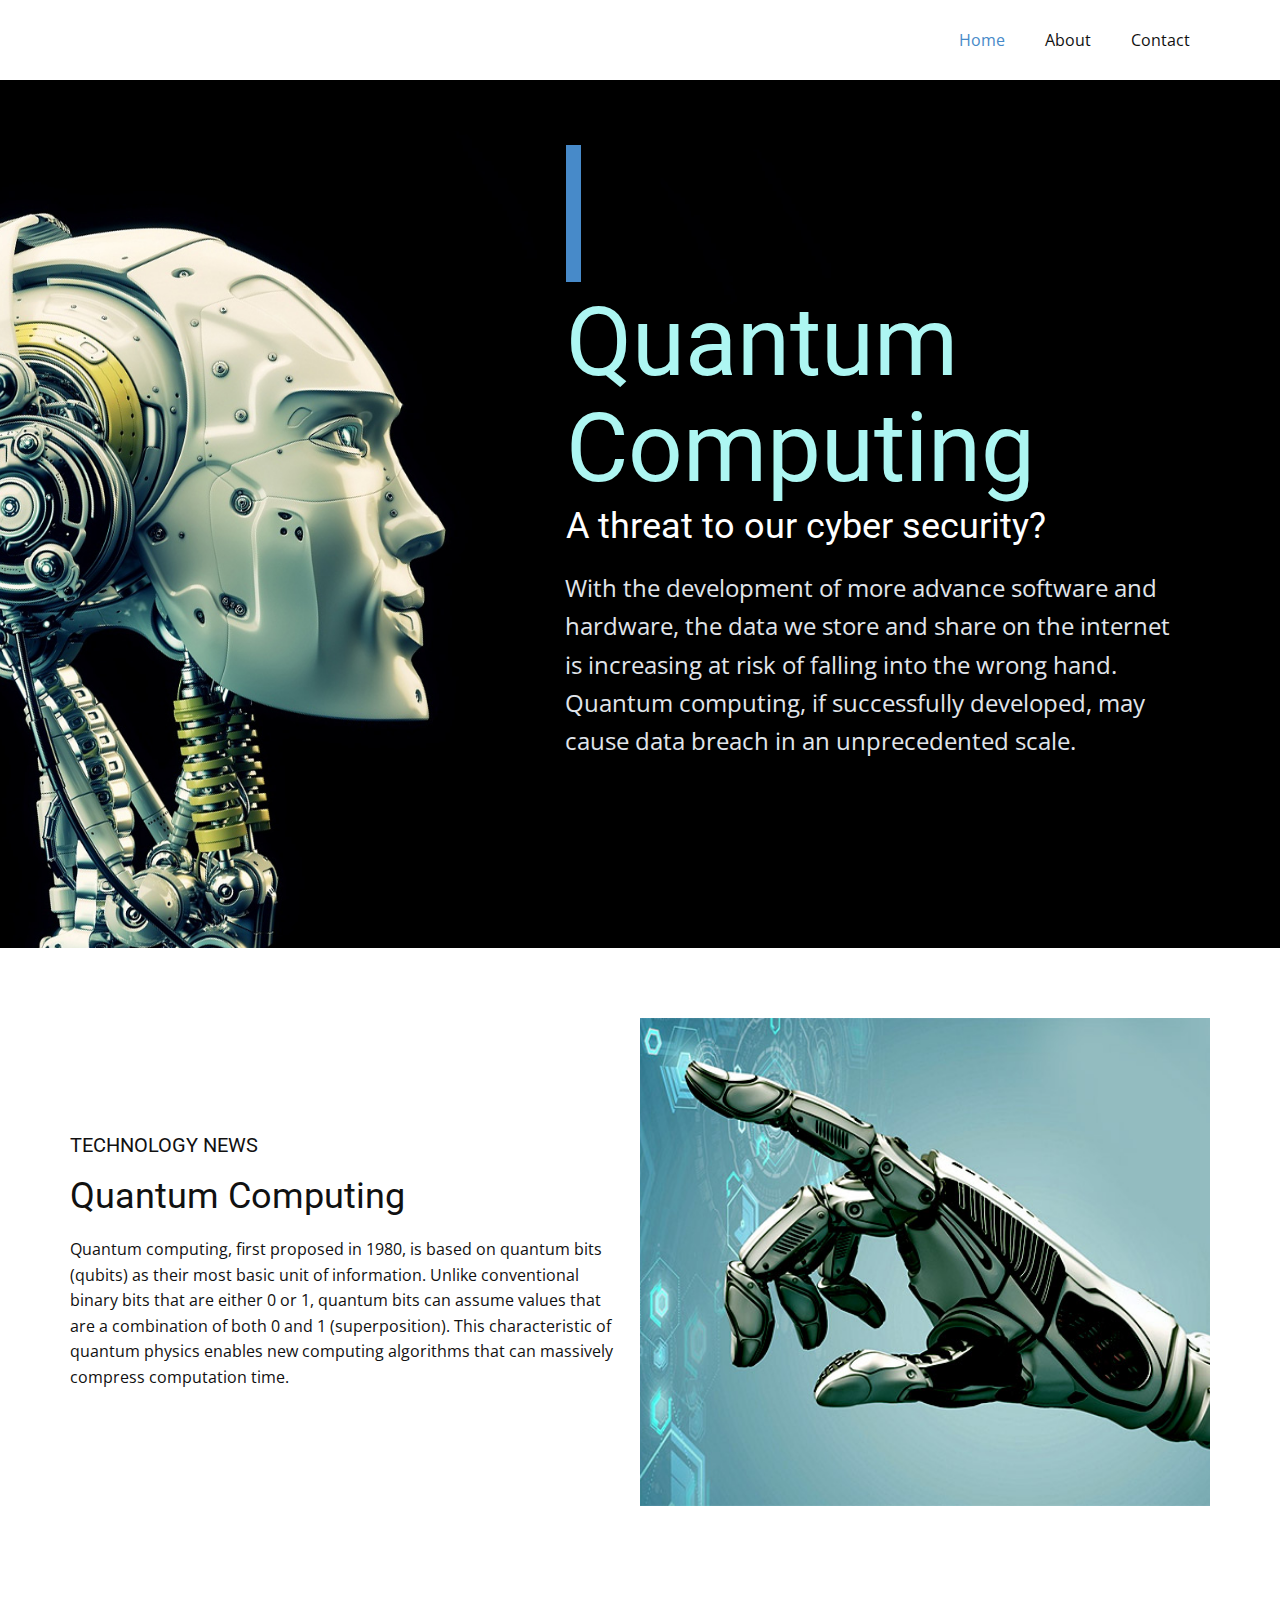
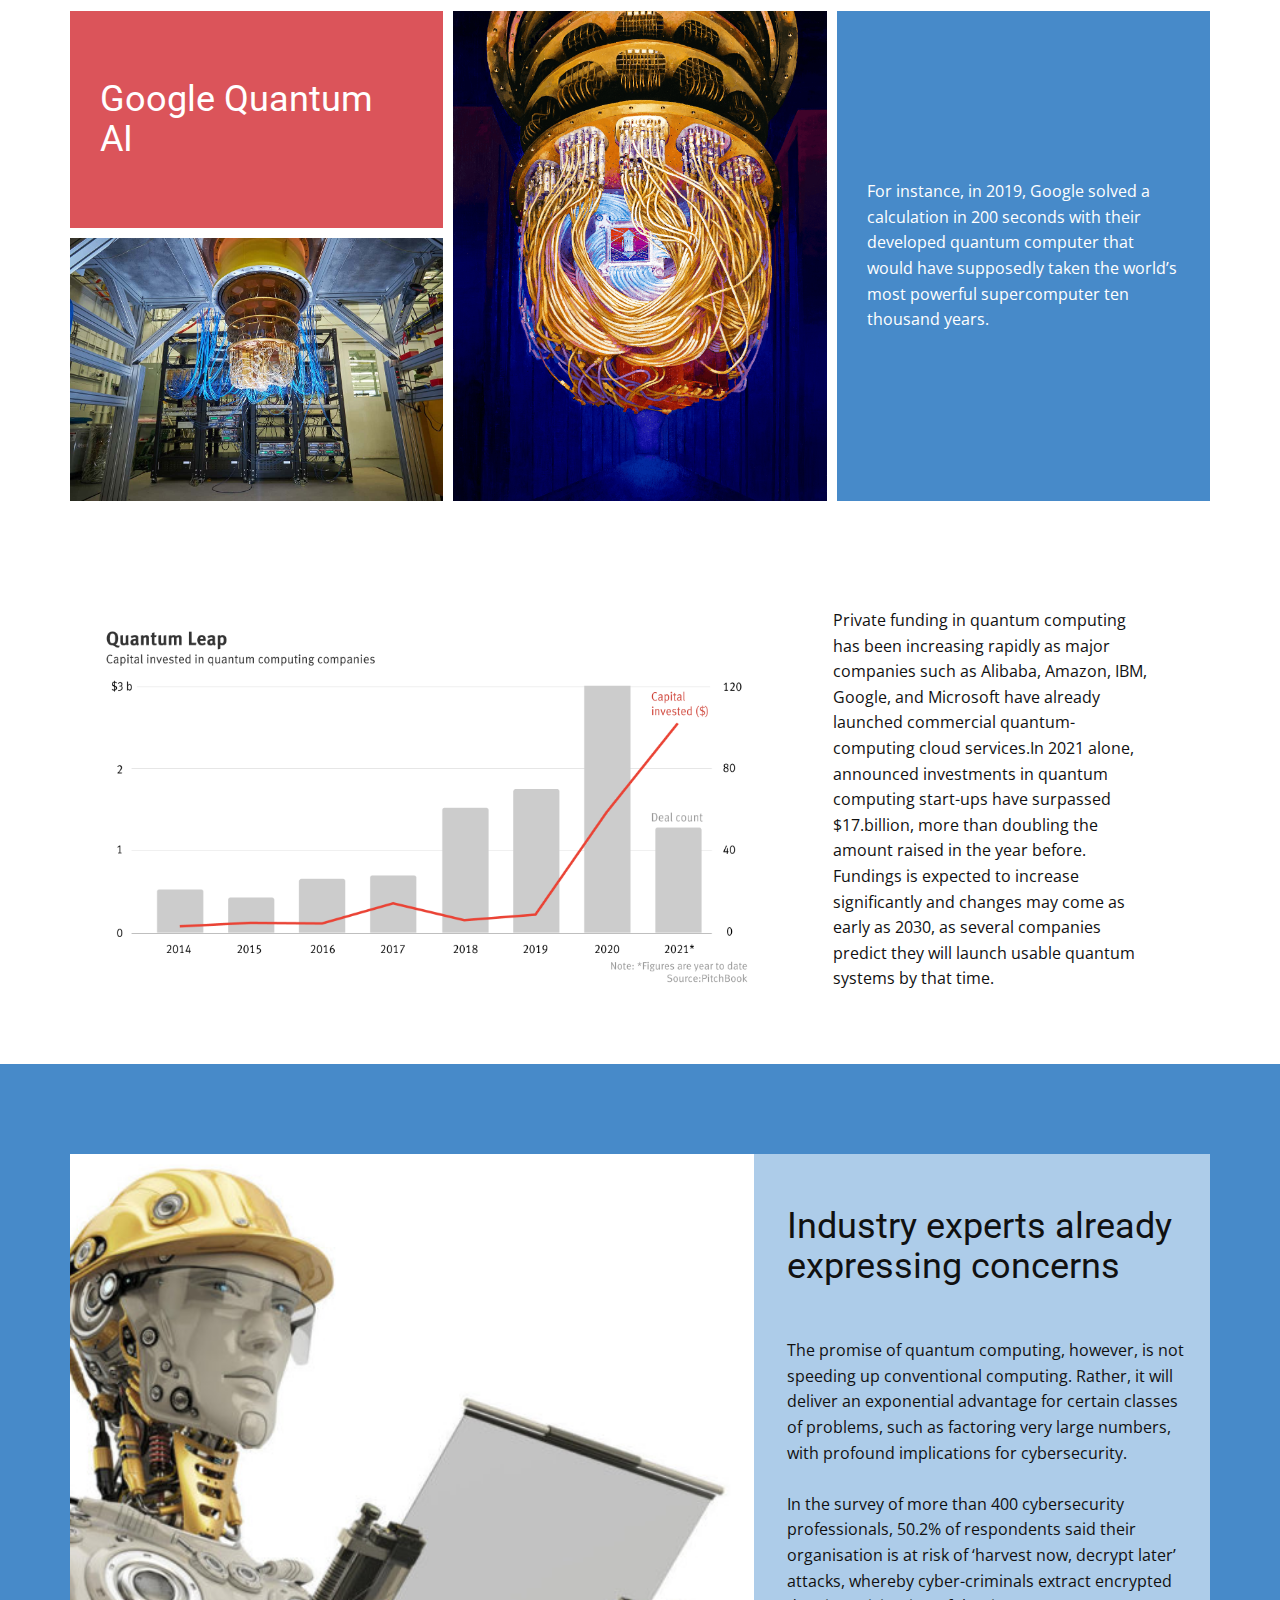
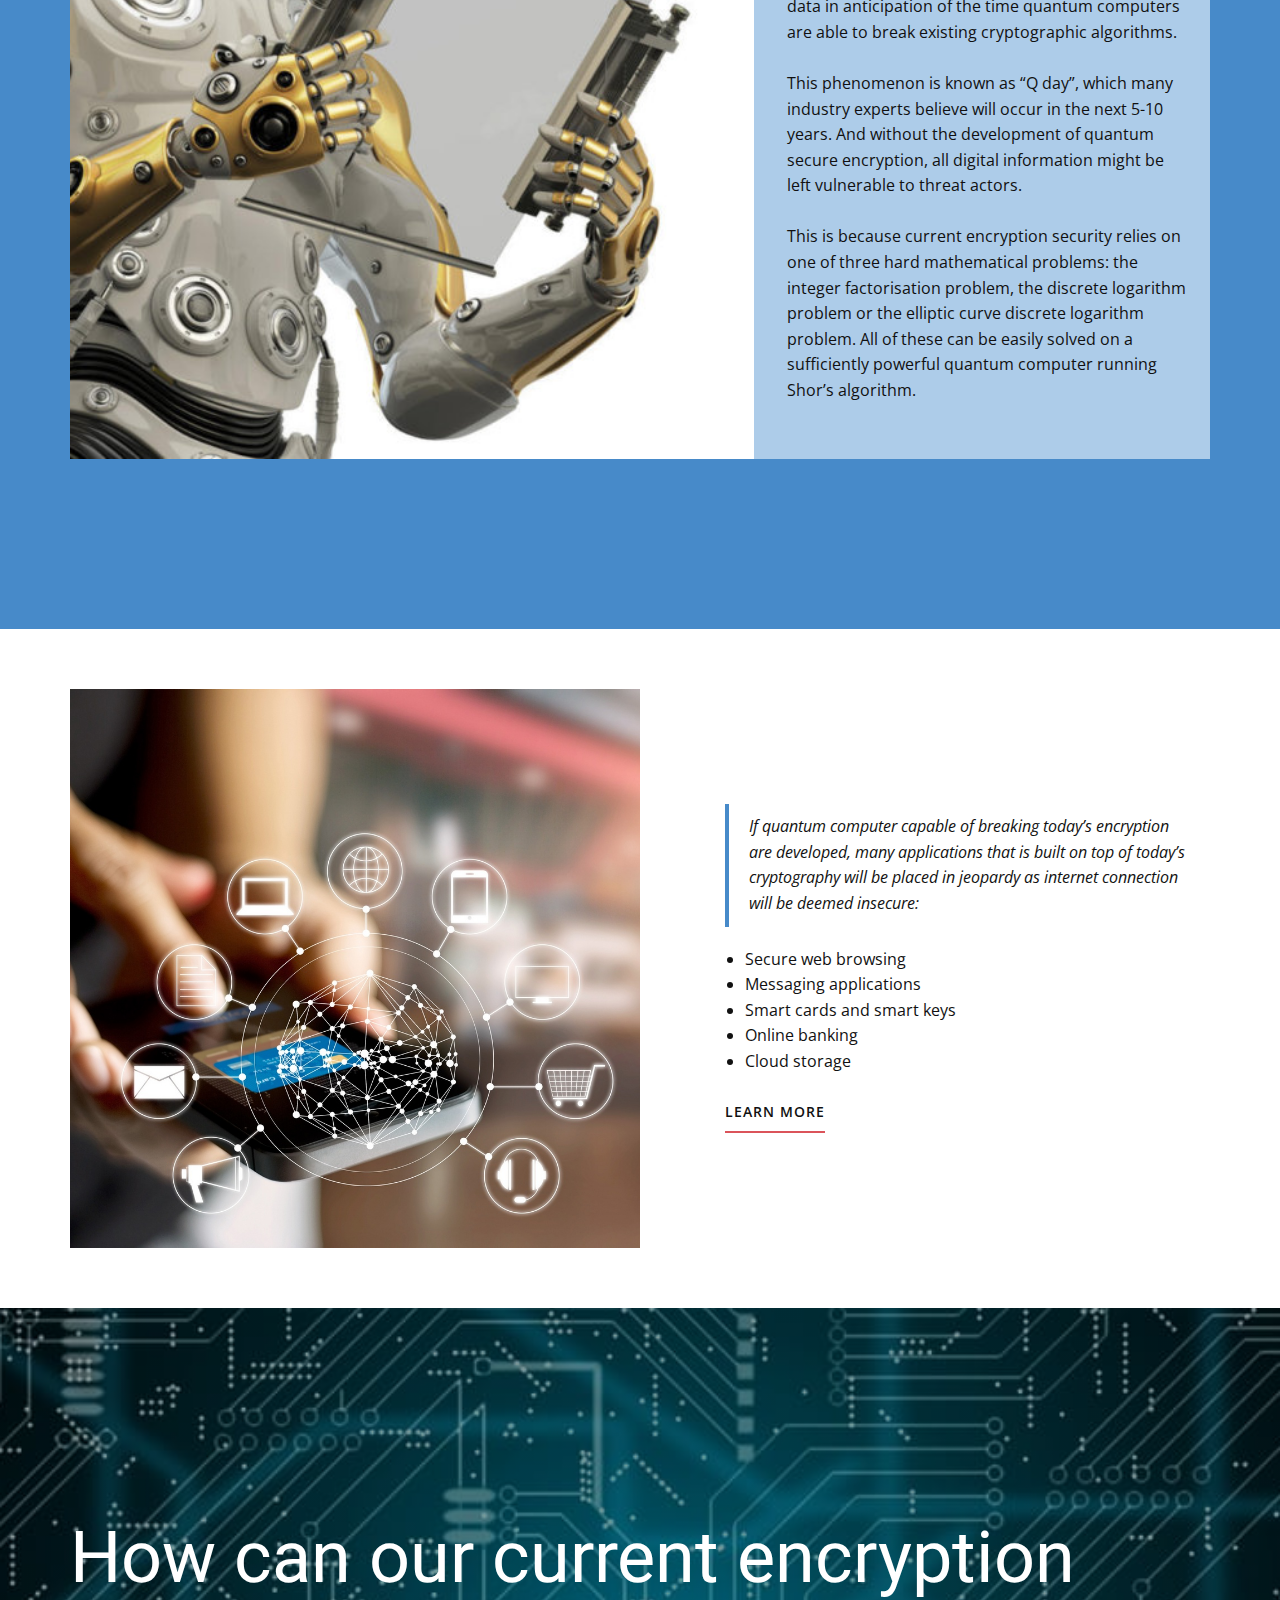
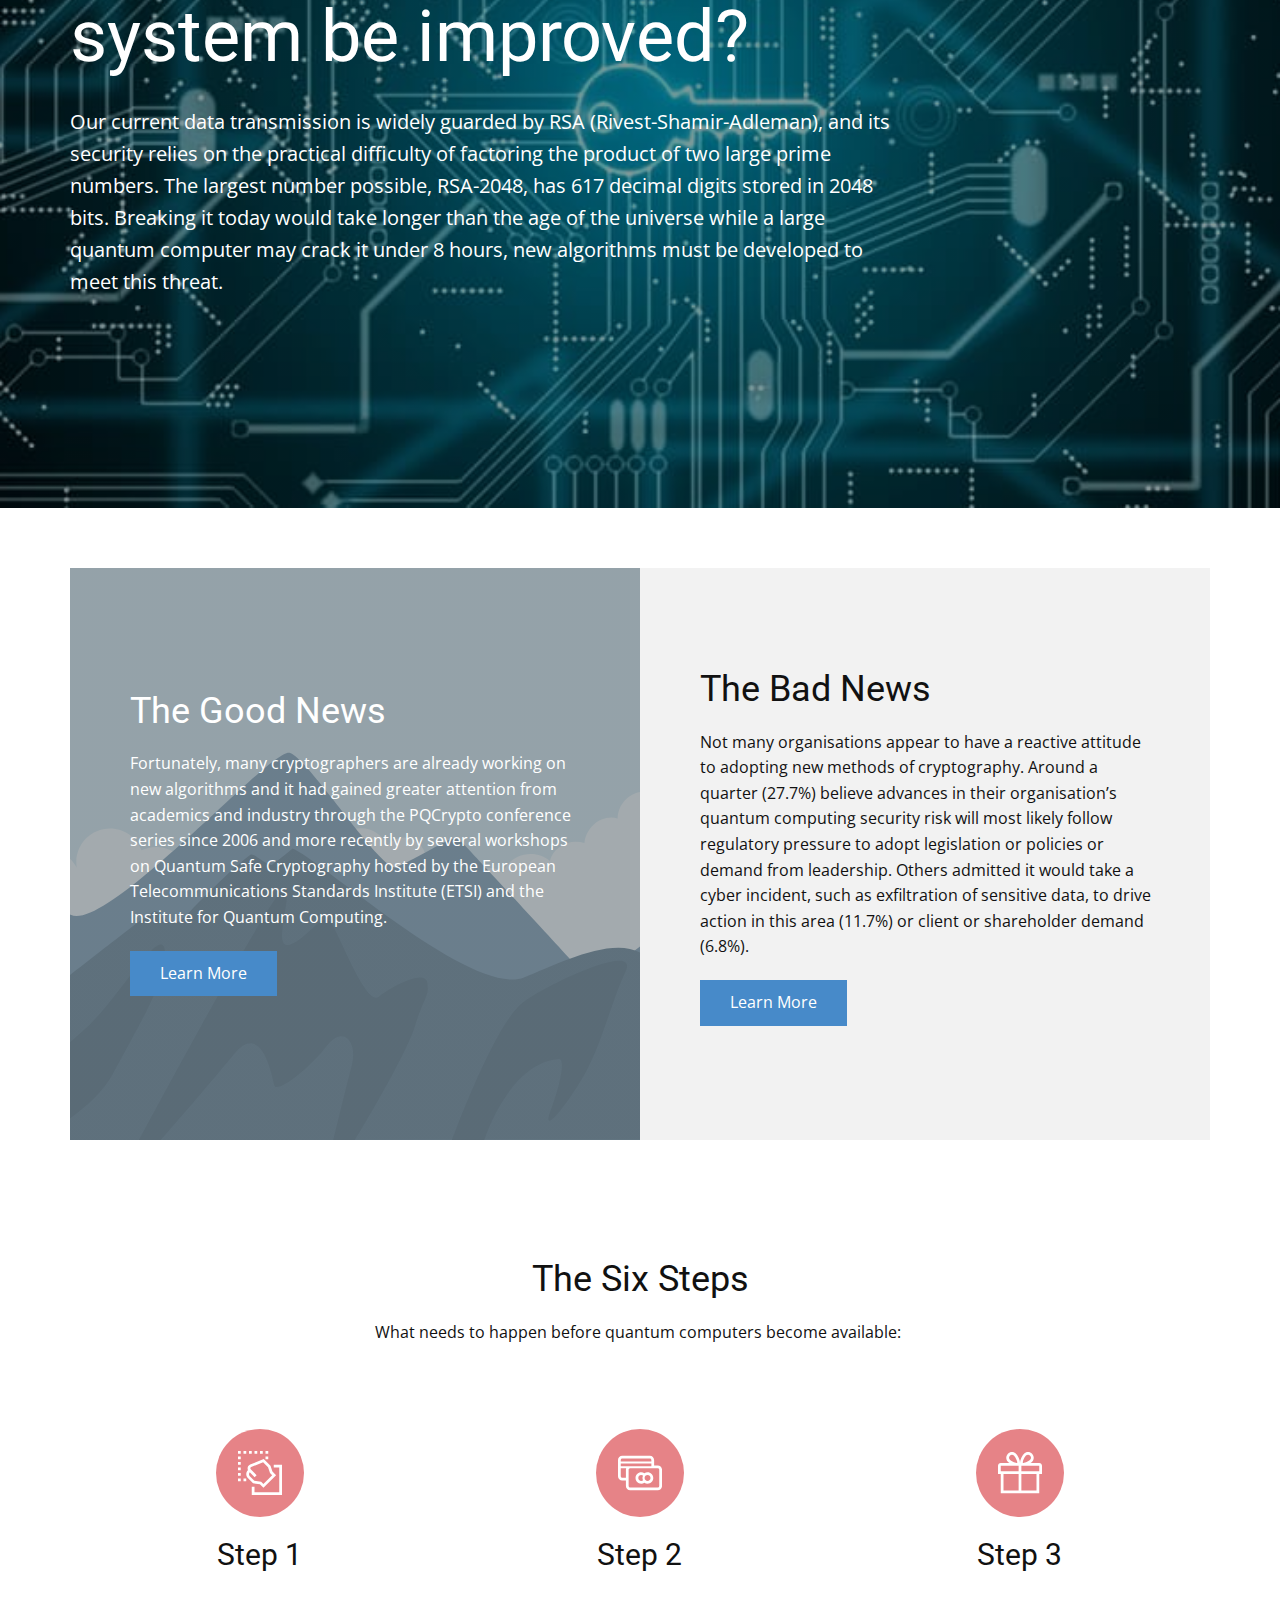
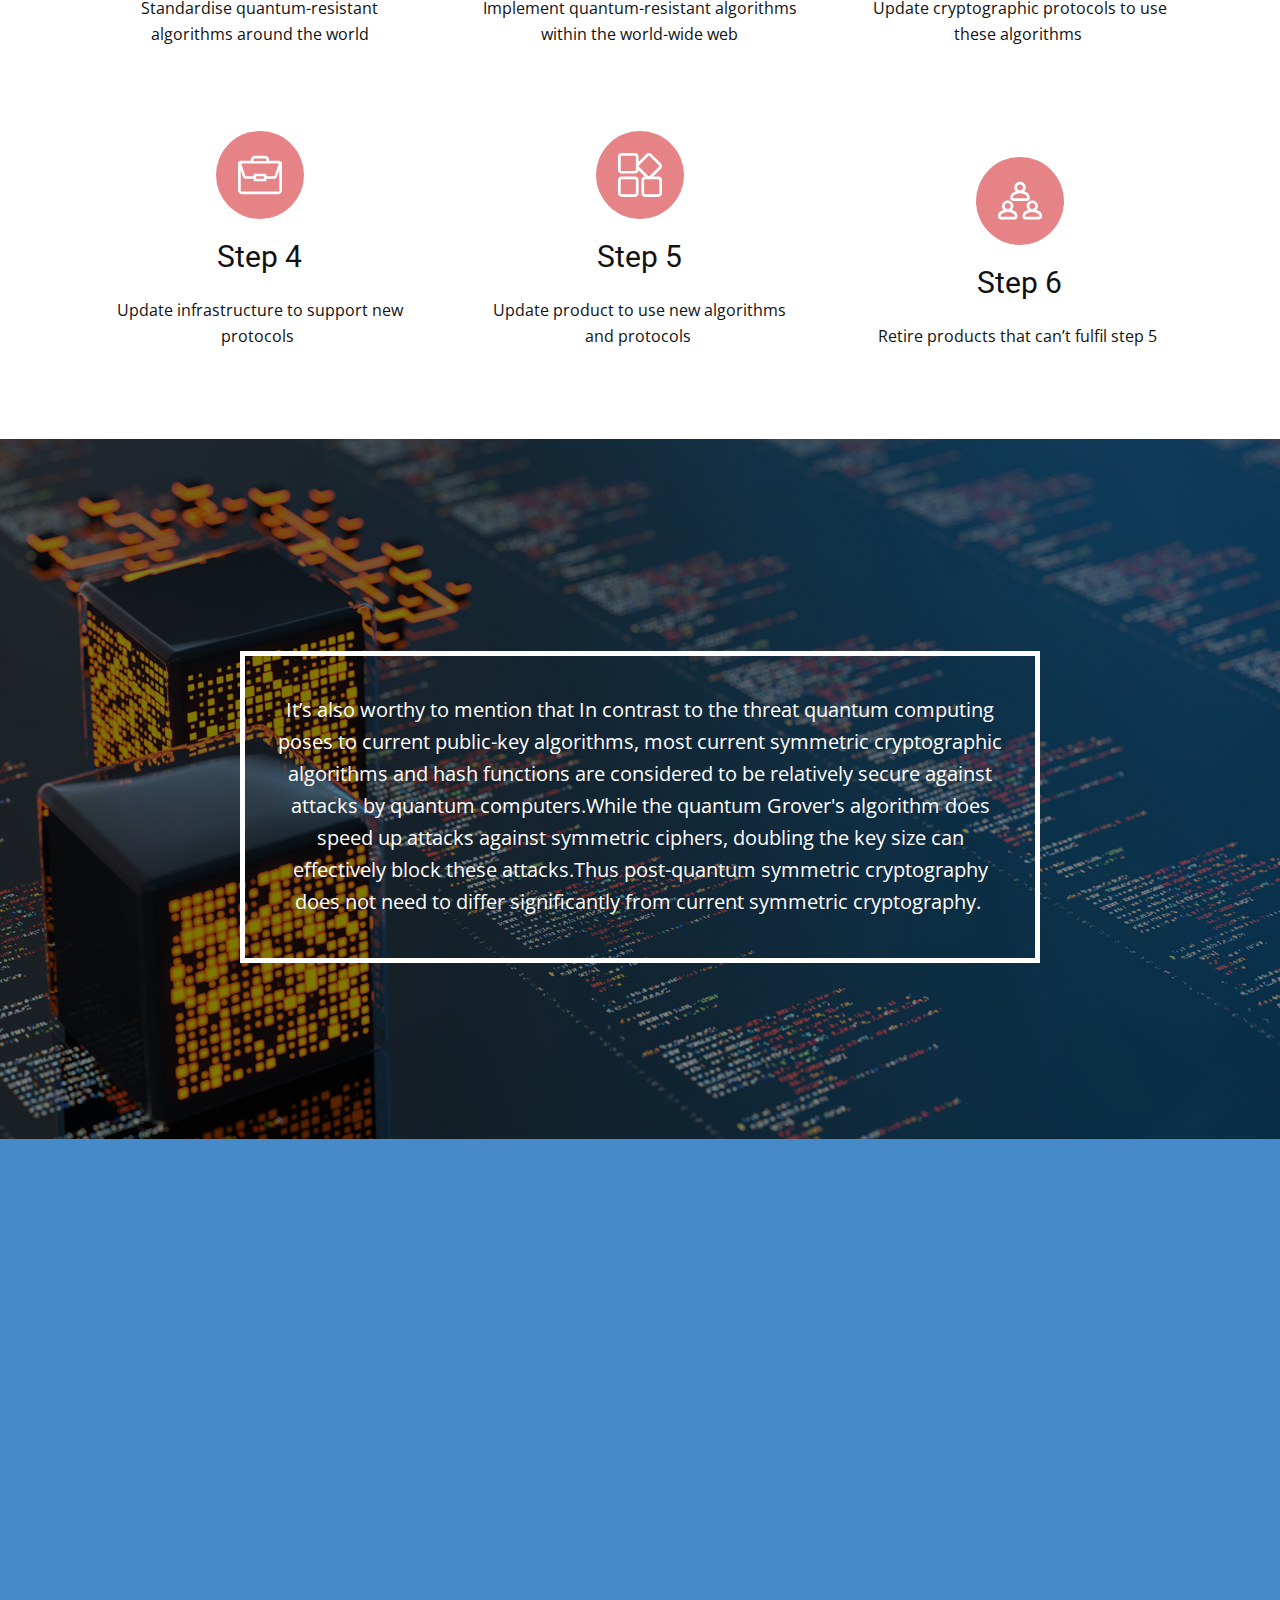
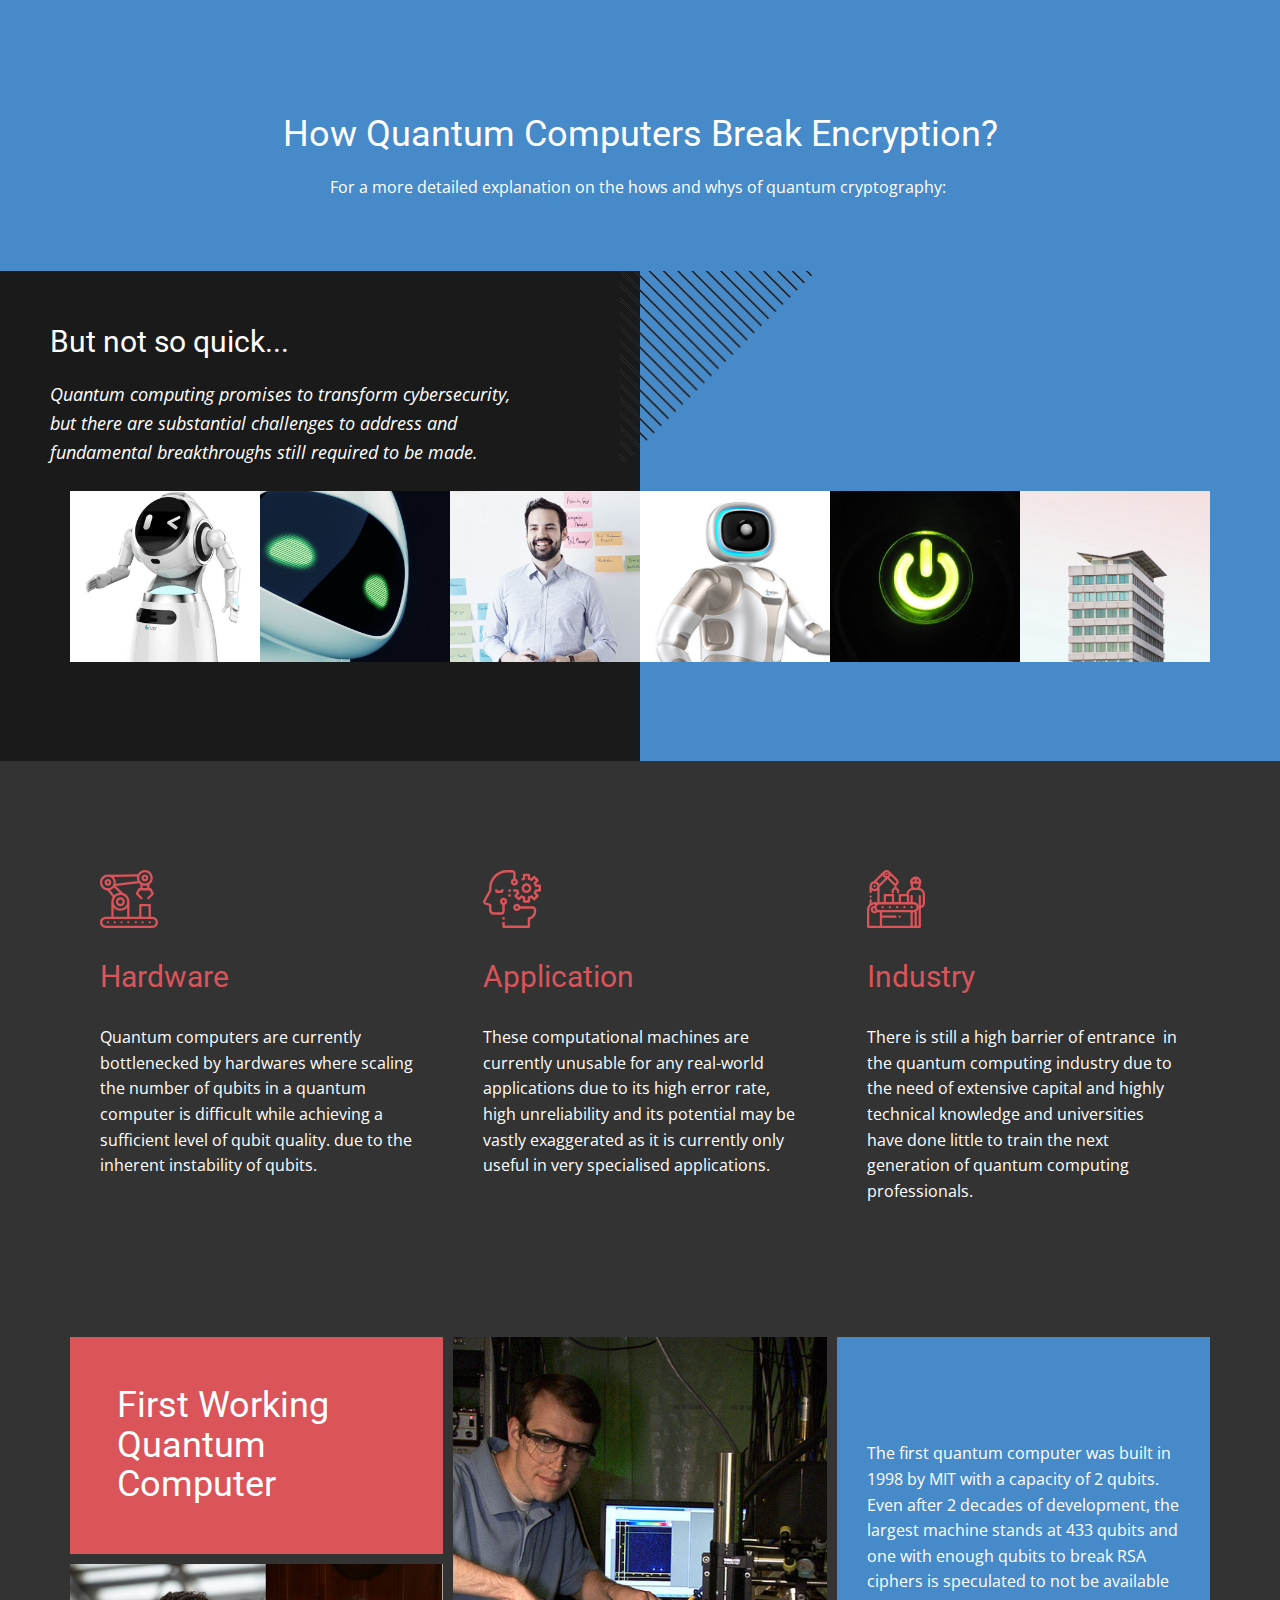
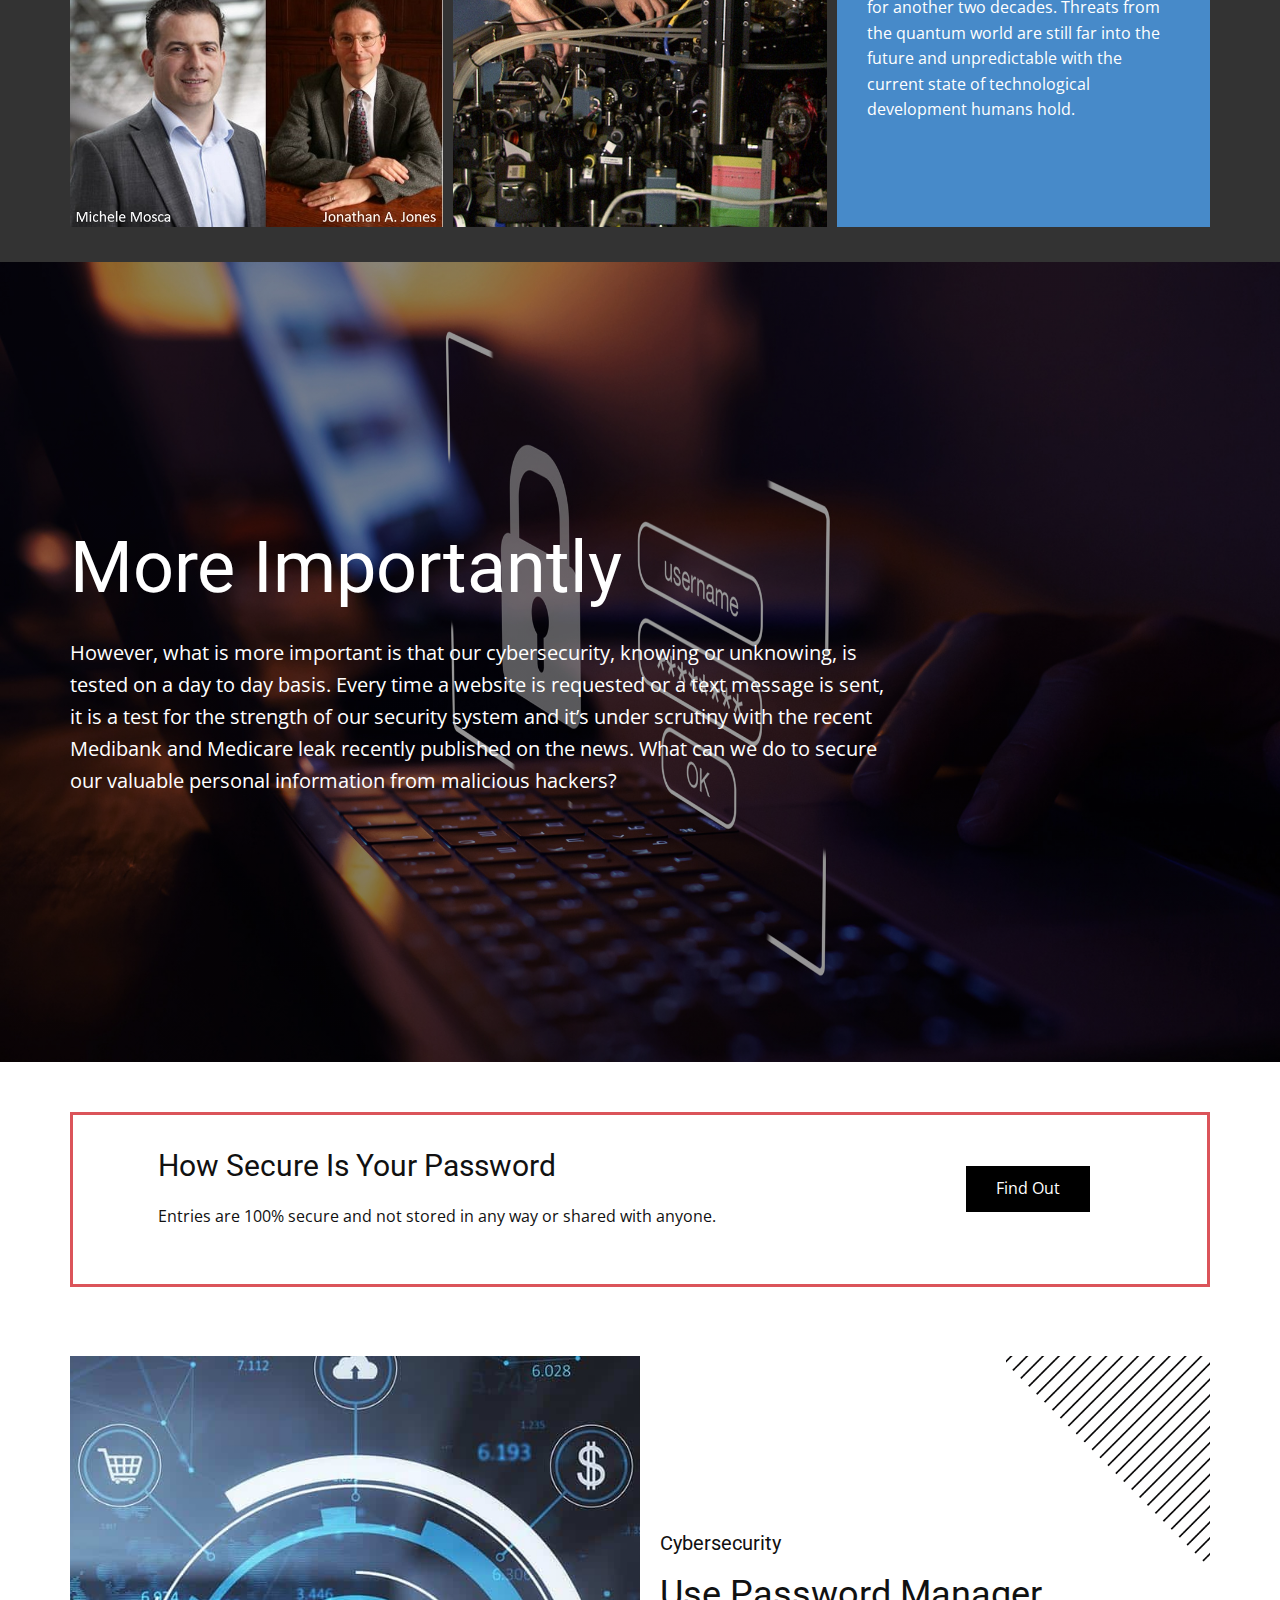
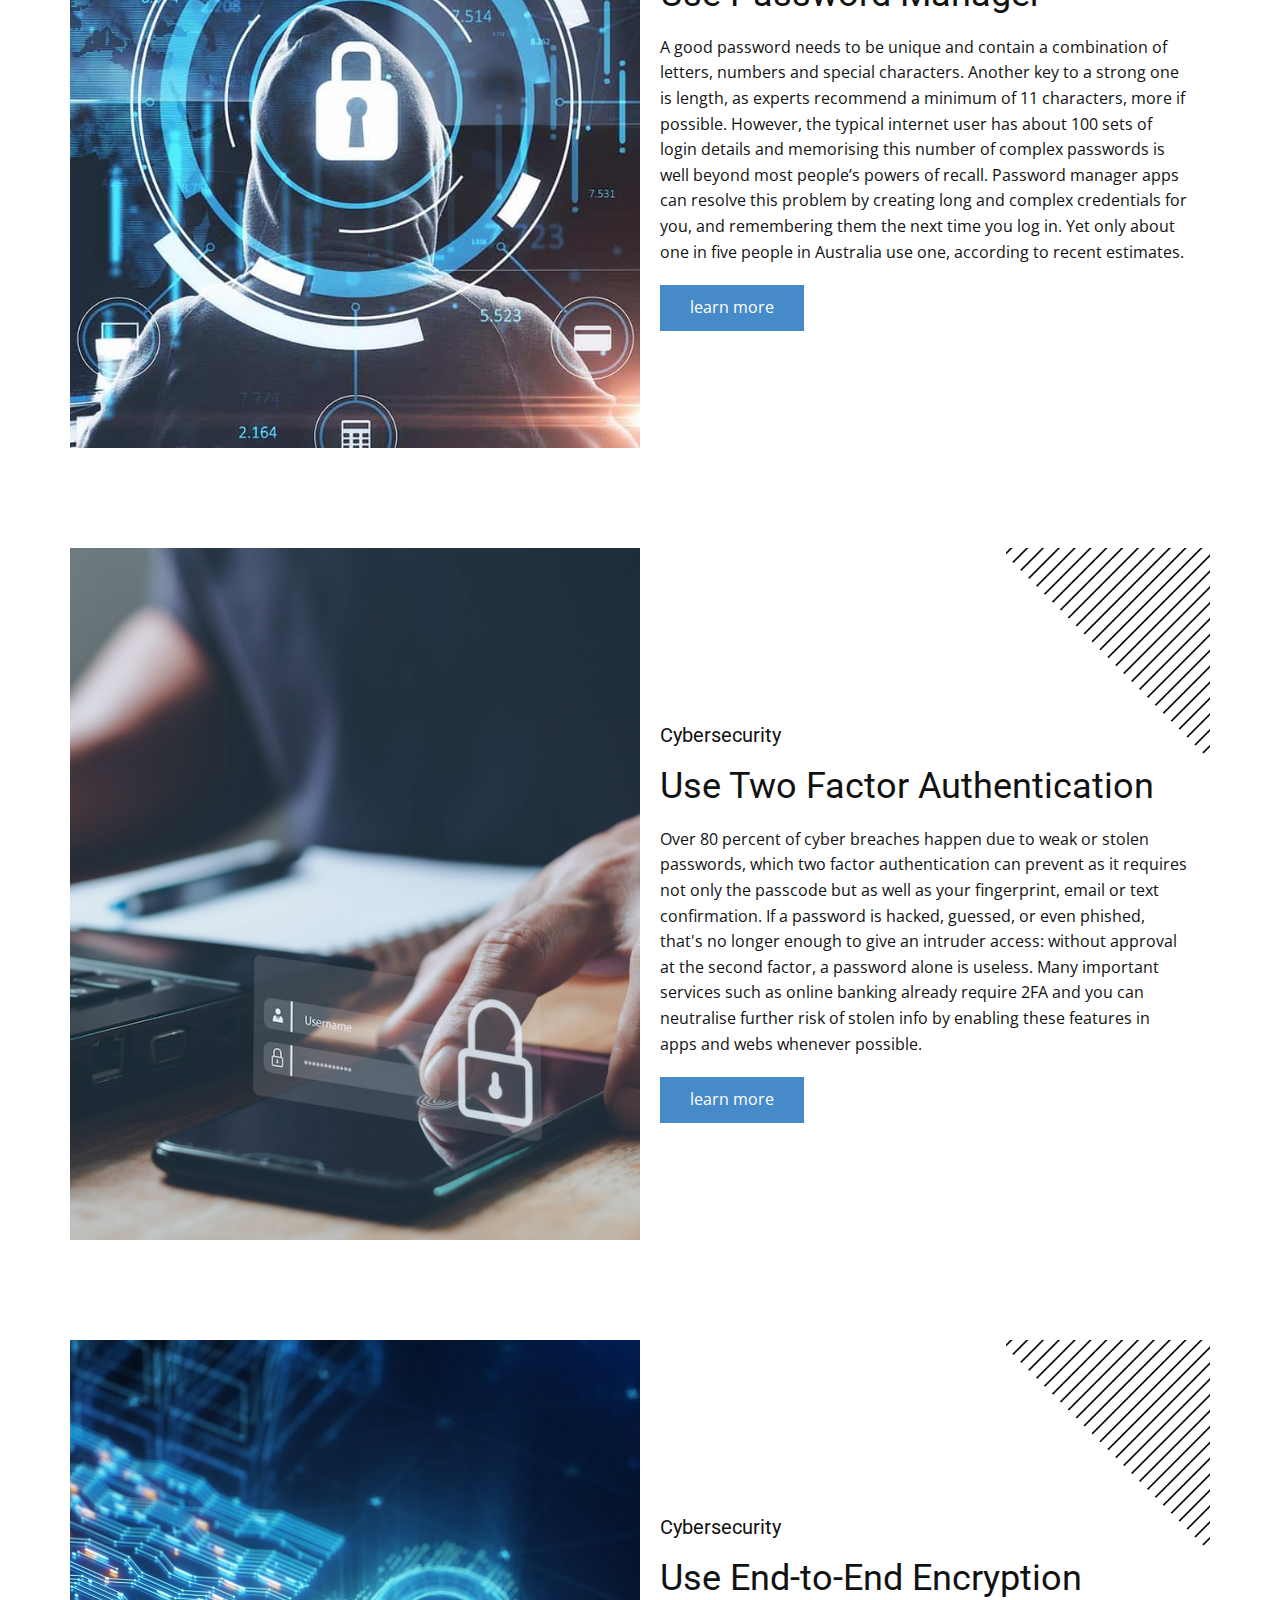
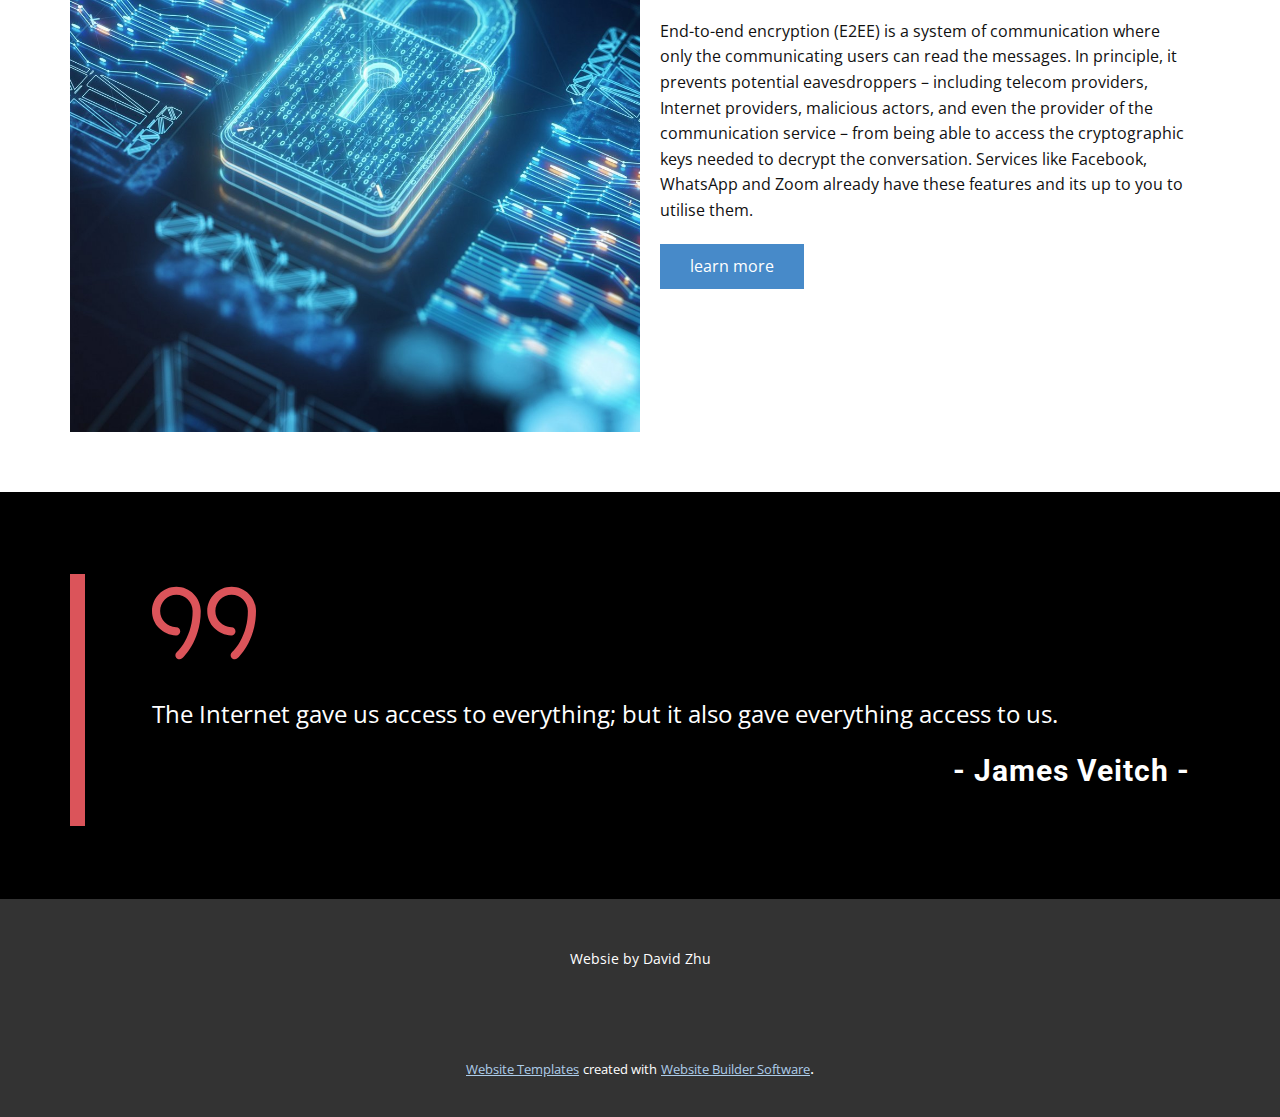
<file: index.html>
<!DOCTYPE html>
<html style="font-size: 16px;" lang="en"><head>
    <meta name="viewport" content="width=device-width, initial-scale=1.0">
    <meta charset="utf-8">
    <meta name="keywords" content="Quantum Computing, A threat to our cyber security?, Quantum Computing, The robots of CES 2019, Technology Trends, Artificial Intelligence Robots And The Future Of Work, Robots and AI, INTUITIVE">
    <meta name="description" content="">
    <title>Home</title>
    <link rel="stylesheet" href="nicepage.css" media="screen">
<link rel="stylesheet" href="Home.css" media="screen">
    <script class="u-script" type="text/javascript" src="jquery.js" defer=""></script>
    <script class="u-script" type="text/javascript" src="nicepage.js" defer=""></script>
    <meta name="generator" content="Nicepage 5.0.7, nicepage.com">
    <link id="u-theme-google-font" rel="stylesheet" href="https://fonts.googleapis.com/css?family=Roboto:100,100i,300,300i,400,400i,500,500i,700,700i,900,900i|Open+Sans:300,300i,400,400i,500,500i,600,600i,700,700i,800,800i">
    
    
    
    
    
    
    
    
    
    
    
    
    
    
    
    
    
    
    
    
    
    <script type="application/ld+json">{
		"@context": "http://schema.org",
		"@type": "Organization",
		"name": ""
}</script>
    <meta name="theme-color" content="#478ac9">
    <meta property="og:title" content="Home">
    <meta property="og:type" content="website">
  </head>
  <body data-home-page="Home.html" data-home-page-title="Home" class="u-body u-xl-mode" data-lang="en"><header class="u-clearfix u-header u-header" id="sec-580f"><div class="u-clearfix u-sheet u-sheet-1">
        <nav class="u-menu u-menu-dropdown u-offcanvas u-menu-1">
          <div class="menu-collapse" style="font-size: 1rem; letter-spacing: 0px;">
            <a class="u-button-style u-custom-left-right-menu-spacing u-custom-padding-bottom u-custom-top-bottom-menu-spacing u-nav-link u-text-active-palette-1-base u-text-hover-palette-2-base" href="#">
              <svg class="u-svg-link" viewBox="0 0 24 24"><use xmlns:xlink="http://www.w3.org/1999/xlink" xlink:href="#menu-hamburger"></use></svg>
              <svg class="u-svg-content" version="1.1" id="menu-hamburger" viewBox="0 0 16 16" x="0px" y="0px" xmlns:xlink="http://www.w3.org/1999/xlink" xmlns="http://www.w3.org/2000/svg"><g><rect y="1" width="16" height="2"></rect><rect y="7" width="16" height="2"></rect><rect y="13" width="16" height="2"></rect>
</g></svg>
            </a>
          </div>
          <div class="u-nav-container">
            <ul class="u-nav u-unstyled u-nav-1"><li class="u-nav-item"><a class="u-button-style u-nav-link u-text-active-palette-1-base u-text-hover-palette-2-base" href="Home.html" style="padding: 10px 20px;">Home</a>
</li><li class="u-nav-item"><a class="u-button-style u-nav-link u-text-active-palette-1-base u-text-hover-palette-2-base" href="About.html" style="padding: 10px 20px;">About</a>
</li><li class="u-nav-item"><a class="u-button-style u-nav-link u-text-active-palette-1-base u-text-hover-palette-2-base" href="Contact.html" style="padding: 10px 20px;">Contact</a>
</li></ul>
          </div>
          <div class="u-nav-container-collapse">
            <div class="u-black u-container-style u-inner-container-layout u-opacity u-opacity-95 u-sidenav">
              <div class="u-inner-container-layout u-sidenav-overflow">
                <div class="u-menu-close"></div>
                <ul class="u-align-center u-nav u-popupmenu-items u-unstyled u-nav-2"><li class="u-nav-item"><a class="u-button-style u-nav-link" href="Home.html">Home</a>
</li><li class="u-nav-item"><a class="u-button-style u-nav-link" href="About.html">About</a>
</li><li class="u-nav-item"><a class="u-button-style u-nav-link" href="Contact.html">Contact</a>
</li></ul>
              </div>
            </div>
            <div class="u-black u-menu-overlay u-opacity u-opacity-70"></div>
          </div>
        </nav>
      </div></header>
    <section class="u-clearfix u-image u-section-1" id="carousel_c8f8">
      <div class="u-clearfix u-sheet u-sheet-1">
        <div class="u-container-style u-group u-group-1">
          <div class="u-container-layout u-container-layout-1">
            <div class="u-palette-1-base u-shape u-shape-rectangle u-shape-1"></div>
            <h1 class="u-text u-text-palette-4-light-2 u-title u-text-1">Quantum Computing<br>
            </h1>
            <h1 class="u-text u-text-white u-title u-text-2">A threat to our cyber security?</h1>
            <p class="u-large-text u-text u-text-palette-5-light-2 u-text-variant u-text-3">With the development of more advance software and hardware, the data we store and share on the internet is increasing at risk of falling into the wrong hand. Quantum computing, if successfully developed, may cause data breach in an unprecedented scale.</p>
          </div>
        </div>
      </div>
    </section>
    <section class="u-clearfix u-section-2" id="carousel_31a3">
      <div class="u-clearfix u-sheet u-sheet-1">
        <div class="u-clearfix u-expanded-width u-gutter-0 u-layout-spacing-top u-layout-wrap u-layout-wrap-1">
          <div class="u-gutter-0 u-layout">
            <div class="u-layout-row">
              <div class="u-container-style u-layout-cell u-left-cell u-size-30 u-layout-cell-1">
                <div class="u-container-layout u-valign-middle u-container-layout-1">
                  <h5 class="u-text u-text-1">TECHNOLOGY NEWS</h5>
                  <h2 class="u-text u-text-2">Quantum Computing</h2>
                  <p class="u-text u-text-3"> Quantum computing, first proposed in 1980, is based on quantum bits (qubits) as their most basic unit of information. Unlike conventional binary bits that are either 0 or 1, quantum bits can assume values that are a combination of both 0 and 1 (superposition). This characteristic of quantum physics enables new computing algorithms that can massively compress computation time.&nbsp;&nbsp;<br>
                  </p>
                </div>
              </div>
              <div class="u-align-left u-container-style u-image u-layout-cell u-right-cell u-size-30 u-image-1">
                <div class="u-container-layout u-valign-middle u-container-layout-2" src=""></div>
              </div>
            </div>
          </div>
        </div>
      </div>
    </section>
    <section class="u-clearfix u-section-3" id="carousel_e1cc">
      <div class="u-clearfix u-sheet u-valign-middle u-sheet-1">
        <div class="u-clearfix u-expanded-width u-expanded-width-md u-gutter-10 u-layout-wrap u-layout-wrap-1">
          <div class="u-layout">
            <div class="u-layout-row">
              <div class="u-size-20 u-size-60-md u-size-xs-60">
                <div class="u-layout-col">
                  <div class="u-align-left u-container-style u-layout-cell u-left-cell u-palette-2-base u-size-36 u-layout-cell-1" src="">
                    <div class="u-container-layout u-valign-middle u-container-layout-1">
                      <h2 class="u-text u-text-1">Google Quantum AI</h2>
                    </div>
                  </div>
                  <div class="u-align-left u-container-style u-image u-layout-cell u-left-cell u-size-24 u-image-1" data-image-width="1200" data-image-height="800">
                    <div class="u-container-layout" src=""></div>
                  </div>
                </div>
              </div>
              <div class="u-size-20 u-size-30-md u-size-xs-30">
                <div class="u-layout-row">
                  <div class="u-align-left u-container-style u-image u-layout-cell u-size-60 u-image-2" src="" data-image-width="1198" data-image-height="1600">
                    <div class="u-container-layout" src=""></div>
                  </div>
                </div>
              </div>
              <div class="u-size-20 u-size-30-md u-size-xs-30">
                <div class="u-layout-row">
                  <div class="u-align-left u-container-style u-layout-cell u-palette-1-base u-right-cell u-size-60 u-layout-cell-4">
                    <div class="u-container-layout u-valign-middle u-container-layout-4">
                      <p class="u-text u-text-2"> For instance, in 2019, Google solved a calculation in 200 seconds with their developed quantum computer that would have supposedly taken the world’s most powerful supercomputer ten thousand years.&nbsp;<br>
                      </p>
                    </div>
                  </div>
                </div>
              </div>
            </div>
          </div>
        </div>
      </div>
    </section>
    <section class="u-clearfix u-section-4" id="carousel_257a">
      <div class="u-clearfix u-sheet u-valign-middle u-sheet-1">
        <div class="u-clearfix u-expanded-width u-gutter-0 u-layout-spacing-top u-layout-wrap u-layout-wrap-1">
          <div class="u-gutter-0 u-layout">
            <div class="u-layout-row">
              <div class="u-container-style u-layout-cell u-left-cell u-size-37 u-layout-cell-1">
                <div class="u-container-layout u-container-layout-1">
                  <img class="u-image u-image-contain u-image-default u-image-1" src="images/5c5d5d4c-a960-4877-8f3d-4c776c835fc7.png" alt="" data-image-width="1860" data-image-height="1046">
                </div>
              </div>
              <div class="u-align-left u-container-style u-layout-cell u-right-cell u-size-23 u-layout-cell-2">
                <div class="u-container-layout u-valign-middle u-container-layout-2" src="">
                  <p class="u-text u-text-default u-text-1"> Private funding in quantum computing has been increasing rapidly as major companies such as Alibaba, Amazon, IBM, Google, and Microsoft have already launched commercial quantum-computing cloud services.In 2021 alone, announced investments in quantum computing start-ups have surpassed $17.billion, more than doubling the amount raised in the year before. Fundings is expected to increase significantly and changes may come as early as 2030, as several companies predict they will launch usable quantum systems by that time.&nbsp;<br>
                  </p>
                </div>
              </div>
            </div>
          </div>
        </div>
      </div>
    </section>
    <section class="u-clearfix u-palette-1-base u-section-5" id="carousel_5613">
      <div class="u-clearfix u-sheet u-sheet-1">
        <div class="u-clearfix u-expanded-width u-layout-wrap u-layout-wrap-1">
          <div class="u-gutter-0 u-layout">
            <div class="u-layout-row">
              <div class="u-container-style u-image u-layout-cell u-left-cell u-size-36 u-image-1" data-image-width="700" data-image-height="700">
                <div class="u-container-layout"></div>
              </div>
              <div class="u-container-style u-layout-cell u-palette-1-light-2 u-right-cell u-size-24 u-layout-cell-2">
                <div class="u-container-layout u-valign-middle-sm u-container-layout-2">
                  <h2 class="u-text u-text-1">Industry experts already expressing concerns</h2>
                  <p class="u-text u-text-2"> The promise of quantum computing, however, is not speeding up conventional computing. Rather, it will deliver an exponential advantage for certain classes of problems, such as factoring very large numbers, with profound implications for cybersecurity.&nbsp;<br>
                    <br>In the survey of more than 400 cybersecurity professionals, 50.2% of respondents said their organisation is at risk of ‘harvest now, decrypt later’ attacks, whereby cyber-criminals extract encrypted data in anticipation of the time quantum computers are able to break existing cryptographic algorithms.&nbsp;<br>
                    <br>This phenomenon is known as “Q day”, which many industry experts believe will occur in the next 5-10 years. And without the development of quantum secure encryption, all digital information might be left vulnerable to threat actors.&nbsp;<br>
                    <br>This is because current encryption security relies on one of three hard mathematical problems: the integer factorisation problem, the discrete logarithm problem or the elliptic curve discrete logarithm problem. All of these can be easily solved on a sufficiently powerful quantum computer running Shor’s algorithm.&nbsp;<br>
                  </p>
                </div>
              </div>
            </div>
          </div>
        </div>
      </div>
    </section>
    <section class="u-align-center u-clearfix u-section-6" id="sec-dc5e">
      <div class="u-clearfix u-sheet u-valign-middle u-sheet-1">
        <div class="u-clearfix u-expanded-width u-gutter-0 u-layout-wrap u-layout-wrap-1">
          <div class="u-layout">
            <div class="u-layout-row">
              <div class="u-container-style u-image u-layout-cell u-left-cell u-size-30 u-image-1" data-image-width="5000" data-image-height="2613">
                <div class="u-container-layout"></div>
              </div>
              <div class="u-align-left u-container-style u-layout-cell u-right-cell u-size-30 u-layout-cell-2">
                <div class="u-container-layout u-valign-middle u-container-layout-2">
                  <blockquote class="u-text u-text-1"> If quantum computer capable of breaking today’s encryption are developed, many applications that is built on top of today’s cryptography will be placed in jeopardy as internet connection will be deemed insecure:</blockquote>
                  <ul class="u-text u-text-2">
                    <li> Secure web browsing </li>
                    <li>Messaging applications </li>
                    <li>Smart cards and smart keys </li>
                    <li>Online banking </li>
                    <li>Cloud storage</li>
                  </ul>
                  <a href="https://www.nexenio.com/will-quantum-computers-break-the-internet/" class="u-border-2 u-border-no-left u-border-no-right u-border-no-top u-border-palette-2-base u-btn u-btn-rectangle u-button-style u-none u-text-body-color u-text-hover-palette-2-base u-btn-1">learn more</a>
                </div>
              </div>
            </div>
          </div>
        </div>
      </div>
    </section>
    <section class="u-align-left u-clearfix u-image u-shading u-section-7" src="" data-image-width="1000" data-image-height="450" id="sec-5258">
      <div class="u-clearfix u-sheet u-valign-middle u-sheet-1">
        <h1 class="u-text u-text-default u-title u-text-1"> How can our current encryption system be improved?&nbsp;<br>
        </h1>
        <p class="u-large-text u-text u-text-variant u-text-2"> Our current data transmission is widely guarded by RSA (Rivest-Shamir-Adleman), and its security relies on the practical difficulty of factoring the product of two large prime numbers. The largest number possible, RSA-2048, has 617 decimal digits stored in 2048 bits. Breaking it today would take longer than the age of the universe while a large quantum computer may crack it under 8 hours, new algorithms must be developed to meet this threat.&nbsp;<br>
        </p>
      </div>
    </section>
    <section class="u-clearfix u-section-8" id="sec-8f88">
      <div class="u-clearfix u-sheet u-sheet-1">
        <div class="u-clearfix u-expanded-width u-gutter-0 u-layout-wrap u-layout-wrap-1">
          <div class="u-layout" style="">
            <div class="u-layout-row" style="">
              <div class="u-align-left u-container-style u-image u-layout-cell u-left-cell u-shading u-size-30 u-size-xs-60 u-image-1" src="" data-image-width="1080" data-image-height="1080">
                <div class="u-container-layout u-valign-middle u-container-layout-1" src="">
                  <h2 class="u-text u-text-default u-text-1">The Good News</h2>
                  <p class="u-text u-text-2"> Fortunately, many cryptographers are already working on new algorithms and it had gained greater attention from academics and industry through the PQCrypto conference series since 2006 and more recently by several workshops on Quantum Safe Cryptography hosted by the European Telecommunications Standards Institute (ETSI) and the Institute for Quantum Computing.&nbsp;<br>
                  </p>
                  <a href="https://cloud.ibm.com/docs/key-protect?topic=key-protect-quantum-safe-cryptography-tls-introduction" class="u-btn u-button-style u-palette-1-base u-btn-1">Learn More</a>
                </div>
              </div>
              <div class="u-align-left u-container-style u-grey-5 u-layout-cell u-right-cell u-size-30 u-size-xs-60 u-layout-cell-2">
                <div class="u-container-layout u-container-layout-2">
                  <h2 class="u-text u-text-default u-text-3">The Bad News</h2>
                  <p class="u-text u-text-4"> Not many organisations appear to have a reactive attitude to adopting new methods of cryptography. Around a quarter (27.7%) believe advances in their organisation’s quantum computing security risk will most likely follow regulatory pressure to adopt legislation or policies or demand from leadership. Others admitted it would take a cyber incident, such as exfiltration of sensitive data, to drive action in this area (11.7%) or client or shareholder demand (6.8%).&nbsp;<br>
                  </p>
                  <a href="https://www.ilo.org/wcmsp5/groups/public/---dgreports/---dcomm/---publ/documents/publication/wcms_737648.pdf" class="u-btn u-button-style u-palette-1-base u-btn-2">Learn More</a>
                </div>
              </div>
            </div>
          </div>
        </div>
      </div>
    </section>
    <section class="u-align-center u-clearfix u-section-9" id="sec-54d6">
      <div class="u-clearfix u-sheet u-valign-middle u-sheet-1">
        <h2 class="u-text u-text-default u-text-1">The Six Steps</h2>
        <p class="u-text u-text-2"> What needs to happen before quantum computers become available:&nbsp;<br>
        </p>
        <div class="u-expanded-width u-list u-list-1">
          <div class="u-repeater u-repeater-1">
            <div class="u-align-center u-container-style u-list-item u-repeater-item u-video-cover u-white u-list-item-1">
              <div class="u-container-layout u-similar-container u-valign-bottom u-container-layout-1"><span class="u-icon u-icon-circle u-palette-2-light-1 u-icon-1"><svg class="u-svg-link" preserveAspectRatio="xMidYMin slice" viewBox="0 0 128 128" style=""><use xmlns:xlink="http://www.w3.org/1999/xlink" xlink:href="#svg-c165"></use></svg><svg class="u-svg-content" viewBox="0 0 128 128" id="svg-c165"><polygon points="104 40 104 48 120 48 120 120 48 120 48 104 40 104 40 128 128 128 128 40"></polygon><rect x="80" width="8" height="8"></rect><rect x="16" width="8" height="8"></rect><rect x="32" width="8" height="8"></rect><rect x="16" y="80" width="8" height="8"></rect><rect x="48" width="8" height="8"></rect><rect x="64" width="8" height="8"></rect><rect width="8" height="8"></rect><rect y="48" width="8" height="8"></rect><rect y="64" width="8" height="8"></rect><rect y="32" width="8" height="8"></rect><rect y="16" width="8" height="8"></rect><rect x="80" y="16" width="8" height="8"></rect><rect y="80" width="8" height="8"></rect><path d="m63.6 96.8 10.4 10.4 36.8-36.8-10.6-10.6-5.7-17-19.6-19.5-39.5 16.2c-6.1 2.5-9.1 9.5-6.5 15.7l0.3 0.6-0.5 0.5c-6.2 6.2-6.2 16.4 0 22.6l15.1 15.1 19.8 2.8zm-31.6-29.2c0-2.1 0.8-4.2 2.3-5.7l14.1 14.1 5.7-5.7-17-17c-1.6-1.6-1.6-4.1 0-5.7 0.4-0.4 0.8-0.7 1.3-0.9l34.6-14 14.4 14.4 5.7 17 6.3 6.3-25.5 25.5-6.6-6.6-19.8-2.8-13.2-13.3c-1.5-1.5-2.3-3.5-2.3-5.6z"></path></svg>
            
            
          </span>
                <h3 class="u-text u-text-3">Step 1</h3>
                <p class="u-text u-text-4">Standardise quantum-resistant algorithms around the world</p>
              </div>
            </div>
            <div class="u-align-center u-container-style u-list-item u-repeater-item u-video-cover u-white u-list-item-2">
              <div class="u-container-layout u-similar-container u-valign-bottom u-container-layout-2"><span class="u-icon u-icon-circle u-palette-2-light-1 u-icon-2"><svg class="u-svg-link" preserveAspectRatio="xMidYMin slice" viewBox="0 0 128 128" style=""><use xmlns:xlink="http://www.w3.org/1999/xlink" xlink:href="#svg-8f47"></use></svg><svg class="u-svg-content" viewBox="0 0 128 128" id="svg-8f47"><path d="m92.7 22c2.4 0 4.4 2 4.4 4.5v4.2h-89.1v-4.2c0-2.5 2-4.5 4.4-4.5h80.3m4.4 14.6v7.8h-61.8-0.6-26.7v-7.8h89.1m18.5 13.7c2.4 0 4.4 2 4.4 4.5v46.7c0 2.5-2 4.5-4.4 4.5h-80.3c-2.4 0-4.4-2-4.4-4.5v-46.7c0-2.3 1.8-4.3 4.1-4.4l80.6-0.1m-91.6 0.1c-0.6 1.3-1 2.9-1 4.4v22.9h-10.6c-2.4 0-4.4-2-4.4-4.5v-22.8h18m66.7-36.4h-80.3c-6.8 0-12.4 5.6-12.4 12.5v46.8c0 6.9 5.6 12.5 12.4 12.5h10.6v15.9c0 6.9 5.6 12.5 12.4 12.5h80.3c6.8 0 12.4-5.6 12.4-12.5v-46.7c0-6.9-5.6-12.5-12.4-12.5h-10.6v-15.9c-0.1-7-5.6-12.6-12.4-12.6z"></path><path d="m67.6 69.9c2 0 3.8 0.7 5.3 1.8-1.1 2-1.7 4.3-1.7 6.8 0 2.4 0.6 4.7 1.7 6.8-1.5 1.2-3.4 1.8-5.3 1.8-4.7 0-8.6-3.9-8.6-8.6s3.8-8.6 8.6-8.6m18.4 0c4.7 0 8.6 3.9 8.6 8.6s-3.9 8.6-8.6 8.6-8.6-3.9-8.6-8.6 3.8-8.6 8.6-8.6m-18.4-8c-9.2 0-16.6 7.5-16.6 16.6 0 9.2 7.5 16.6 16.6 16.6 3.3 0 6.5-1 9.2-2.8 2.6 1.8 5.8 2.8 9.2 2.8 9.2 0 16.6-7.5 16.6-16.6 0-9.2-7.5-16.6-16.6-16.6-3.4 0-6.6 1-9.2 2.8-2.7-1.8-6-2.8-9.2-2.8z"></path></svg>
            
            
          </span>
                <h3 class="u-text u-text-5">Step 2</h3>
                <p class="u-text u-text-6">Implement quantum-resistant algorithms within the world-wide web</p>
              </div>
            </div>
            <div class="u-align-center u-container-style u-list-item u-repeater-item u-white u-list-item-3">
              <div class="u-container-layout u-similar-container u-valign-bottom u-container-layout-3"><span class="u-icon u-icon-circle u-palette-2-light-1 u-icon-3"><svg class="u-svg-link" preserveAspectRatio="xMidYMin slice" viewBox="0 0 128 128" style=""><use xmlns:xlink="http://www.w3.org/1999/xlink" xlink:href="#svg-03ed"></use></svg><svg class="u-svg-content" viewBox="0 0 128 128" id="svg-03ed"><path d="m40.6 11c2.3 0 4.4 0.9 6.1 2.5 5.4 5.4 10.8 19.2 8.9 21.2 0 0-0.3 0.3-1.5 0.3-5.5 0-16.1-5.7-19.5-9.2-3.4-3.4-3.4-8.9 0-12.2 1.5-1.7 3.7-2.6 6-2.6m46.8 0.1c2.2 0 4.4 0.8 6.1 2.4 3.4 3.4 3.4 8.9 0 12.2-3.4 3.5-14 9.2-19.5 9.2-1.1 0-1.5-0.3-1.5-0.3-1.9-1.9 3.5-15.7 8.9-21.2 1.6-1.5 3.8-2.3 6-2.3m32.6 32.1v16h-52v-16h52m-60 0v16h-52v-16h52m52 23.9v47.9h-44v-47.9h44m-52 0v47.9h-44v-47.9h44m-19.4-64.1c-4.4 0-8.6 1.7-11.7 4.9-6.5 6.5-6.5 17 0 23.5 1.2 1.2 2.8 2.5 4.7 3.8h-25.6c-4.4 0-8 3.6-8 8v24h8v55.8h112v-55.9h8v-24c0-4.4-3.6-8-8-8h-25.6c1.9-1.3 3.6-2.6 4.7-3.8 6.5-6.5 6.5-17 0-23.5-3-3-7.3-4.8-11.7-4.8s-8.7 1.7-11.7 4.8c-4.6 4.6-7.8 11.7-8.9 14.5-2.2 5.4-3 9.5-2.5 12.8h-0.5c0.5-3.2-0.4-7.4-2.5-12.8-1.2-2.8-4.3-9.9-8.9-14.5-3.2-3.1-7.4-4.8-11.8-4.8z"></path></svg>
            
            
          </span>
                <h3 class="u-text u-text-7">Step 3</h3>
                <p class="u-text u-text-8"> Update cryptographic protocols to use these algorithms&nbsp;<br>
                </p>
              </div>
            </div>
            <div class="u-align-center u-container-style u-list-item u-repeater-item u-video-cover u-white u-list-item-4">
              <div class="u-container-layout u-similar-container u-valign-bottom u-container-layout-4"><span class="u-icon u-icon-circle u-palette-2-light-1 u-icon-4"><svg class="u-svg-link" preserveAspectRatio="xMidYMin slice" viewBox="0 0 128 128" style=""><use xmlns:xlink="http://www.w3.org/1999/xlink" xlink:href="#svg-8db4"></use></svg><svg class="u-svg-content" viewBox="0 0 128 128" id="svg-8db4"><path d="m78.9 15.9c2.1 0 3.7 1.7 3.7 3.7v3.7h-37.2v-3.7c0-2 1.7-3.7 3.7-3.7h29.8m39.7 14.8-11.6 34.5c-0.5 1.5-1.9 2.5-3.5 2.5h-20.9v-3.7c0-2-1.7-3.7-3.7-3.7h-29.8c-2.1 0-3.7 1.7-3.7 3.7v3.7h-20.9c-1.6 0-3-1-3.5-2.5l-11.6-34.5h109.2m1.5 19.1v58.6c0 2-1.7 3.7-3.7 3.7h-104.7c-2.1 0-3.7-1.7-3.7-3.7v-58.6l5.9 17.7c1.5 4.5 5.8 7.6 10.6 7.6h20.9v3.7c0 2 1.7 3.7 3.7 3.7h29.8c2.1 0 3.7-1.7 3.7-3.7v-3.7h20.9c4.8 0 9.1-3 10.6-7.6l6-17.7m-44.9 17.9v7.4h-22.4v-7.4h22.4m15.3-44.9v-3.2c0-6.4-5.2-11.6-11.6-11.6h-29.8c-6.4 0-11.7 5.2-11.7 11.6v3.2h-29.5c-4.4 0-7.9 3.5-7.9 7.9v77.7c0 6.4 5.2 11.6 11.7 11.6h104.7c6.4 0 11.7-5.2 11.7-11.6v-77.7c0-4.4-3.6-7.9-7.9-7.9h-29.7z"></path></svg>
            
            
          </span>
                <h3 class="u-text u-text-9">Step 4</h3>
                <p class="u-text u-text-10"> Update infrastructure to support new protocols&nbsp;<br>
                </p>
              </div>
            </div>
            <div class="u-align-center u-container-style u-list-item u-repeater-item u-video-cover u-white u-list-item-5">
              <div class="u-container-layout u-similar-container u-valign-bottom u-container-layout-5"><span class="u-icon u-icon-circle u-palette-2-light-1 u-icon-5"><svg class="u-svg-link" preserveAspectRatio="xMidYMin slice" viewBox="0 0 128 128" style=""><use xmlns:xlink="http://www.w3.org/1999/xlink" xlink:href="#svg-9255"></use></svg><svg class="u-svg-content" viewBox="0 0 128 128" id="svg-9255"><path d="m117.4 76c1.5 0 2.7 1.2 2.7 2.7v38.7c0 1.5-1.2 2.7-2.7 2.7h-38.7c-1.5 0-2.7-1.2-2.7-2.7v-38.7c0-1.5 1.2-2.7 2.7-2.7h38.7m0-7.9h-38.7c-5.8 0-10.6 4.8-10.6 10.6v38.7c0 5.8 4.8 10.6 10.6 10.6h38.7c5.8 0 10.6-4.8 10.6-10.6v-38.7c0-5.8-4.8-10.6-10.6-10.6z"></path><path d="m49.3 7.9c1.5 0 2.7 1.2 2.7 2.7v38.7c0 1.5-1.2 2.7-2.7 2.7h-38.7c-1.5 0-2.7-1.2-2.7-2.7v-38.7c0-1.5 1.2-2.7 2.7-2.7h38.7m0-7.9h-38.7c-5.8 0-10.6 4.8-10.6 10.6v38.7c0 5.8 4.8 10.6 10.6 10.6h38.7c5.8 0 10.6-4.8 10.6-10.6v-38.7c0-5.8-4.8-10.6-10.6-10.6z"></path><path d="m90 7.9c0.7 0 1.4 0.3 1.9 0.8l27.4 27.4c1 1 1 2.7 0 3.8l-27.4 27.3c-0.5 0.5-1.2 0.8-1.9 0.8s-1.4-0.3-1.9-0.8l-27.3-27.3c-1-1-1-2.7 0-3.8l27.3-27.4c0.6-0.5 1.3-0.8 1.9-0.8m0-7.9c-2.8 0-5.5 1.1-7.5 3.1l-27.3 27.4c-2 2-3.1 4.7-3.1 7.5s1.1 5.5 3.1 7.5l27.4 27.4c2 2 4.7 3.1 7.5 3.1s5.5-1.1 7.5-3.1l27.4-27.4c2-2 3.1-4.7 3.1-7.5s-1.1-5.5-3.1-7.5l-27.5-27.4c-2-2-4.6-3.1-7.5-3.1z"></path><path d="m49.3 76c1.5 0 2.7 1.2 2.7 2.7v38.7c0 1.5-1.2 2.7-2.7 2.7h-38.7c-1.5 0-2.7-1.2-2.7-2.7v-38.7c0-1.5 1.2-2.7 2.7-2.7h38.7m0-7.9h-38.7c-5.8 0-10.6 4.8-10.6 10.6v38.7c0 5.8 4.8 10.6 10.6 10.6h38.7c5.8 0 10.6-4.8 10.6-10.6v-38.7c0-5.8-4.8-10.6-10.6-10.6z"></path></svg>
            
            
          </span>
                <h3 class="u-text u-text-11">Step 5</h3>
                <p class="u-text u-text-12"> Update product to use new algorithms and protocols&nbsp;<br>
                </p>
              </div>
            </div>
            <div class="u-align-center u-container-style u-list-item u-repeater-item u-video-cover u-white u-list-item-6">
              <div class="u-container-layout u-similar-container u-valign-bottom u-container-layout-6"><span class="u-icon u-icon-circle u-palette-2-light-1 u-icon-6"><svg class="u-svg-link" preserveAspectRatio="xMidYMin slice" viewBox="0 0 128 128" style=""><use xmlns:xlink="http://www.w3.org/1999/xlink" xlink:href="#svg-5947"></use></svg><svg class="u-svg-content" viewBox="0 0 128 128" id="svg-5947"><path d="m44.1 63.9h39.8c4.6 0 8.4-3.9 8.4-8.8v-1.8c0-5.6-2.8-10.7-7.3-13.3-2.4-1.4-5.4-2.9-8.8-4.1 2.8-3 4.6-6.9 4.6-11.3-0.1-9.2-7.6-16.6-16.8-16.6s-16.7 7.4-16.7 16.5c0 4.4 1.7 8.4 4.6 11.3-3.4 1.2-6.5 2.7-8.8 4.1-4.5 2.7-7.3 7.7-7.3 13.3v1.8c-0.1 4.9 3.7 8.9 8.3 8.9zm19.9-48c4.8 0 8.7 3.9 8.7 8.6 0 4.8-3.9 8.6-8.7 8.6s-8.7-3.9-8.7-8.6 3.9-8.6 8.7-8.6zm-20.3 37.3c0-2.7 1.3-5.3 3.4-6.5 4-2.3 10.2-5.1 16.9-5.1s12.9 2.8 16.9 5.1c2.1 1.2 3.4 3.8 3.4 6.5v1.8c0 0.6-0.3 0.9-0.4 0.9h-39.8c-0.1 0-0.4-0.3-0.4-0.9v-1.8zm5.5 40.9c-2.4-1.4-5.4-2.9-8.8-4.1 2.8-3 4.6-7 4.6-11.3 0-9.1-7.5-16.5-16.7-16.5s-16.7 7.4-16.7 16.5c0 4.4 1.7 8.4 4.6 11.3-3.4 1.2-6.5 2.7-8.8 4.1-4.6 2.6-7.4 7.7-7.4 13.3v1.8c0 4.9 3.8 8.8 8.4 8.8h39.8c4.6 0 8.4-3.9 8.4-8.8v-1.8c0-5.6-2.8-10.7-7.4-13.3zm-20.9-24.1c4.8 0 8.7 3.9 8.7 8.6 0 4.8-3.9 8.6-8.7 8.6s-8.7-3.9-8.7-8.6 3.9-8.6 8.7-8.6zm20.3 39.2c0 0.6-0.3 0.9-0.4 0.9h-39.8c-0.1 0-0.4-0.3-0.4-0.9v-1.8c0-2.7 1.3-5.3 3.4-6.5 4-2.3 10.2-5.1 16.9-5.1s12.9 2.8 16.9 5.1c2.1 1.2 3.4 3.8 3.4 6.5v1.8zm72.1-15.1c-2.4-1.4-5.4-2.9-8.8-4.1 2.8-3 4.6-6.9 4.6-11.3 0-9.1-7.5-16.5-16.7-16.5s-16.7 7.4-16.7 16.5c-0.1 4.3 1.7 8.3 4.5 11.3-3.4 1.2-6.5 2.7-8.8 4.1-4.5 2.7-7.3 7.7-7.3 13.3v1.8c0 4.9 3.8 8.8 8.4 8.8h39.8c4.6 0 8.4-3.9 8.4-8.8v-1.8c-0.1-5.6-2.9-10.7-7.4-13.3zm-21-24.1c4.8 0 8.7 3.9 8.7 8.6 0 4.8-3.9 8.6-8.7 8.6s-8.7-3.9-8.7-8.6 3.9-8.6 8.7-8.6zm20.3 39.2c0 0.6-0.3 0.9-0.4 0.9h-39.8c-0.1 0-0.4-0.3-0.4-0.9v-1.8c0-2.7 1.3-5.3 3.4-6.5 4-2.3 10.2-5.1 16.9-5.1s12.9 2.8 16.9 5.1c2.1 1.2 3.4 3.8 3.4 6.5v1.8z"></path></svg>
            
            
          </span>
                <h3 class="u-text u-text-13">Step 6</h3>
                <p class="u-text u-text-14"> Retire products that can’t fulfil step 5&nbsp;<br>
                </p>
              </div>
            </div>
          </div>
        </div>
      </div>
    </section>
    <section class="u-align-center u-clearfix u-image u-shading u-section-10" data-image-width="1920" data-image-height="1080" id="sec-d14b">
      <div class="u-clearfix u-sheet u-sheet-1">
        <div class="u-align-left u-border-5 u-border-white u-container-style u-group u-group-1">
          <div class="u-container-layout u-container-layout-1">
            <p class="u-align-center u-text u-text-1"> It’s also worthy to mention that In contrast to the threat quantum computing poses to current public-key algorithms, most current symmetric cryptographic algorithms and hash functions are considered to be relatively secure against attacks by quantum computers.While the quantum Grover's algorithm does speed up attacks against symmetric ciphers, doubling the key size can effectively block these attacks.Thus post-quantum symmetric cryptography does not need to differ significantly from current symmetric cryptography.&nbsp;</p>
          </div>
        </div>
      </div>
    </section>
    <section class="u-align-center u-clearfix u-palette-1-base u-section-11" id="sec-9f67">
      <div class="u-clearfix u-sheet u-sheet-1">
        <div class="u-align-left u-expanded-width-sm u-expanded-width-xs u-video u-video-1">
          <div class="embed-responsive embed-responsive-1">
            <iframe style="position: absolute;top: 0;left: 0;width: 100%;height: 100%;" class="embed-responsive-item" src="https://www.youtube.com/embed/lvTqbM5Dq4Q?mute=0&amp;showinfo=0&amp;controls=0&amp;start=0" frameborder="0" allowfullscreen=""></iframe>
          </div>
        </div>
        <h2 class="u-text u-text-default u-text-1">How Quantum Computers Break Encryption?</h2>
        <p class="u-text u-text-2"> For a more detailed explanation on the hows and whys of quantum cryptography:&nbsp;<br>
        </p>
      </div>
    </section>
    <section class="u-clearfix u-grey-90 u-section-12" id="carousel_aac2">
      <div class="u-expanded-height-lg u-expanded-height-md u-expanded-height-xl u-palette-1-base u-shape u-shape-rectangle u-shape-1"></div>
      <div class="u-container-style u-expanded-width-xs u-group u-group-1">
        <div class="u-container-layout u-container-layout-1">
          <h3 class="u-text u-text-1">But not so quick...</h3>
          <p class="u-text u-text-2"> Quantum computing promises to transform cybersecurity, but there are substantial challenges to address and fundamental breakthroughs still required to be made.&nbsp;&nbsp;<br>
          </p>
        </div>
      </div>
      <div class="u-clearfix u-gutter-0 u-layout-wrap u-layout-wrap-1">
        <div class="u-gutter-0 u-layout">
          <div class="u-layout-row">
            <div class="u-container-style u-image u-layout-cell u-left-cell u-size-10 u-size-30-md u-image-1">
              <div class="u-container-layout"></div>
            </div>
            <div class="u-container-style u-image u-layout-cell u-size-10 u-size-30-md u-image-2">
              <div class="u-container-layout"></div>
            </div>
            <div class="u-container-style u-image u-layout-cell u-size-10 u-size-30-md u-image-3">
              <div class="u-container-layout"></div>
            </div>
            <div class="u-container-style u-image u-layout-cell u-size-10 u-size-30-md u-image-4">
              <div class="u-container-layout"></div>
            </div>
            <div class="u-container-style u-image u-layout-cell u-size-10 u-size-30-md u-image-5">
              <div class="u-container-layout"></div>
            </div>
            <div class="u-container-style u-image u-layout-cell u-size-10 u-size-30-md u-image-6">
              <div class="u-container-layout"></div>
            </div>
          </div>
        </div>
      </div>
      <img src="images/1q.png" alt="" class="u-image u-image-default u-image-7" data-image-width="395" data-image-height="396">
    </section>
    <section class="u-clearfix u-grey-80 u-section-13" id="carousel_4d98">
      <div class="u-clearfix u-sheet u-sheet-1">
        <div class="u-clearfix u-expanded-width u-gutter-10 u-layout-spacing-vertical u-layout-wrap u-layout-wrap-1">
          <div class="u-layout">
            <div class="u-layout-row">
              <div class="u-align-left u-container-style u-layout-cell u-left-cell u-size-20 u-size-20-md u-layout-cell-1">
                <div class="u-container-layout u-valign-middle-xs u-container-layout-1"><span class="u-align-left u-icon u-text-palette-2-base u-icon-1"><svg class="u-svg-link" preserveAspectRatio="xMidYMin slice" viewBox="0 0 512 512" style=""><use xmlns:xlink="http://www.w3.org/1999/xlink" xlink:href="#svg-c29c"></use></svg><svg class="u-svg-content" viewBox="0 0 512 512" x="0px" y="0px" id="svg-c29c" style="enable-background:new 0 0 512 512;"><g><g><path d="M438.942,451.898c-5.518,0-9.997,4.479-9.997,9.997s4.479,9.997,9.997,9.997s9.997-4.479,9.997-9.997    S444.46,451.898,438.942,451.898z"></path>
</g>
</g><g><g><path d="M375.962,451.898c-5.518,0-9.997,4.479-9.997,9.997s4.479,9.997,9.997,9.997s9.997-4.479,9.997-9.997    S381.48,451.898,375.962,451.898z"></path>
</g>
</g><g><g><path d="M315.981,451.898c-5.518,0-9.997,4.479-9.997,9.997s4.479,9.997,9.997,9.997s9.997-4.479,9.997-9.997    S321.499,451.898,315.981,451.898z"></path>
</g>
</g><g><g><path d="M250.002,451.898c-5.518,0-9.997,4.479-9.997,9.997s4.479,9.997,9.997,9.997s9.997-4.479,9.997-9.997    S255.52,451.898,250.002,451.898z"></path>
</g>
</g><g><g><path d="M190.021,451.898c-5.518,0-9.997,4.479-9.997,9.997s4.479,9.997,9.997,9.997s9.997-4.479,9.997-9.997    S195.539,451.898,190.021,451.898z"></path>
</g>
</g><g><g><path d="M130.04,451.898c-5.518,0-9.997,4.479-9.997,9.997s4.479,9.997,9.997,9.997s9.997-4.479,9.997-9.997    S135.558,451.898,130.04,451.898z"></path>
</g>
</g><g><g><path d="M70.059,451.898c-5.518,0-9.997,4.479-9.997,9.997s4.479,9.997,9.997,9.997s9.997-4.479,9.997-9.997    S75.577,451.898,70.059,451.898z"></path>
</g>
</g><g><g><path d="M461.935,411.83h-12.996V309.943c0-5.521-4.476-9.997-9.997-9.997h-82.974c-5.521,0-9.997,4.476-9.997,9.997V411.83    h-85.973V279.952c0-17.576-5.593-34.255-16.176-48.233c-9.723-12.843-23.341-22.586-38.547-27.651l-65.612-62.422l204.269-24.848    c3.594,4.004,7.617,7.559,12.035,10.634v32.558h-9.997c-3.787,0-7.248,2.139-8.941,5.526l-19.994,39.987    c-1.924,3.849-1.17,8.497,1.872,11.539l39.987,39.987c3.904,3.904,10.234,3.904,14.139,0c3.904-3.904,3.904-10.234,0-14.139    l-34.893-34.892l14.009-28.016h87.612l14.009,28.016l-34.893,34.892c-3.904,3.904-3.904,10.234,0,14.139    c1.952,1.952,4.511,2.928,7.069,2.928c2.558,0,5.117-0.976,7.069-2.928l39.987-39.987c3.042-3.043,3.797-7.691,1.872-11.539    l-19.994-39.987c-1.693-3.387-5.155-5.526-8.941-5.526h-9.997v-32.554c18.63-13.008,29.99-34.497,29.99-57.418    c0-38.586-31.392-69.978-69.978-69.978c-25.977,0-49.492,14.25-61.618,36.801L90.729,42.03c-0.877,0.019-1.719,0.161-2.524,0.39    c-5.905-1.579-11.988-2.392-18.146-2.392c-38.586,0-69.978,31.392-69.978,69.978c0,37.28,29.305,67.839,66.088,69.864    l45.451,58.657c-7.583,12.456-11.57,26.627-11.57,41.425v131.877H50.065c-13.368,0-25.939,5.209-35.397,14.668    C5.209,435.956,0,448.526,0,461.895c0,27.606,22.459,50.065,50.065,50.065h411.87c13.368,0,25.939-5.209,35.397-14.668    c9.459-9.458,14.668-22.029,14.668-35.397C512,434.289,489.541,411.83,461.935,411.83z M415.949,159.99h-39.987v-22.91    c6.457,1.921,13.194,2.916,19.994,2.916c6.8,0,13.537-0.995,19.994-2.916V159.99z M349.882,50.598    c0-0.001,0.001-0.002,0.001-0.003c7.839-18.565,25.923-30.56,46.072-30.56c27.561,0,49.984,22.423,49.984,49.984    c0,17.79-9.579,34.382-25.001,43.301c-7.555,4.373-16.194,6.683-24.983,6.683c-8.789,0-17.429-2.311-24.985-6.684    c-5.817-3.365-10.82-7.784-14.874-13.143c-6.623-8.732-10.124-19.161-10.124-30.157C345.973,63.271,347.288,56.737,349.882,50.598    z M365.965,319.94h62.98v91.971h-62.98V319.94z M197.158,222.46c0.006,0.002,0.013,0.004,0.02,0.006    c25.216,7.501,42.827,31.14,42.827,57.487c0,33.074-26.907,59.981-59.981,59.981s-59.981-26.908-59.981-59.981    c0-13.049,4.117-25.449,11.907-35.864c11.45-15.327,28.973-24.117,48.074-24.117C185.884,219.971,191.648,220.808,197.158,222.46z     M240.005,332.767v79.144H120.043v-79.144c14.666,16.636,36.112,27.16,59.981,27.16S225.339,349.402,240.005,332.767z     M327.201,56.991c-0.803,4.264-1.223,8.612-1.223,13.027c0,9.831,2.009,19.336,5.87,28.109l-192.779,23.451    c0.632-3.798,0.968-7.659,0.968-11.572c0-18.577-7.315-35.853-19.619-48.611L327.201,56.991z M68.035,159.938    c-26.626-1.066-47.961-23.05-47.961-49.932c0-27.561,22.423-49.984,49.984-49.984c5.483,0,10.882,0.883,16.046,2.624    c20.3,6.876,33.938,25.908,33.938,47.36c0,6.748-1.316,13.282-3.913,19.426c-0.683,1.617-1.479,3.251-2.354,4.834    c-8.258,14.844-23.587,24.476-40.49,25.594C71.573,159.424,69.761,159.441,68.035,159.938z M89.422,177.238    c13.526-3.916,25.662-11.866,34.681-22.8l48.266,45.919c-17.976,1.753-34.932,9.62-47.902,22.108L89.422,177.238z M483.079,483.04    c-5.651,5.651-13.161,8.764-21.144,8.764H50.065c-16.493,0-29.909-13.417-29.909-29.91c0-7.983,3.113-15.493,8.765-21.145    c5.651-5.651,13.161-8.764,21.144-8.764h59.981c0.414,0,0.82-0.032,1.221-0.081h137.515c0.401,0.049,0.807,0.081,1.221,0.081    h105.966c0.414,0,0.82-0.032,1.221-0.081h80.534c0.401,0.049,0.807,0.081,1.221,0.081h22.993c16.492,0,29.909,13.417,29.909,29.91    C491.844,469.878,488.731,477.388,483.079,483.04z"></path>
</g>
</g><g><g><path d="M395.956,40.028c-16.537,0-29.991,13.454-29.991,29.991c0,16.537,13.454,29.99,29.991,29.99    c16.537,0,29.99-13.454,29.99-29.99C425.946,53.482,412.492,40.028,395.956,40.028z M395.956,80.016    c-5.512,0-9.997-4.485-9.997-9.997s4.485-9.997,9.997-9.997s9.997,4.485,9.997,9.997S401.468,80.016,395.956,80.016z"></path>
</g>
</g><g><g><path d="M70.059,80.016c-16.537,0-29.991,13.454-29.991,29.991c0,16.537,13.454,29.99,29.991,29.99s29.991-13.454,29.991-29.99    C100.049,93.469,86.596,80.016,70.059,80.016z M70.059,120.003c-5.512,0-9.997-4.485-9.997-9.997c0-5.512,4.485-9.997,9.997-9.997    s9.997,4.485,9.997,9.997C80.056,115.518,75.571,120.003,70.059,120.003z"></path>
</g>
</g><g><g><path d="M180.024,239.965c-22.049,0-39.987,17.937-39.987,39.987c0,22.049,17.938,39.987,39.987,39.987    s39.987-17.938,39.987-39.987C220.011,257.903,202.073,239.965,180.024,239.965z M180.024,299.946    c-11.025,0-19.994-8.969-19.994-19.994c0-11.024,8.969-19.994,19.994-19.994c11.024,0,19.994,8.969,19.994,19.994    C200.018,290.977,191.049,299.946,180.024,299.946z"></path>
</g>
</g></svg></span>
                  <h3 class="u-text u-text-palette-2-base u-text-1">Hardware</h3>
                  <p class="u-text u-text-2"> Quantum computers are currently bottlenecked by hardwares where scaling the number of qubits in a quantum computer is difficult while achieving a sufficient level of qubit quality. due to the inherent instability of qubits.</p>
                </div>
              </div>
              <div class="u-align-left u-container-style u-layout-cell u-size-20 u-size-20-md u-layout-cell-2">
                <div class="u-container-layout u-valign-middle-xs u-container-layout-2"><span class="u-align-left u-icon u-text-palette-2-base u-icon-2"><svg class="u-svg-link" preserveAspectRatio="xMidYMin slice" viewBox="0 0 512.014 512.014" style=""><use xmlns:xlink="http://www.w3.org/1999/xlink" xlink:href="#svg-53f7"></use></svg><svg class="u-svg-content" viewBox="0 0 512.014 512.014" x="0px" y="0px" id="svg-53f7" style="enable-background:new 0 0 512.014 512.014;"><g><g><path d="M256.013,0.014h-42.667c-88.324,0.1-159.9,71.676-160,160v17.931L1.336,272.195c-0.866,1.579-1.321,3.351-1.323,5.152    c-0.018,0.606-0.018,1.213,0,1.819c0.502,17.171,14.829,30.684,32,30.181c7.758,0.431,15.2,3.218,21.333,7.989v34.677    c-0.024,0.815-0.024,1.631,0,2.447c0.676,22.888,19.778,40.896,42.667,40.22h64c0.606,0.018,1.213,0.018,1.819,0    c17.171-0.502,30.684-14.829,30.181-32v-64H170.68v64c0.062,0.634,0.062,1.273,0,1.907c-0.527,5.365-5.302,9.286-10.667,8.76h-64    c-0.851,0.054-1.705,0.054-2.556,0c-11.076-0.706-19.483-10.257-18.777-21.333v-39.765c0.001-3.055-1.308-5.964-3.595-7.989    c-10.698-9.857-24.539-15.612-39.072-16.245c-0.047,0.006-0.095,0.011-0.142,0.016c-5.143,0.545-9.755-3.182-10.301-8.326    l51.787-93.867c0.866-1.579,1.321-3.351,1.323-5.152v-20.672C74.768,83.467,136.8,21.435,213.347,21.347h42.539    c0.649-0.069,1.304-0.073,1.954-0.012c5.39,0.507,9.348,5.288,8.841,10.678v53.333h21.333V32.014c0.018-0.606,0.018-1.213,0-1.819    C287.511,13.024,273.184-0.489,256.013,0.014z"></path>
</g>
</g><g><g><path d="M437.347,320.014H320.013v21.333h117.333c0.634-0.062,1.273-0.062,1.907,0c5.365,0.527,9.287,5.302,8.76,10.667v20.16    c-1.536,6.368-11.819,43.84-42.667,43.84c-5.891,0-10.667,4.776-10.667,10.667v64H192.013v-32H170.68v42.667    c0,5.891,4.776,10.667,10.667,10.667h224v0c5.891,0,10.667-4.776,10.667-10.667v-64.939c33.344-6.304,49.237-41.483,53.12-60.928    c0.143-0.702,0.214-1.417,0.213-2.133v-21.333c0.018-0.606,0.018-1.213,0-1.819C468.845,333.024,454.518,319.511,437.347,320.014z    "></path>
</g>
</g><g><g><path d="M501.347,128.014h-26.891c-1.129-3.169-2.421-6.277-3.872-9.312l19.029-19.029c4.164-4.165,4.164-10.917,0-15.083    l-30.176-30.176c-4.165-4.164-10.917-4.164-15.083,0l-19.029,19.029c-3.036-1.445-6.144-2.733-9.312-3.861V42.68    c0-5.891-4.776-10.667-10.667-10.667H362.68c-5.891,0-10.667,4.776-10.667,10.667v26.901c-5.808,2.051-11.402,4.662-16.704,7.797    l10.837,18.368c5.998-3.531,12.461-6.206,19.2-7.947c4.709-1.216,7.999-5.462,8-10.325V53.347h21.333v24.128    c-0.006,4.861,3.275,9.111,7.979,10.336c6.739,1.741,13.202,4.416,19.2,7.947c4.192,2.477,9.529,1.801,12.971-1.643l17.067-17.067    l15.093,15.061l-17.067,17.067c-3.447,3.439-4.127,8.777-1.653,12.971c3.538,5.997,6.22,12.46,7.968,19.2    c1.215,4.705,5.456,7.994,10.315,8h24.128v21.323h-24.107c-4.859,0.006-9.1,3.295-10.315,8c-1.748,6.74-4.43,13.203-7.968,19.2    c-2.474,4.194-1.794,9.531,1.653,12.971l17.067,17.067l-15.083,15.083l-17.067-17.067c-3.442-3.444-8.779-4.12-12.971-1.643    c-5.998,3.531-12.461,6.206-19.2,7.947c-4.709,1.216-7.999,5.462-8,10.325v24.128h-21.333v-24.117    c-0.001-4.863-3.291-9.11-8-10.325c-6.739-1.741-13.202-4.416-19.2-7.947c-4.192-2.477-9.529-1.801-12.971,1.643L316.12,243    l-15.083-15.083l17.067-17.067c3.447-3.439,4.128-8.777,1.653-12.971c-3.538-5.997-6.22-12.46-7.968-19.2    c-1.215-4.705-5.456-7.994-10.315-8H266.68v21.333h26.901c1.125,3.169,2.414,6.277,3.861,9.312l-19.029,19.029    c-4.164,4.165-4.164,10.917,0,15.083l30.176,30.176c4.165,4.164,10.917,4.164,15.083,0l19.029-19.029    c3.036,1.445,6.144,2.733,9.312,3.861v26.901c0,5.891,4.776,10.667,10.667,10.667h42.667l0,0c5.891,0,10.667-4.776,10.667-10.667    v-26.891c3.168-1.128,6.276-2.417,9.312-3.861l19.029,19.019c4.165,4.164,10.917,4.164,15.083,0l30.176-30.176    c4.164-4.165,4.164-10.917,0-15.083l-19.04-19.029c1.451-3.035,2.743-6.143,3.872-9.312h26.901    c5.891,0,10.667-4.776,10.667-10.667V138.68C512.013,132.789,507.238,128.014,501.347,128.014z"></path>
</g>
</g><g><g><path d="M384.013,117.347c-23.564,0-42.667,19.103-42.667,42.667s19.102,42.667,42.667,42.667    c23.564,0,42.667-19.103,42.667-42.667S407.578,117.347,384.013,117.347z M384.013,181.347c-11.782,0-21.333-9.551-21.333-21.333    c0-11.782,9.551-21.333,21.333-21.333c11.782,0,21.333,9.551,21.333,21.333C405.347,171.796,395.796,181.347,384.013,181.347z"></path>
</g>
</g><g><g><path d="M160.013,170.68v10.667h-32V170.68H106.68v10.667c-0.006,0.295-0.006,0.589,0,0.884    c0.244,11.538,9.795,20.693,21.333,20.449h32c0.295,0.006,0.589,0.006,0.884,0c11.538-0.244,20.693-9.795,20.449-21.333V170.68    H160.013z"></path>
</g>
</g><g><g><path d="M298.68,298.68c-17.673,0-32,14.327-32,32c0,17.673,14.327,32,32,32c17.673,0,32-14.327,32-32    C330.68,313.007,316.353,298.68,298.68,298.68z M298.68,341.347c-5.891,0-10.667-4.776-10.667-10.667    c0-5.891,4.776-10.667,10.667-10.667c5.891,0,10.667,4.776,10.667,10.667C309.347,336.571,304.571,341.347,298.68,341.347z"></path>
</g>
</g><g><g><path d="M181.347,245.347c-17.673,0-32,14.327-32,32c0,17.673,14.327,32,32,32c17.673,0,32-14.327,32-32    C213.347,259.674,199.02,245.347,181.347,245.347z M181.347,288.014c-5.891,0-10.667-4.776-10.667-10.667    c0-5.891,4.776-10.667,10.667-10.667c5.891,0,10.667,4.776,10.667,10.667C192.013,283.238,187.238,288.014,181.347,288.014z"></path>
</g>
</g><g><g><path d="M277.347,74.68c-17.673,0-32,14.327-32,32c0,17.673,14.327,32,32,32c17.673,0,32-14.327,32-32    C309.347,89.007,295.02,74.68,277.347,74.68z M277.347,117.347c-5.891,0-10.667-4.776-10.667-10.667s4.776-10.667,10.667-10.667    c5.891,0,10.667,4.776,10.667,10.667S283.238,117.347,277.347,117.347z"></path>
</g>
</g><g><g><rect x="224.013" y="170.68" width="21.333" height="21.333"></rect>
</g>
</g><g><g><rect x="224.013" y="213.347" width="21.333" height="21.333"></rect>
</g>
</g><g><g><rect x="170.68" y="416.014" width="21.333" height="21.333"></rect>
</g>
</g></svg></span>
                  <h3 class="u-text u-text-palette-2-base u-text-3">Application</h3>
                  <p class="u-text u-text-4"> These computational machines are currently unusable for any real-world applications due to its high error rate, high unreliability and its potential may be vastly exaggerated as it is currently only useful in very specialised applications.&nbsp;&nbsp;<br>
                  </p>
                </div>
              </div>
              <div class="u-align-left u-container-style u-layout-cell u-right-cell u-size-20 u-size-20-md u-layout-cell-3">
                <div class="u-container-layout u-valign-middle-xs u-container-layout-3"><span class="u-align-left u-icon u-text-palette-2-base u-icon-3"><svg class="u-svg-link" preserveAspectRatio="xMidYMin slice" viewBox="0 0 512 512" style=""><use xmlns:xlink="http://www.w3.org/1999/xlink" xlink:href="#svg-40c2"></use></svg><svg class="u-svg-content" viewBox="0 0 512 512" id="svg-40c2"><path d="m466.070312 158.75c4.988282-7.136719 7.929688-15.808594 7.929688-25.15625v-13.039062c3.832031-1.402344 6.574219-5.070313 6.574219-9.386719v-3.097657c0-27.886718-22.6875-50.574218-50.574219-50.574218s-50.574219 22.6875-50.574219 50.574218v3.097657c0 4.316406 2.742188 7.984375 6.574219 9.386719v13.039062c0 9.347656 2.9375 18.019531 7.929688 25.15625-25.0625 5.132812-44.222657 26.628906-45.8125 52.796875h-58.117188c-5.523438 0-10 4.476563-10 10v62h-40.566406v-62c0-5.523437-4.480469-10-10-10h-72c-5.523438 0-10 4.476563-10 10v62h-36v-133.421875l69.703125-69.703125 46.523437 46.519531c3.707032 3.710938 8.136719 6.273438 12.839844 7.695313v16.886719l-20.902344 20.902343c-1.875 1.875-2.929687 4.417969-2.929687 7.070313v18.46875c0 5.519531 4.480469 10 10 10 5.523437 0 10-4.480469 10-10v-14.324219l13.832031-13.832031 13.832031 13.832031v12.824219c0 5.523437 4.480469 10 10 10 5.523438 0 10-4.476563 10-10v-16.96875c0-2.652344-1.054687-5.195313-2.929687-7.070313l-20.902344-20.902343v-17.59375c3.9375-1.5 7.628906-3.824219 10.796875-6.988282 5.828125-5.828125 9.039063-13.578125 9.039063-21.820312 0-8.242188-3.210938-15.988282-9.039063-21.816406l-72.574219-72.578126c-.019531-.015624-.039062-.03125-.054687-.046874-14.355469-14.265626-37.640625-14.238282-51.964844.078124l-88.542969 88.542969c-20.5625 4.011719-36.136718 22.152344-36.136718 43.875v51.789063c0 5.519531 4.480468 10 10 10 5.523437 0 10-4.480469 10-10v-14.558594c7.082031 4.71875 15.578124 7.472656 24.703124 7.472656 9.128907 0 17.625-2.753906 24.707032-7.472656v106.714844c-.472656.199218-.933594.414062-1.398438.628906-7.449218-2.777344-15.277344-4.203125-23.308594-4.203125-8.726562 0-17.058593 1.699219-24.703124 4.757813v-19.34375c0-5.519532-4.476563-10-10-10-5.523438 0-10 4.480468-10 10v31.816406c-13.515626 12.222656-22.023438 29.882812-22.023438 49.496094v151.691406c0 5.519531 4.476562 10 10 10h456c5.519531 0 10-4.480469 10-10v-166.808594c20.078125-1.363281 36-18.125 36-38.546875v-81.546875c0-27.738281-19.75-50.953125-45.929688-56.3125zm-36.609374-1.167969c-12.984376-.289062-23.460938-10.933593-23.460938-23.988281v-12.425781h48v12.425781c0 13.054688-10.476562 23.699219-23.460938 23.988281zm30.328124-56.414062h-19.789062v-21.988281c9.835938 3.417968 17.410156 11.71875 19.789062 21.988281zm-39.789062-21.988281v21.988281h-19.789062c2.378906-10.269531 9.953124-18.570313 19.789062-21.988281zm-7 224.367187c13.785156 0 25 11.214844 25 25s-11.214844 25-25 25h-304c-13.785156 0-25-11.214844-25-25s11.214844-25 25-25zm-9 70h9c2.382812 0 4.71875-.191406 7-.546875v118.964844h-16zm-339.46875-38.097656c1.421875 9.21875 5.664062 17.515625 11.800781 23.996093-2.554687 2.414063-5.964843 3.8125-9.605469 3.8125-7.71875 0-14-6.277343-14-14 0-6.96875 5.125-12.75 11.804688-13.808593zm235.46875-103.902344h52v52h-52zm-132.566406 0h52v52h-52zm-20.585938-168.914063c4.210938 4.207032 9.261719 7.261719 14.777344 9.015626l-53.84375 53.84375c-4.601562-10.636719-13.210938-19.144532-23.921875-23.605469l54.007813-54.003907c1.71875 5.394532 4.707031 10.472657 8.980468 14.75zm113.488282 42.488282c0 2.898437-1.132813 5.625-3.183594 7.675781-4.230469 4.234375-11.121094 4.234375-15.351563 0l-46.523437-46.519531 3.476562-3.472656c4.199219-4.203126 7.25-9.246094 9.015625-14.746094l49.382813 49.386718c2.050781 2.050782 3.183594 4.777344 3.183594 7.675782zm-75.726563-80.21875c3.175781 3.171875 4.921875 7.390625 4.921875 11.878906 0 4.089844-1.464844 7.945312-4.121094 11-.269531.21875-.535156.453125-.789062.707031-6.515625 6.515625-17.117188 6.515625-23.632813 0-6.511719-6.515625-6.511719-17.113281 0-23.628906.152344-.152344.289063-.3125.429688-.472656 6.585937-6.011719 16.824219-5.855469 23.191406.515625zm-117.882813 142.976562c-13.621093 0-24.703124-11.082031-24.703124-24.703125 0-13.625 11.082031-24.707031 24.703124-24.707031 13.625 0 24.707032 11.082031 24.707032 24.707031 0 13.621094-11.082032 24.703125-24.707032 24.703125zm-46.726562 182.394532c0-25.765626 20.960938-46.726563 46.726562-46.726563 1.589844 0 3.164063.082031 4.722657.238281-2.328125 3.519532-4.179688 7.378906-5.449219 11.492188-18.414062.390625-33.273438 15.476562-33.273438 33.980468 0 18.75 15.253907 34 34 34 10.414063 0 20.046876-4.703124 26.425782-12.601562 4.933594 1.863281 10.273437 2.890625 15.847656 2.890625h4.457031v118.414063h-93.457031zm364 141.691406h-250.542969v-70.417969h117.042969c5.523438 0 10-4.480469 10-10 0-5.523437-4.476562-10-10-10h-117.042969v-28h250.542969zm56 0v-127.441406c7.488281-5.636719 13.167969-13.546876 16-22.699219v150.140625zm52-195.355469c0 9.382813-6.972656 17.148437-16 18.441406v-85.023437c0-5.523438-4.476562-10-10-10s-10 4.476562-10 10v62.082031.019531 23.140625c-5.679688-18.351562-22.808594-31.722656-43-31.722656h-9v-53.519531c0-5.523438-4.476562-10-10-10s-10 4.476562-10 10v53.519531h-12v-62c0-3.25-1.558594-6.132813-3.960938-7.957031.777344-19.988282 17.269532-36.007813 37.445313-36.007813h23.976563c.179687 0 .359374.011719.539062.011719.183594 0 .359375-.007812.539062-.011719h23.980469c20.667969 0 37.480469 16.8125 37.480469 37.480469zm0 0"></path><path d="m32.019531 244.964844c2.628907 0 5.210938-1.070313 7.070313-2.933594 1.871094-1.859375 2.929687-4.4375 2.929687-7.066406 0-2.632813-1.058593-5.210938-2.929687-7.070313-1.859375-1.863281-4.429688-2.929687-7.070313-2.929687-2.628906 0-5.210937 1.066406-7.070312 2.929687-1.859375 1.859375-2.929688 4.4375-2.929688 7.070313 0 2.628906 1.070313 5.207031 2.929688 7.066406 1.859375 1.863281 4.441406 2.933594 7.070312 2.933594zm0 0"></path><path d="m66.730469 133.171875c-2.640625 0-5.210938 1.070313-7.070313 2.929687-1.859375 1.863282-2.929687 4.441407-2.929687 7.070313 0 2.640625 1.070312 5.210937 2.929687 7.070313 1.859375 1.859374 4.429688 2.929687 7.070313 2.929687 2.628906 0 5.207031-1.070313 7.070312-2.929687 1.859375-1.859376 2.929688-4.4375 2.929688-7.070313 0-2.628906-1.070313-5.207031-2.929688-7.070313-1.863281-1.859374-4.441406-2.929687-7.070312-2.929687zm0 0"></path><path d="m165.730469 43.742188c1.867187 1.859374 4.4375 2.929687 7.070312 2.929687 2.636719 0 5.207031-1.070313 7.078125-2.929687 1.859375-1.859376 2.929688-4.4375 2.929688-7.070313 0-2.628906-1.070313-5.207031-2.929688-7.070313-1.871094-1.855468-4.441406-2.929687-7.078125-2.929687-2.632812 0-5.203125 1.070313-7.070312 2.929687-1.859375 1.863282-2.921875 4.441407-2.921875 7.070313 0 2.632813 1.0625 5.210937 2.921875 7.070313zm0 0"></path><path d="m202 318.542969c-2.628906 0-5.210938 1.070312-7.070312 2.929687-1.859376 1.863282-2.929688 4.441406-2.929688 7.070313 0 2.628906 1.070312 5.210937 2.929688 7.070312 1.859374 1.867188 4.441406 2.929688 7.070312 2.929688s5.210938-1.0625 7.070312-2.929688c1.859376-1.859375 2.929688-4.441406 2.929688-7.070312 0-2.628907-1.070312-5.210938-2.929688-7.070313-1.859374-1.859375-4.441406-2.929687-7.070312-2.929687zm0 0"></path><path d="m138 318.542969c-2.628906 0-5.210938 1.070312-7.070312 2.929687-1.859376 1.863282-2.929688 4.441406-2.929688 7.070313 0 2.640625 1.070312 5.210937 2.929688 7.070312 1.859374 1.859375 4.429687 2.929688 7.070312 2.929688 2.628906 0 5.210938-1.070313 7.070312-2.929688 1.859376-1.859375 2.929688-4.429687 2.929688-7.070312 0-2.628907-1.070312-5.210938-2.929688-7.070313-1.859374-1.859375-4.441406-2.929687-7.070312-2.929687zm0 0"></path><path d="m394 338.542969c2.628906 0 5.210938-1.0625 7.070312-2.929688 1.859376-1.859375 2.929688-4.429687 2.929688-7.070312 0-2.628907-1.070312-5.210938-2.929688-7.070313-1.859374-1.859375-4.441406-2.929687-7.070312-2.929687s-5.210938 1.070312-7.070312 2.929687c-1.859376 1.863282-2.929688 4.441406-2.929688 7.070313 0 2.640625 1.070312 5.210937 2.929688 7.070312 1.859374 1.871094 4.441406 2.929688 7.070312 2.929688zm0 0"></path><path d="m266 318.542969c-2.628906 0-5.210938 1.070312-7.070312 2.929687-1.859376 1.863282-2.929688 4.441406-2.929688 7.070313 0 2.628906 1.070312 5.210937 2.929688 7.070312 1.859374 1.867188 4.441406 2.929688 7.070312 2.929688s5.210938-1.0625 7.070312-2.929688c1.859376-1.859375 2.929688-4.429687 2.929688-7.070312 0-2.628907-1.070312-5.210938-2.929688-7.070313-1.859374-1.859375-4.441406-2.929687-7.070312-2.929687zm0 0"></path><path d="m330 318.542969c-2.628906 0-5.210938 1.070312-7.070312 2.929687-1.859376 1.863282-2.929688 4.441406-2.929688 7.070313 0 2.628906 1.070312 5.210937 2.929688 7.070312 1.859374 1.867188 4.441406 2.929688 7.070312 2.929688s5.210938-1.0625 7.070312-2.929688c1.859376-1.859375 2.929688-4.441406 2.929688-7.070312 0-2.628907-1.070312-5.210938-2.929688-7.070313-1.859374-1.859375-4.441406-2.929687-7.070312-2.929687zm0 0"></path><path d="m288.898438 421.542969c2.632812 0 5.210937-1.0625 7.070312-2.929688 1.859375-1.859375 2.929688-4.429687 2.929688-7.070312 0-2.628907-1.070313-5.210938-2.929688-7.070313s-4.429688-2.929687-7.070312-2.929687c-2.628907 0-5.210938 1.070312-7.070313 2.929687s-2.929687 4.441406-2.929687 7.070313c0 2.640625 1.070312 5.210937 2.929687 7.070312 1.859375 1.871094 4.441406 2.929688 7.070313 2.929688zm0 0"></path></svg></span>
                  <h3 class="u-text u-text-palette-2-base u-text-5">Industry</h3>
                  <p class="u-text u-text-6"> There is still a high barrier of entrance&nbsp; in the quantum computing industry due to the need of extensive capital and highly technical knowledge and universities have done little to train the next generation of quantum computing professionals. </p>
                </div>
              </div>
            </div>
          </div>
        </div>
      </div>
    </section>
    <section class="u-clearfix u-grey-80 u-section-14" id="carousel_86b0">
      <div class="u-clearfix u-sheet u-valign-middle u-sheet-1">
        <div class="u-clearfix u-expanded-width u-expanded-width-md u-gutter-10 u-layout-wrap u-layout-wrap-1">
          <div class="u-layout">
            <div class="u-layout-row">
              <div class="u-size-20 u-size-60-md u-size-xs-60">
                <div class="u-layout-col">
                  <div class="u-align-left u-container-style u-layout-cell u-left-cell u-palette-2-base u-size-36 u-layout-cell-1" src="">
                    <div class="u-container-layout u-valign-middle u-container-layout-1">
                      <h2 class="u-text u-text-1">First Working Quantum Computer</h2>
                    </div>
                  </div>
                  <div class="u-align-left u-container-style u-image u-layout-cell u-left-cell u-size-24 u-image-1" data-image-width="620" data-image-height="440">
                    <div class="u-container-layout" src=""></div>
                  </div>
                </div>
              </div>
              <div class="u-size-20 u-size-30-md u-size-xs-30">
                <div class="u-layout-row">
                  <div class="u-align-left u-container-style u-image u-layout-cell u-size-60 u-image-2" src="" data-image-width="500" data-image-height="889">
                    <div class="u-container-layout" src=""></div>
                  </div>
                </div>
              </div>
              <div class="u-size-20 u-size-30-md u-size-xs-30">
                <div class="u-layout-row">
                  <div class="u-align-left u-container-style u-layout-cell u-palette-1-base u-right-cell u-size-60 u-layout-cell-4">
                    <div class="u-container-layout u-valign-middle u-container-layout-4">
                      <p class="u-text u-text-2"> The first quantum computer was built in 1998 by MIT with a capacity of 2 qubits. Even after 2 decades of development, the largest machine stands at 433 qubits and one with enough qubits to break RSA ciphers is speculated to not be available for another two decades. Threats from the quantum world are still far into the future and unpredictable with the current state of technological development humans hold.&nbsp;&nbsp;<br>
                      </p>
                    </div>
                  </div>
                </div>
              </div>
            </div>
          </div>
        </div>
      </div>
    </section>
    <section class="u-align-left u-clearfix u-image u-shading u-section-15" src="" data-image-width="2400" data-image-height="1600" id="sec-18b0">
      <div class="u-clearfix u-sheet u-valign-middle u-sheet-1">
        <h1 class="u-text u-text-default u-title u-text-1">More Importantly</h1>
        <p class="u-large-text u-text u-text-variant u-text-2"> However, what is more important is that our cybersecurity, knowing or unknowing, is tested on a day to day basis. Every time a website is requested or a text message is sent, it is a test for the strength of our security system and it’s under scrutiny with the recent Medibank and Medicare leak recently published on the news. What can we do to secure our valuable personal information from malicious hackers?&nbsp;</p>
      </div>
    </section>
    <section class="u-clearfix u-section-16" id="sec-1dd3">
      <div class="u-clearfix u-sheet u-valign-middle u-sheet-1">
        <div class="u-align-left u-border-3 u-border-color-2-base u-expanded-width u-left-0 u-shape u-shape-1"></div>
        <div class="u-clearfix u-layout-wrap u-layout-wrap-1">
          <div class="u-layout">
            <div class="u-layout-row">
              <div class="u-align-center-sm u-align-center-xs u-align-left-lg u-align-left-md u-align-left-xl u-container-style u-layout-cell u-left-cell u-size-43 u-layout-cell-1">
                <div class="u-container-layout u-valign-middle u-container-layout-1">
                  <h3 class="u-text u-text-default u-text-1">How Secure Is Your Password</h3>
                  <p class="u-text u-text-2"> Entries are 100% secure and not stored in any way or shared with anyone.<br>
                  </p>
                </div>
              </div>
              <div class="u-align-left u-container-style u-layout-cell u-right-cell u-size-17 u-layout-cell-2">
                <div class="u-container-layout u-valign-middle u-container-layout-2">
                  <a href="https://www.security.org/how-secure-is-my-password/ " class="u-black u-btn u-button-style u-btn-1">Find Out</a>
                </div>
              </div>
            </div>
          </div>
        </div>
      </div>
    </section>
    <section class="u-clearfix u-section-17" id="carousel_da18">
      <div class="u-clearfix u-sheet u-sheet-1">
        <div class="u-clearfix u-expanded-width u-gutter-0 u-layout-spacing-top u-layout-wrap u-layout-wrap-1">
          <div class="u-gutter-0 u-layout">
            <div class="u-layout-row">
              <div class="u-align-left u-container-style u-image u-layout-cell u-left-cell u-size-30 u-image-1" data-image-width="1500" data-image-height="860">
                <div class="u-container-layout u-container-layout-1" src=""></div>
              </div>
              <div class="u-align-left u-container-style u-layout-cell u-right-cell u-size-30 u-layout-cell-2">
                <div class="u-container-layout u-valign-bottom-md u-container-layout-2">
                  <img src="images/1q1.png" alt="" class="u-image u-image-default u-image-2" data-image-width="395" data-image-height="396">
                  <h5 class="u-text u-text-1">Cybersecurity</h5>
                  <h2 class="u-text u-text-2">Use Password Manager</h2>
                  <p class="u-text u-text-3">A good password needs to be unique and contain a combination of letters, numbers and special characters. Another key to a strong one is length, as experts recommend a minimum of 11 characters, more if possible.
However, the typical internet user has about 100 sets of login details and memorising this number of complex passwords is well beyond most people’s powers of recall.&nbsp;Password manager apps can resolve this problem by creating long and complex credentials for you, and remembering them the next time you log in. Yet only about one in five people in Australia use one, according to recent estimates.&nbsp;<br>
                  </p>
                  <a href="https://au.pcmag.com/password-managers/4524/the-best-password-managers" class="u-border-none u-btn u-button-style u-palette-1-base u-btn-1">learn more</a>
                </div>
              </div>
            </div>
          </div>
        </div>
      </div>
    </section>
    <section class="u-clearfix u-section-18" id="carousel_fb80">
      <div class="u-clearfix u-sheet u-sheet-1">
        <div class="u-clearfix u-expanded-width u-gutter-0 u-layout-spacing-top u-layout-wrap u-layout-wrap-1">
          <div class="u-gutter-0 u-layout">
            <div class="u-layout-row">
              <div class="u-align-left u-container-style u-image u-layout-cell u-left-cell u-size-30 u-image-1" data-image-width="1200" data-image-height="800">
                <div class="u-container-layout u-container-layout-1" src=""></div>
              </div>
              <div class="u-align-left u-container-style u-layout-cell u-right-cell u-size-30 u-layout-cell-2">
                <div class="u-container-layout u-valign-bottom-md u-container-layout-2">
                  <img src="images/1q1.png" alt="" class="u-image u-image-default u-image-2" data-image-width="395" data-image-height="396">
                  <h5 class="u-text u-text-1">Cybersecurity</h5>
                  <h2 class="u-text u-text-2">Use Two Factor Authentication</h2>
                  <p class="u-text u-text-3"> Over 80 percent of cyber breaches happen due to weak or stolen passwords, which two factor authentication can prevent as it requires not only the passcode but as well as your fingerprint, email or text confirmation. If a password is hacked, guessed, or even phished, that's no longer enough to give an intruder access: without approval at the second factor, a password alone is useless. Many important services such as online banking already require 2FA and you can neutralise further risk of stolen info by enabling these features in apps and webs whenever possible.&nbsp;<br>
                  </p>
                  <a href="https://duo.com/product/multi-factor-authentication-mfa/two-factor-authentication-2fa" class="u-border-none u-btn u-button-style u-palette-1-base u-btn-1">learn more</a>
                </div>
              </div>
            </div>
          </div>
        </div>
      </div>
    </section>
    <section class="u-clearfix u-section-19" id="carousel_e9a5">
      <div class="u-clearfix u-sheet u-sheet-1">
        <div class="u-clearfix u-expanded-width u-gutter-0 u-layout-spacing-top u-layout-wrap u-layout-wrap-1">
          <div class="u-gutter-0 u-layout">
            <div class="u-layout-row">
              <div class="u-align-left u-container-style u-image u-layout-cell u-left-cell u-size-30 u-image-1" data-image-width="4096" data-image-height="2731">
                <div class="u-container-layout u-container-layout-1" src=""></div>
              </div>
              <div class="u-align-left u-container-style u-layout-cell u-right-cell u-size-30 u-layout-cell-2">
                <div class="u-container-layout u-valign-bottom-md u-container-layout-2">
                  <img src="images/1q1.png" alt="" class="u-image u-image-default u-image-2" data-image-width="395" data-image-height="396">
                  <h5 class="u-text u-text-1">Cybersecurity</h5>
                  <h2 class="u-text u-text-2">Use End-to-End Encryption</h2>
                  <p class="u-text u-text-3"> End-to-end encryption (E2EE) is a system of communication where only the communicating users can read the messages. In principle, it prevents potential eavesdroppers – including telecom providers, Internet providers, malicious actors, and even the provider of the communication service – from being able to access the cryptographic keys needed to decrypt the conversation. Services like Facebook, WhatsApp and Zoom already have these features and its up to you to utilise them.&nbsp;<br>
                  </p>
                  <a href="https://www.ibm.com/topics/end-to-end-encryption" class="u-btn u-button-style u-btn-1">learn more</a>
                </div>
              </div>
            </div>
          </div>
        </div>
      </div>
    </section>
    <section class="u-black u-clearfix u-section-20" id="carousel_aa57">
      <div class="u-clearfix u-sheet u-sheet-1">
        <div class="u-container-style u-group u-group-1">
          <div class="u-container-layout u-valign-bottom-xs u-valign-middle-xl u-container-layout-1"><span class="u-icon u-icon-circle u-text-palette-2-base u-icon-1"><svg class="u-svg-link" preserveAspectRatio="xMidYMin slice" viewBox="0 0 512 512" style=""><use xmlns:xlink="http://www.w3.org/1999/xlink" xlink:href="#svg-890c"></use></svg><svg class="u-svg-content" viewBox="0 0 512 512" x="0px" y="0px" id="svg-890c" style="enable-background:new 0 0 512 512;"><g><g><g><path d="M392,77c-66.168,0-120,53.832-120,120c0,31.641,12.208,61.497,34.374,84.069c22.117,22.521,51.659,35.27,83.189,35.9     l0.916,0.023c11.054,0.333,20.226-8.431,20.514-19.473c0.288-11.042-8.431-20.226-19.473-20.514l-1.107-0.028     C347.176,276.141,312,240.261,312,197c0-44.112,35.888-80,80-80s80,35.888,80,80c0,55.098-13.104,105.94-38.951,151.115     c-19.317,33.765-38.961,51.6-39.328,51.93c-8.238,7.313-9.012,19.921-1.718,28.188c3.953,4.479,9.466,6.768,15.005,6.768     c4.701-0.001,9.422-1.649,13.224-5.004c0.967-0.854,23.946-21.349,46.566-60.335C487.42,334.122,512,275.316,512,197     C512,130.831,458.168,77,392,77z"></path><path d="M120,77C53.832,77,0,130.831,0,197c0,31.641,12.208,61.497,34.374,84.071c22.117,22.521,51.659,35.269,83.189,35.9     l0.916,0.023c11.03,0.333,20.227-8.431,20.514-19.473c0.288-11.042-8.431-20.226-19.473-20.514l-1.107-0.028     C75.176,276.141,40,240.261,40,197c0-44.112,35.888-80,80-80s80,35.888,80,80c0,55.098-13.104,105.94-38.951,151.114     c-19.317,33.765-38.961,51.6-39.328,51.93c-8.239,7.314-9.012,19.921-1.718,28.188c3.953,4.48,9.466,6.768,15.005,6.768     c4.701,0,9.422-1.648,13.225-5.003c0.966-0.854,23.946-21.349,46.566-60.335C215.42,334.122,240,275.317,240,197     C240,130.831,186.168,77,120,77z"></path>
</g>
</g>
</g></svg></span>
            <p class="u-text u-text-body-alt-color u-text-1"> The Internet gave us access to everything; but it also gave everything access to us.<br>
            </p>
            <h5 class="u-align-right u-text u-text-body-alt-color u-text-2">- ​James Veitch -</h5>
          </div>
        </div>
        <div class="u-palette-2-base u-shape u-shape-rectangle u-shape-1"></div>
      </div>
    </section>
    
    
    <footer class="u-align-center u-clearfix u-footer u-grey-80 u-footer" id="sec-d0e5"><div class="u-clearfix u-sheet u-sheet-1">
        <p class="u-small-text u-text u-text-variant u-text-1">Websie by David Zhu</p>
      </div></footer>
    <section class="u-backlink u-clearfix u-grey-80">
      <a class="u-link" href="https://nicepage.com/website-templates" target="_blank">
        <span>Website Templates</span>
      </a>
      <p class="u-text">
        <span>created with</span>
      </p>
      <a class="u-link" href="" target="_blank">
        <span>Website Builder Software</span>
      </a>. 
    </section>
  
</body></html>
</file>
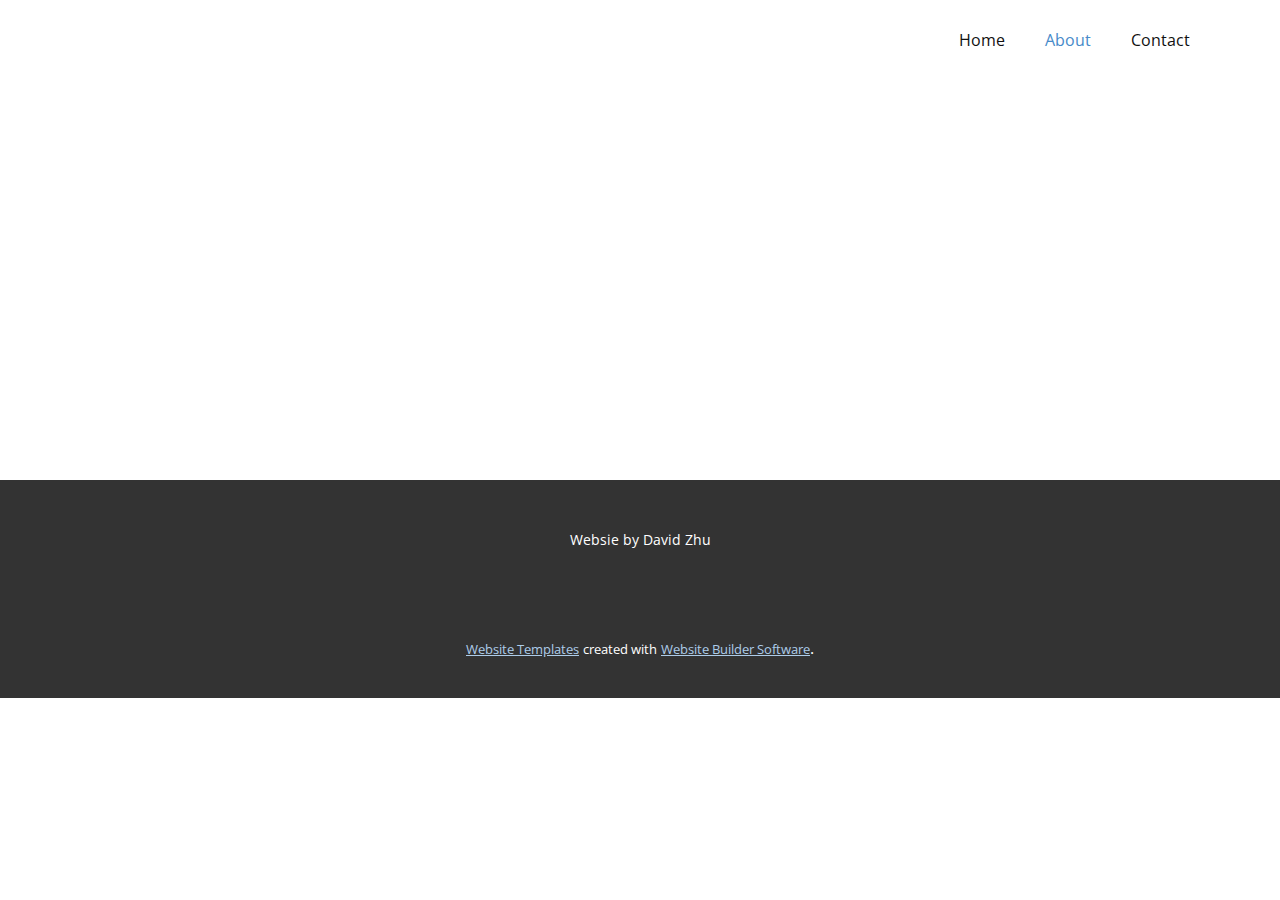
<file: About.html>
<!DOCTYPE html>
<html style="font-size: 16px;" lang="en"><head>
    <meta name="viewport" content="width=device-width, initial-scale=1.0">
    <meta charset="utf-8">
    <meta name="keywords" content="">
    <meta name="description" content="">
    <title>About</title>
    <link rel="stylesheet" href="nicepage.css" media="screen">
<link rel="stylesheet" href="About.css" media="screen">
    <script class="u-script" type="text/javascript" src="jquery.js" defer=""></script>
    <script class="u-script" type="text/javascript" src="nicepage.js" defer=""></script>
    <meta name="generator" content="Nicepage 5.0.7, nicepage.com">
    <link id="u-theme-google-font" rel="stylesheet" href="https://fonts.googleapis.com/css?family=Roboto:100,100i,300,300i,400,400i,500,500i,700,700i,900,900i|Open+Sans:300,300i,400,400i,500,500i,600,600i,700,700i,800,800i">
    
    
    <script type="application/ld+json">{
		"@context": "http://schema.org",
		"@type": "Organization",
		"name": ""
}</script>
    <meta name="theme-color" content="#478ac9">
    <meta property="og:title" content="About">
    <meta property="og:type" content="website">
  </head>
  <body class="u-body u-xl-mode" data-lang="en"><header class="u-clearfix u-header u-header" id="sec-580f"><div class="u-clearfix u-sheet u-sheet-1">
        <nav class="u-menu u-menu-dropdown u-offcanvas u-menu-1">
          <div class="menu-collapse" style="font-size: 1rem; letter-spacing: 0px;">
            <a class="u-button-style u-custom-left-right-menu-spacing u-custom-padding-bottom u-custom-top-bottom-menu-spacing u-nav-link u-text-active-palette-1-base u-text-hover-palette-2-base" href="#">
              <svg class="u-svg-link" viewBox="0 0 24 24"><use xmlns:xlink="http://www.w3.org/1999/xlink" xlink:href="#menu-hamburger"></use></svg>
              <svg class="u-svg-content" version="1.1" id="menu-hamburger" viewBox="0 0 16 16" x="0px" y="0px" xmlns:xlink="http://www.w3.org/1999/xlink" xmlns="http://www.w3.org/2000/svg"><g><rect y="1" width="16" height="2"></rect><rect y="7" width="16" height="2"></rect><rect y="13" width="16" height="2"></rect>
</g></svg>
            </a>
          </div>
          <div class="u-nav-container">
            <ul class="u-nav u-unstyled u-nav-1"><li class="u-nav-item"><a class="u-button-style u-nav-link u-text-active-palette-1-base u-text-hover-palette-2-base" href="Home.html" style="padding: 10px 20px;">Home</a>
</li><li class="u-nav-item"><a class="u-button-style u-nav-link u-text-active-palette-1-base u-text-hover-palette-2-base" href="About.html" style="padding: 10px 20px;">About</a>
</li><li class="u-nav-item"><a class="u-button-style u-nav-link u-text-active-palette-1-base u-text-hover-palette-2-base" href="Contact.html" style="padding: 10px 20px;">Contact</a>
</li></ul>
          </div>
          <div class="u-nav-container-collapse">
            <div class="u-black u-container-style u-inner-container-layout u-opacity u-opacity-95 u-sidenav">
              <div class="u-inner-container-layout u-sidenav-overflow">
                <div class="u-menu-close"></div>
                <ul class="u-align-center u-nav u-popupmenu-items u-unstyled u-nav-2"><li class="u-nav-item"><a class="u-button-style u-nav-link" href="Home.html">Home</a>
</li><li class="u-nav-item"><a class="u-button-style u-nav-link" href="About.html">About</a>
</li><li class="u-nav-item"><a class="u-button-style u-nav-link" href="Contact.html">Contact</a>
</li></ul>
              </div>
            </div>
            <div class="u-black u-menu-overlay u-opacity u-opacity-70"></div>
          </div>
        </nav>
      </div></header>
    <section class="u-clearfix u-section-1" id="sec-b6dd">
      <div class="u-clearfix u-sheet u-sheet-1"></div>
    </section>
    
    
    <footer class="u-align-center u-clearfix u-footer u-grey-80 u-footer" id="sec-d0e5"><div class="u-clearfix u-sheet u-sheet-1">
        <p class="u-small-text u-text u-text-variant u-text-1">Websie by David Zhu</p>
      </div></footer>
    <section class="u-backlink u-clearfix u-grey-80">
      <a class="u-link" href="https://nicepage.com/website-templates" target="_blank">
        <span>Website Templates</span>
      </a>
      <p class="u-text">
        <span>created with</span>
      </p>
      <a class="u-link" href="" target="_blank">
        <span>Website Builder Software</span>
      </a>. 
    </section>
  
</body></html>
</file>
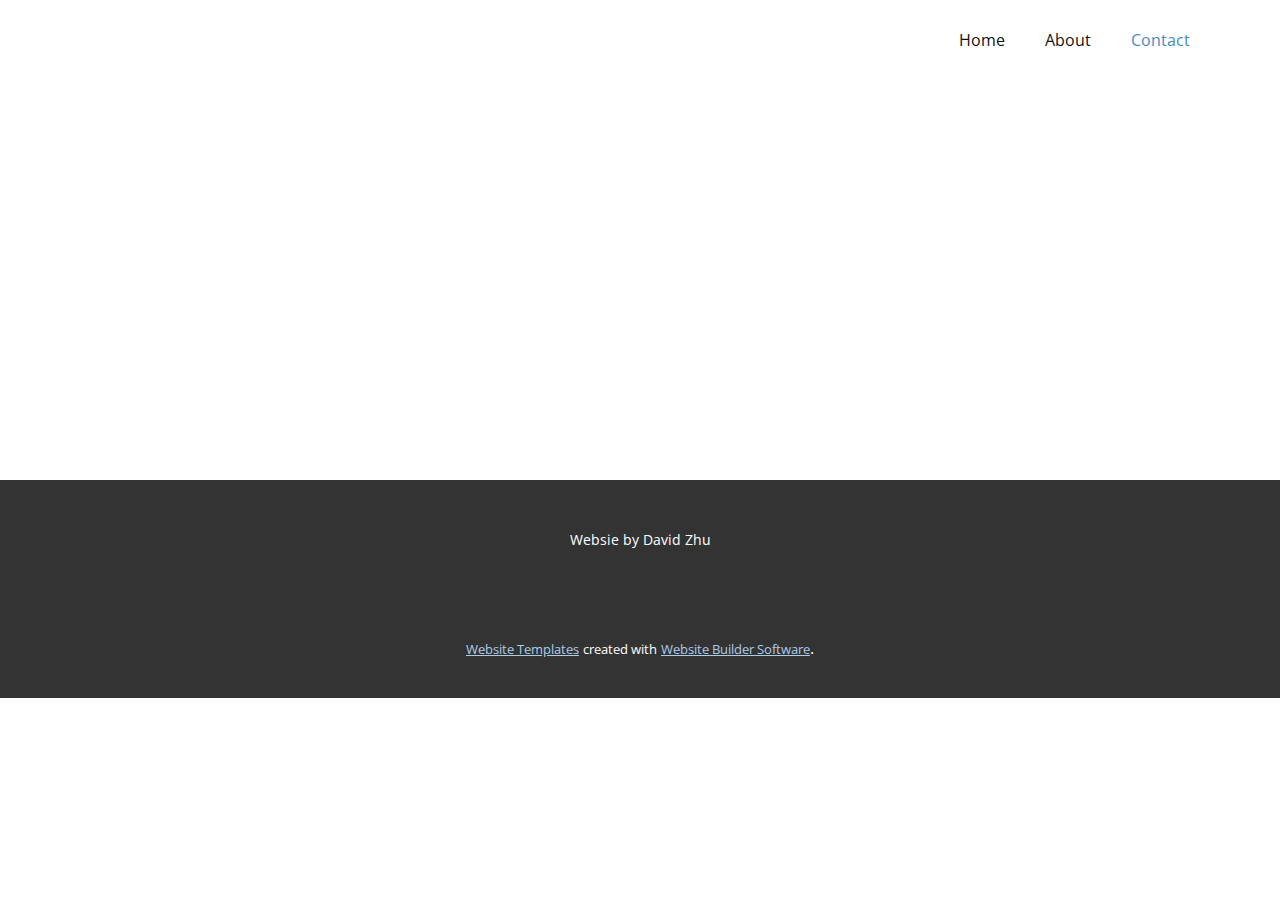
<file: Contact.html>
<!DOCTYPE html>
<html style="font-size: 16px;" lang="en"><head>
    <meta name="viewport" content="width=device-width, initial-scale=1.0">
    <meta charset="utf-8">
    <meta name="keywords" content="">
    <meta name="description" content="">
    <title>Contact</title>
    <link rel="stylesheet" href="nicepage.css" media="screen">
<link rel="stylesheet" href="Contact.css" media="screen">
    <script class="u-script" type="text/javascript" src="jquery.js" defer=""></script>
    <script class="u-script" type="text/javascript" src="nicepage.js" defer=""></script>
    <meta name="generator" content="Nicepage 5.0.7, nicepage.com">
    <link id="u-theme-google-font" rel="stylesheet" href="https://fonts.googleapis.com/css?family=Roboto:100,100i,300,300i,400,400i,500,500i,700,700i,900,900i|Open+Sans:300,300i,400,400i,500,500i,600,600i,700,700i,800,800i">
    
    
    <script type="application/ld+json">{
		"@context": "http://schema.org",
		"@type": "Organization",
		"name": ""
}</script>
    <meta name="theme-color" content="#478ac9">
    <meta property="og:title" content="Contact">
    <meta property="og:type" content="website">
  </head>
  <body class="u-body u-xl-mode" data-lang="en"><header class="u-clearfix u-header u-header" id="sec-580f"><div class="u-clearfix u-sheet u-sheet-1">
        <nav class="u-menu u-menu-dropdown u-offcanvas u-menu-1">
          <div class="menu-collapse" style="font-size: 1rem; letter-spacing: 0px;">
            <a class="u-button-style u-custom-left-right-menu-spacing u-custom-padding-bottom u-custom-top-bottom-menu-spacing u-nav-link u-text-active-palette-1-base u-text-hover-palette-2-base" href="#">
              <svg class="u-svg-link" viewBox="0 0 24 24"><use xmlns:xlink="http://www.w3.org/1999/xlink" xlink:href="#menu-hamburger"></use></svg>
              <svg class="u-svg-content" version="1.1" id="menu-hamburger" viewBox="0 0 16 16" x="0px" y="0px" xmlns:xlink="http://www.w3.org/1999/xlink" xmlns="http://www.w3.org/2000/svg"><g><rect y="1" width="16" height="2"></rect><rect y="7" width="16" height="2"></rect><rect y="13" width="16" height="2"></rect>
</g></svg>
            </a>
          </div>
          <div class="u-nav-container">
            <ul class="u-nav u-unstyled u-nav-1"><li class="u-nav-item"><a class="u-button-style u-nav-link u-text-active-palette-1-base u-text-hover-palette-2-base" href="Home.html" style="padding: 10px 20px;">Home</a>
</li><li class="u-nav-item"><a class="u-button-style u-nav-link u-text-active-palette-1-base u-text-hover-palette-2-base" href="About.html" style="padding: 10px 20px;">About</a>
</li><li class="u-nav-item"><a class="u-button-style u-nav-link u-text-active-palette-1-base u-text-hover-palette-2-base" href="Contact.html" style="padding: 10px 20px;">Contact</a>
</li></ul>
          </div>
          <div class="u-nav-container-collapse">
            <div class="u-black u-container-style u-inner-container-layout u-opacity u-opacity-95 u-sidenav">
              <div class="u-inner-container-layout u-sidenav-overflow">
                <div class="u-menu-close"></div>
                <ul class="u-align-center u-nav u-popupmenu-items u-unstyled u-nav-2"><li class="u-nav-item"><a class="u-button-style u-nav-link" href="Home.html">Home</a>
</li><li class="u-nav-item"><a class="u-button-style u-nav-link" href="About.html">About</a>
</li><li class="u-nav-item"><a class="u-button-style u-nav-link" href="Contact.html">Contact</a>
</li></ul>
              </div>
            </div>
            <div class="u-black u-menu-overlay u-opacity u-opacity-70"></div>
          </div>
        </nav>
      </div></header>
    <section class="u-clearfix u-section-1" id="sec-e40d">
      <div class="u-clearfix u-sheet u-sheet-1"></div>
    </section>
    
    
    <footer class="u-align-center u-clearfix u-footer u-grey-80 u-footer" id="sec-d0e5"><div class="u-clearfix u-sheet u-sheet-1">
        <p class="u-small-text u-text u-text-variant u-text-1">Websie by David Zhu</p>
      </div></footer>
    <section class="u-backlink u-clearfix u-grey-80">
      <a class="u-link" href="https://nicepage.com/website-templates" target="_blank">
        <span>Website Templates</span>
      </a>
      <p class="u-text">
        <span>created with</span>
      </p>
      <a class="u-link" href="" target="_blank">
        <span>Website Builder Software</span>
      </a>. 
    </section>
  
</body></html>
</file>
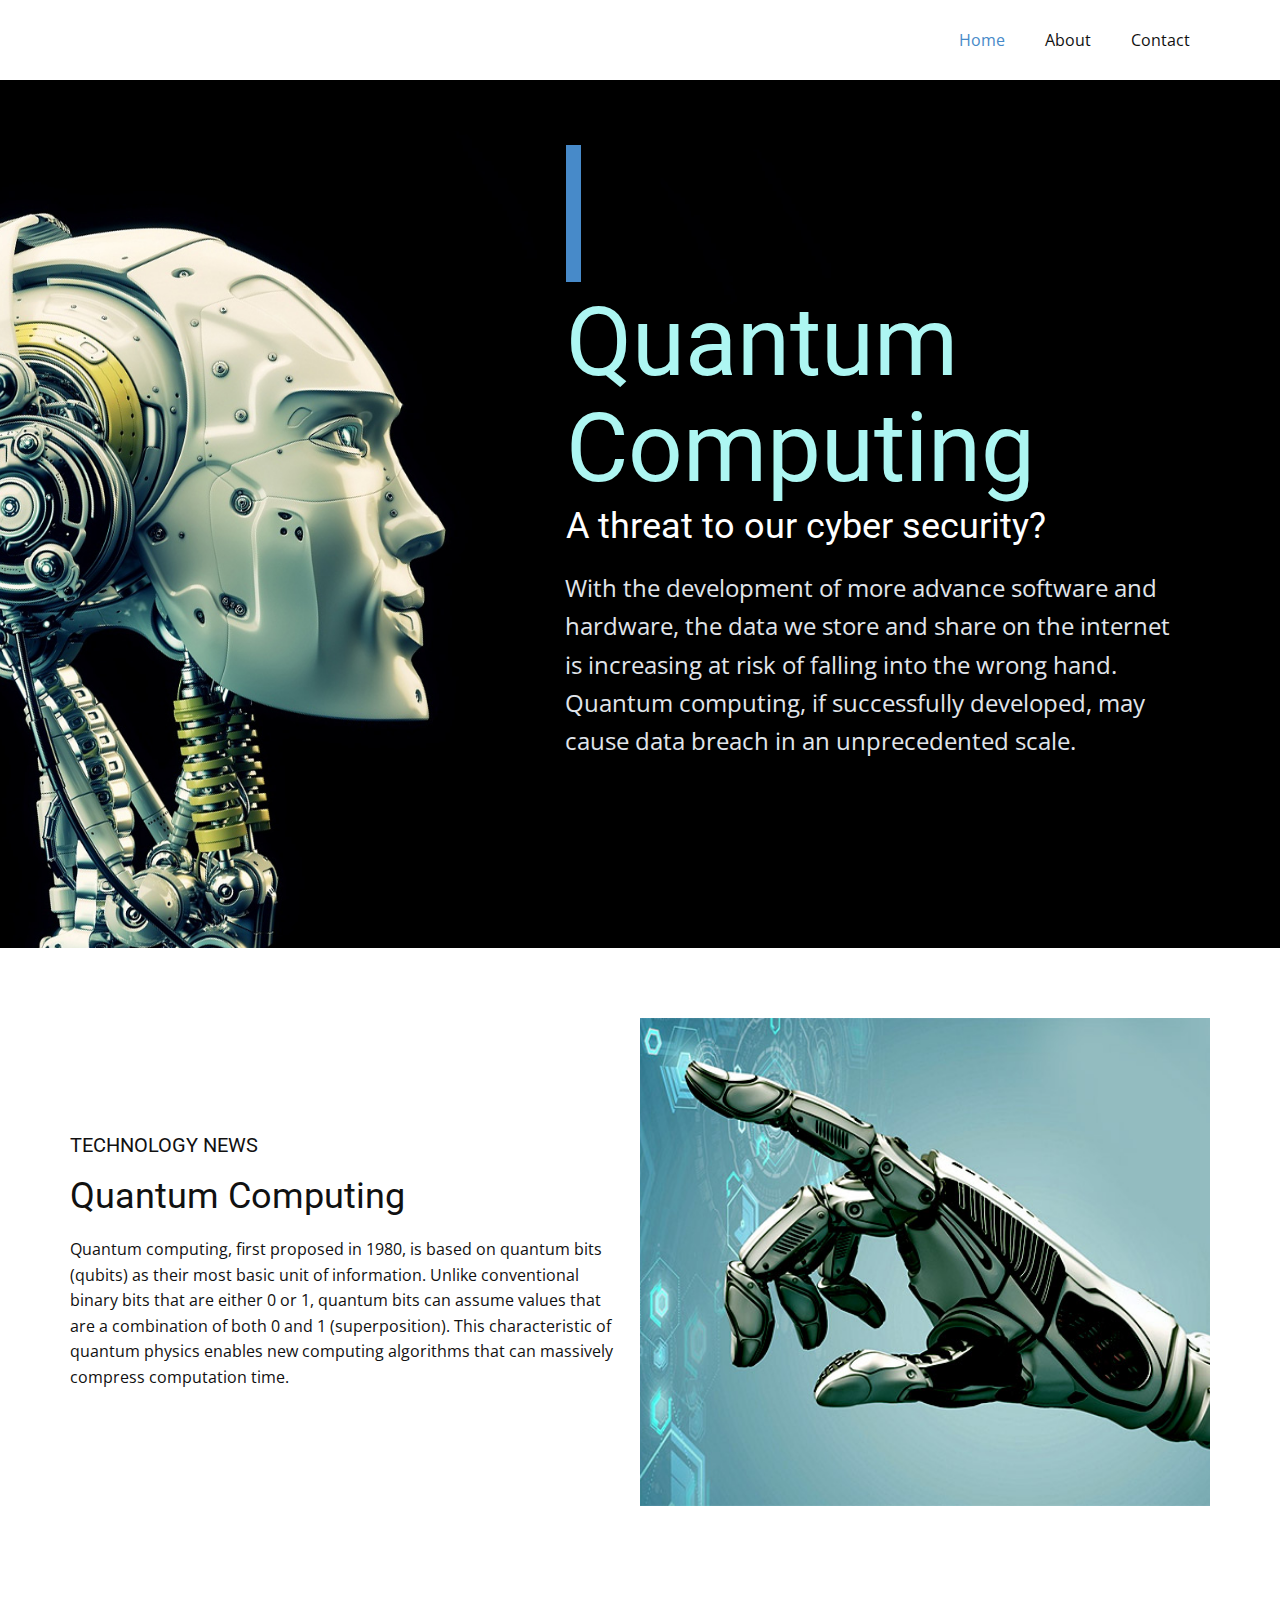
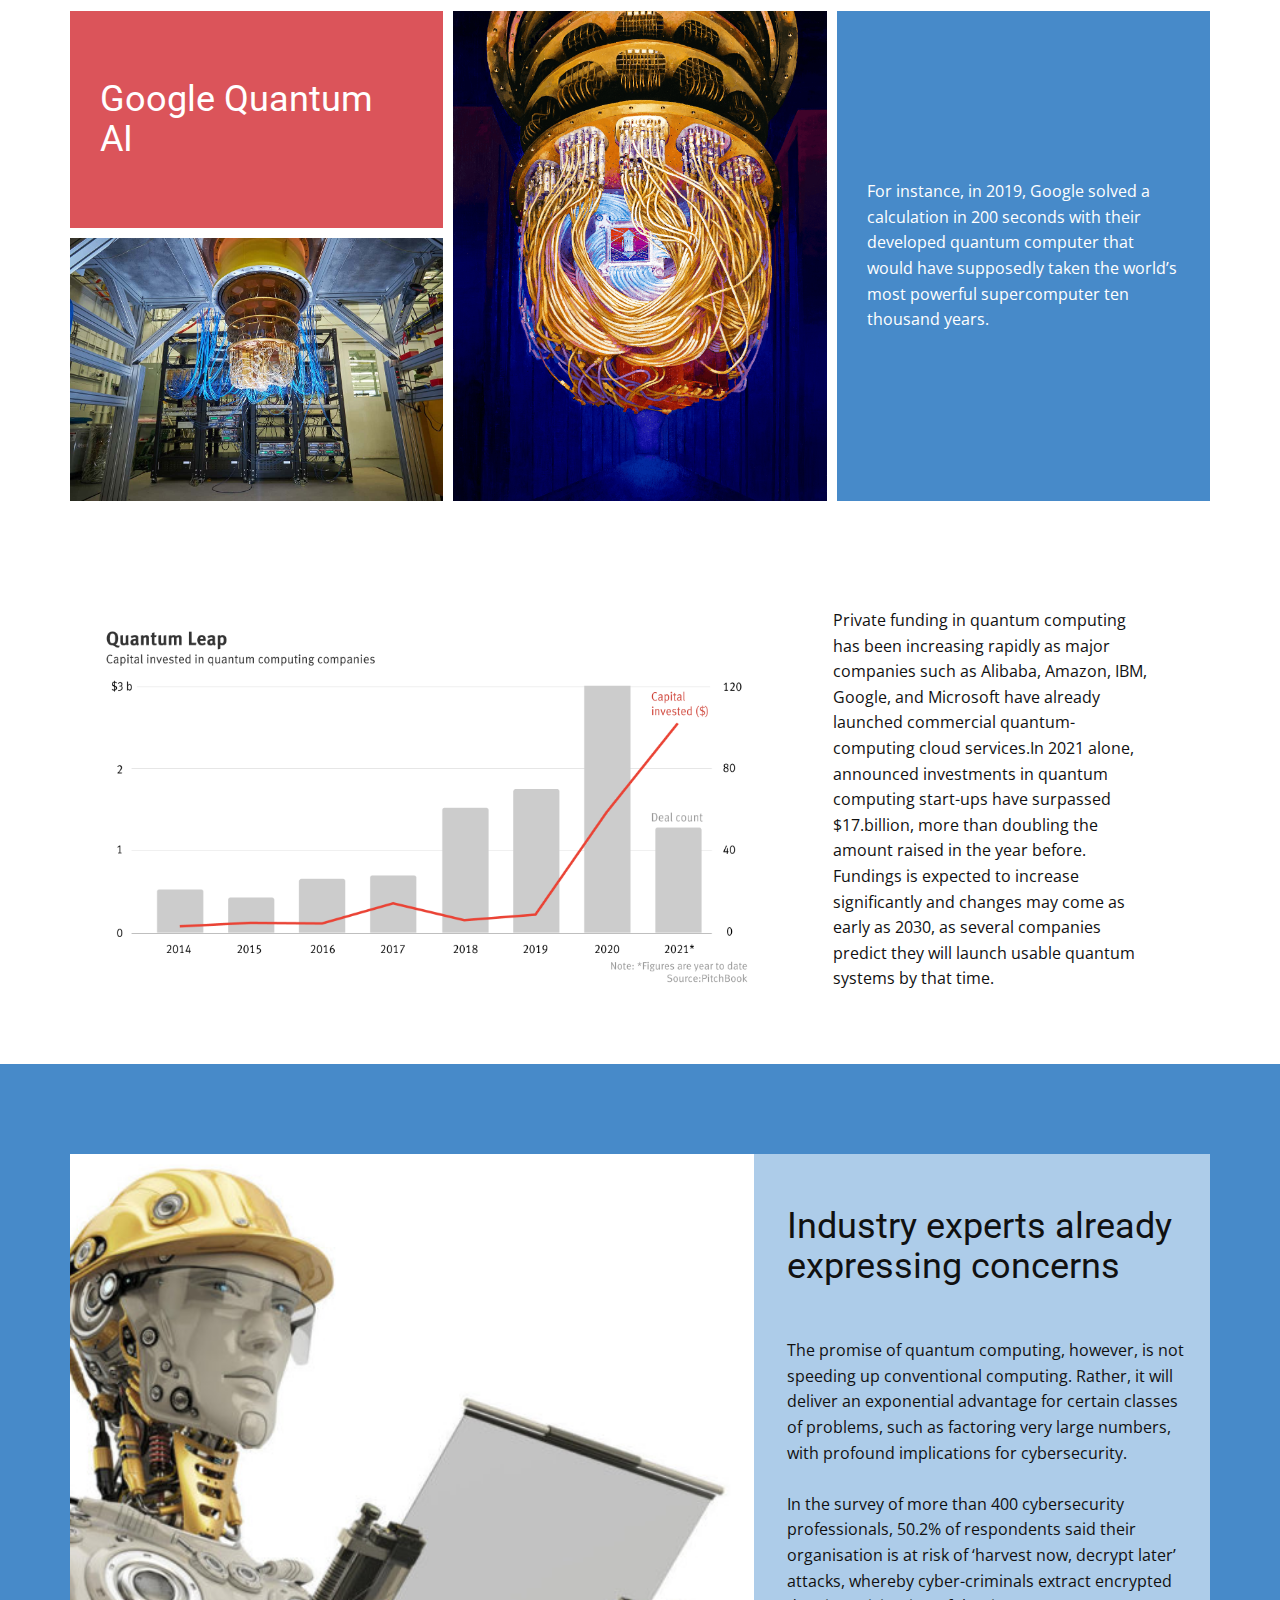
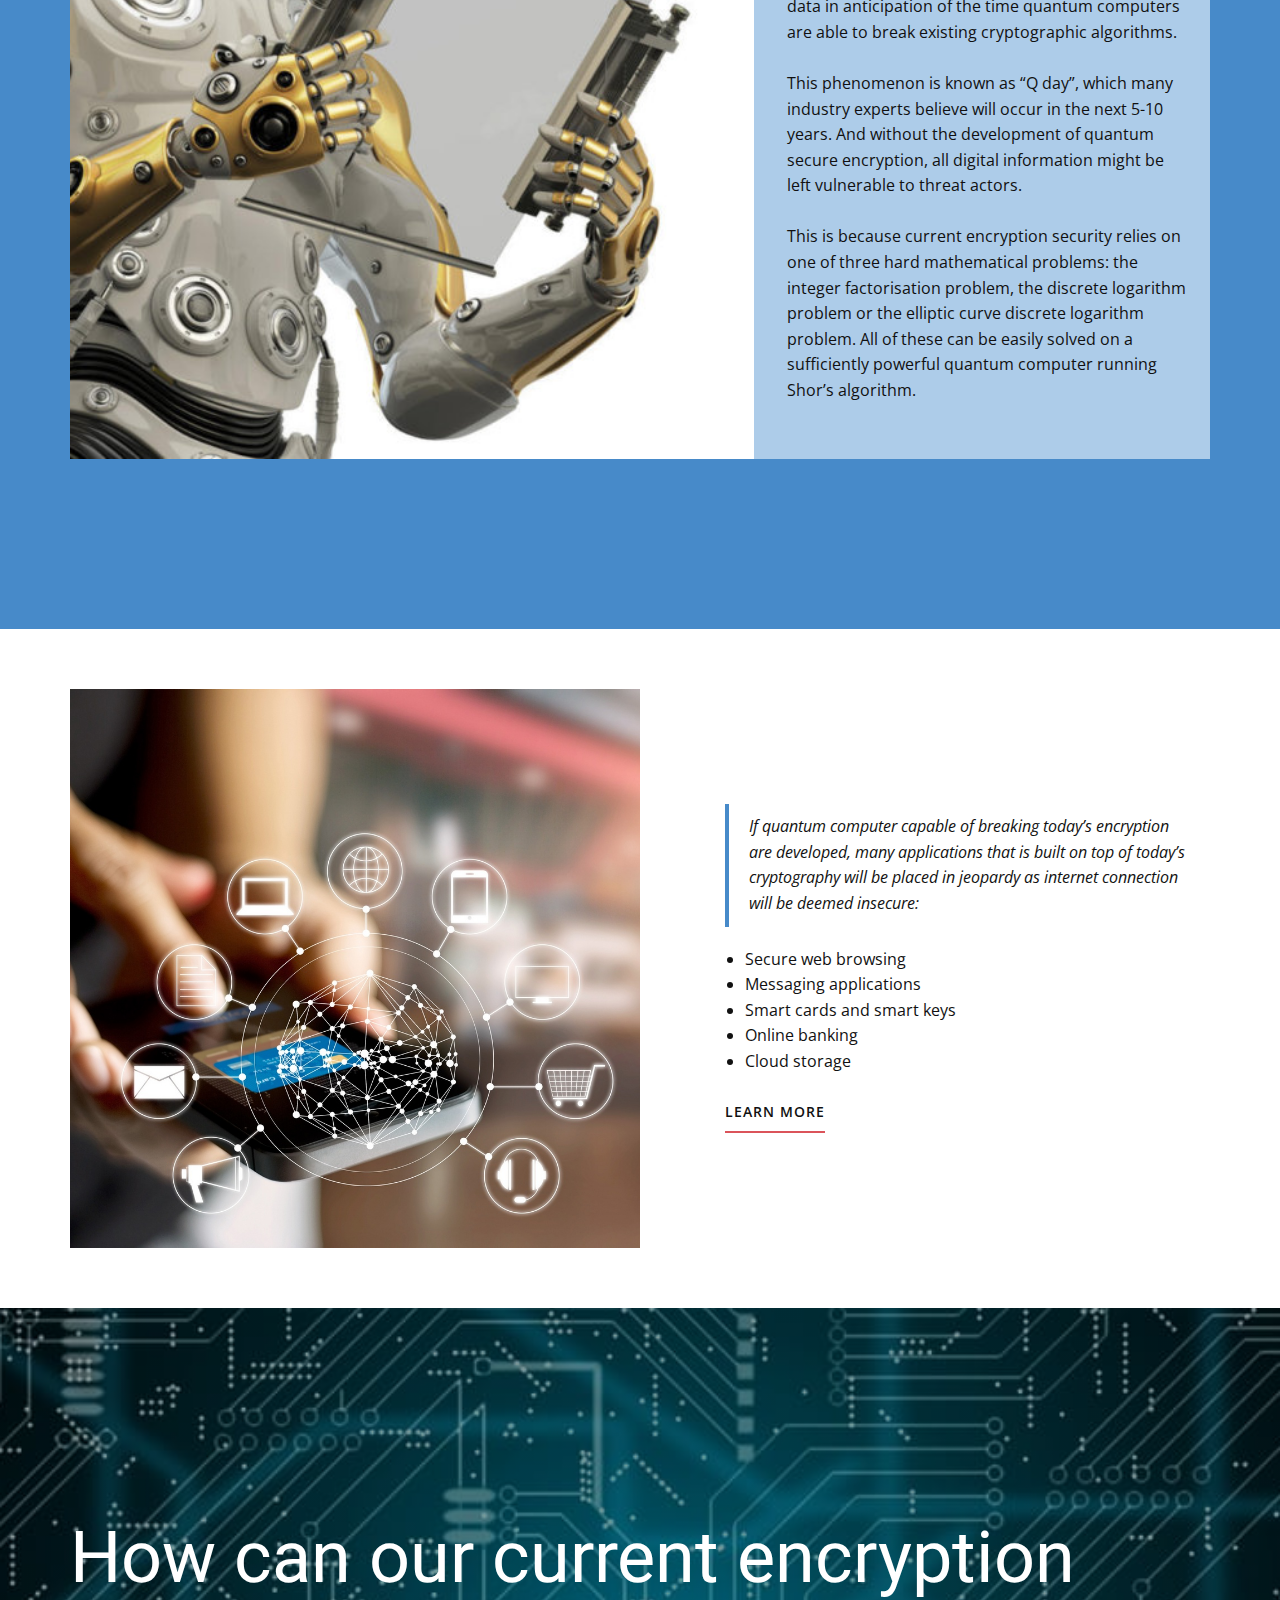
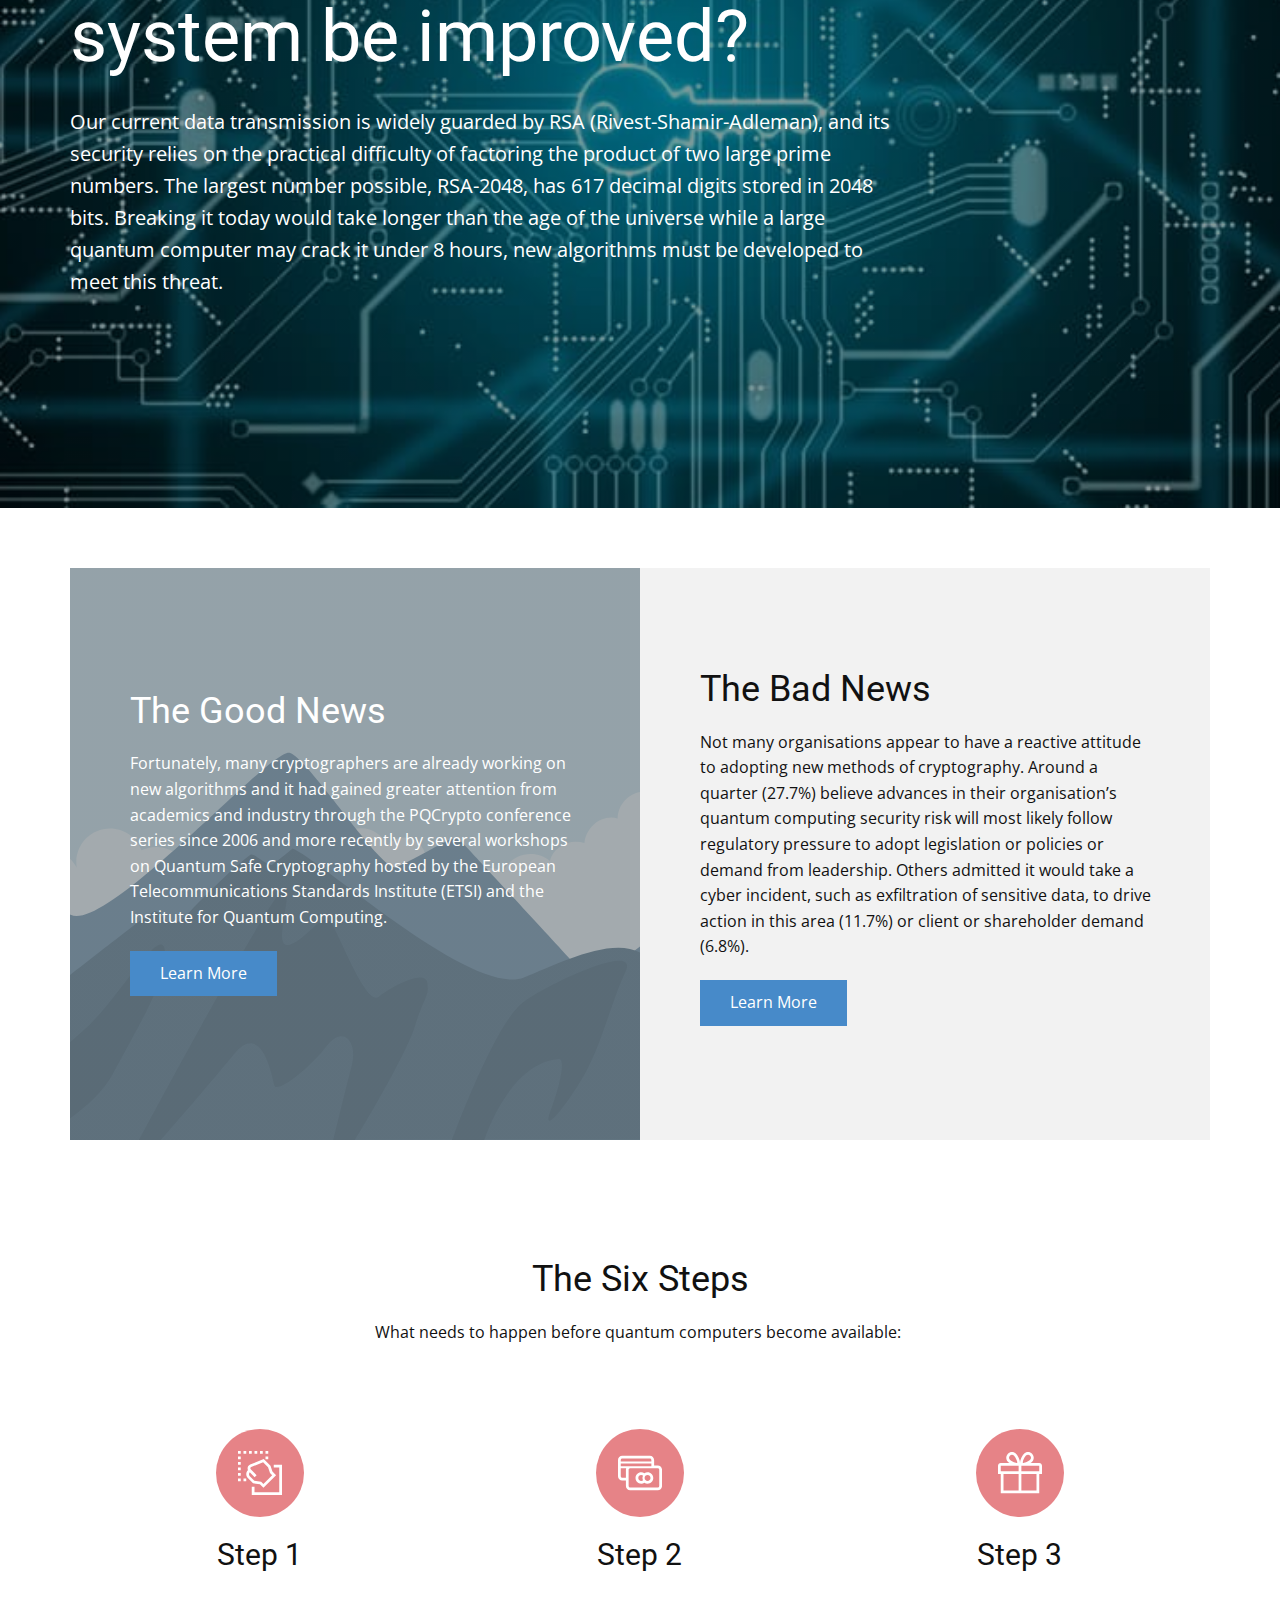
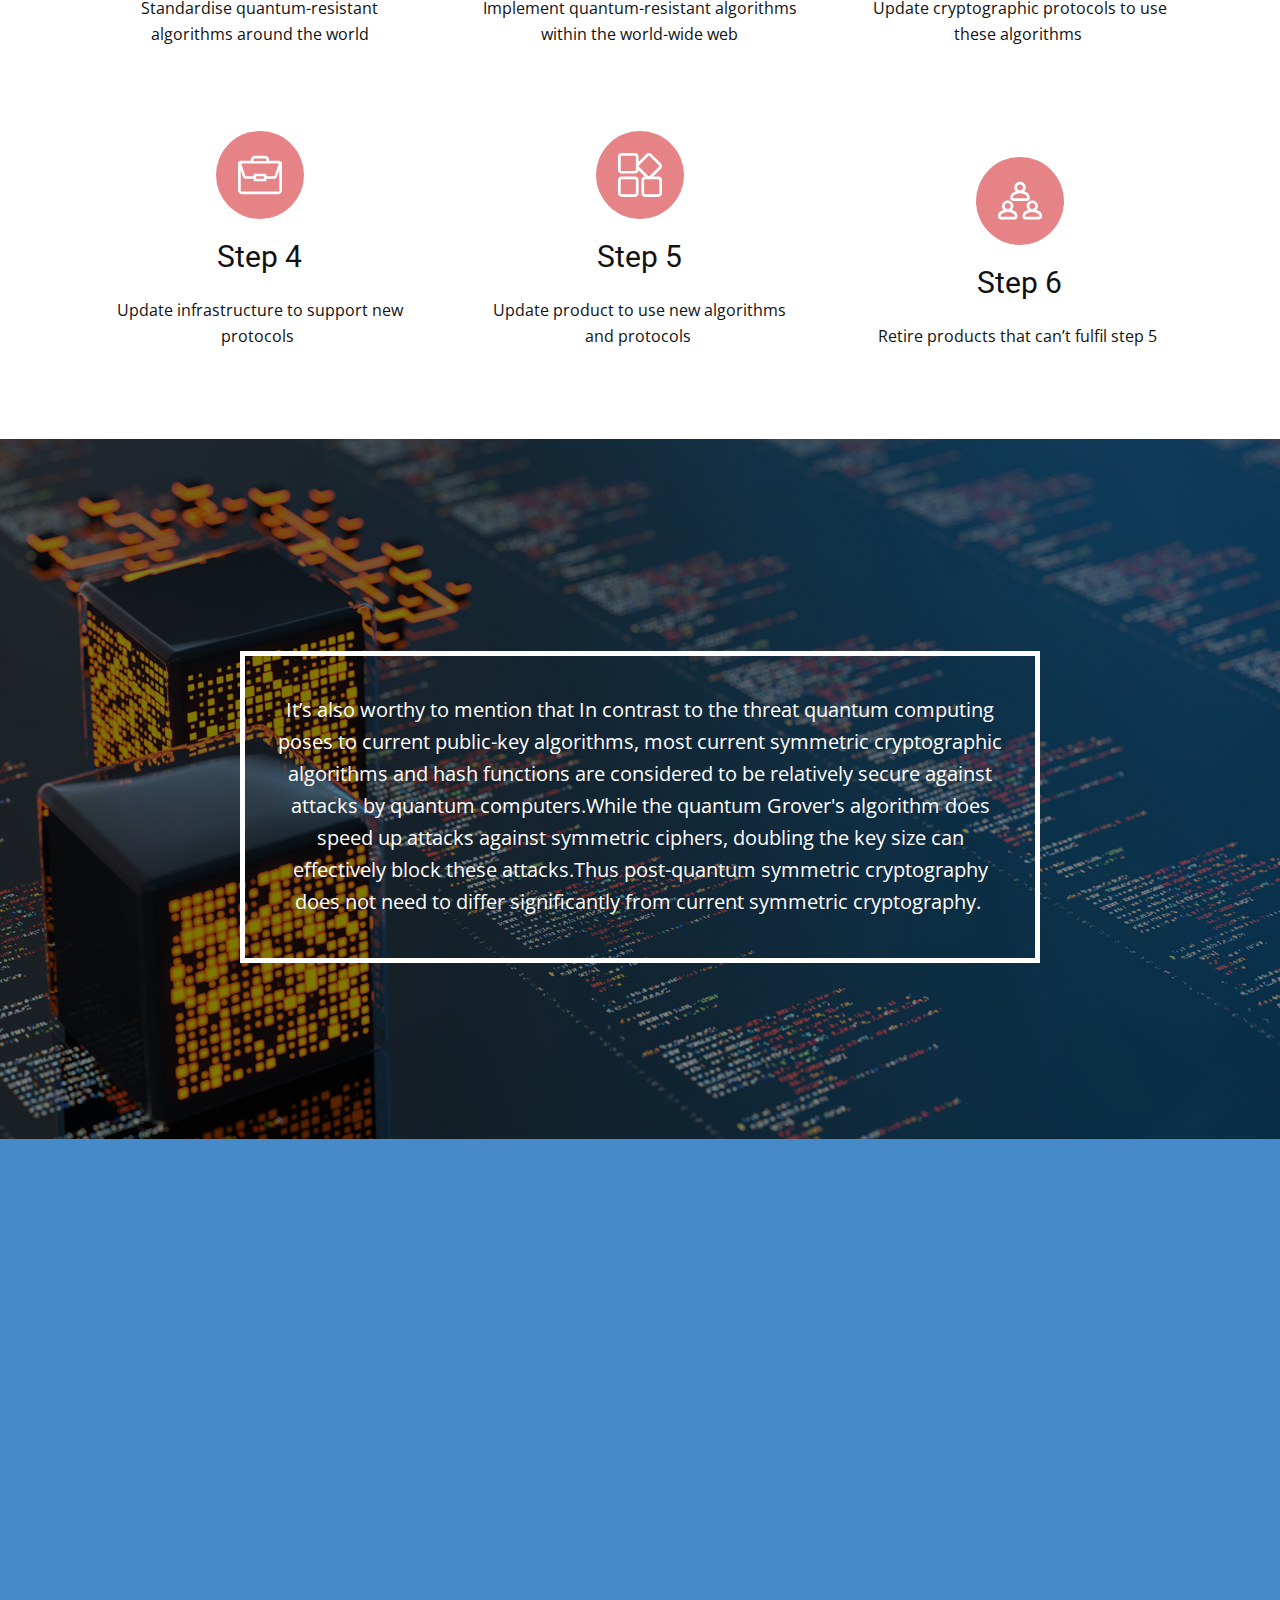
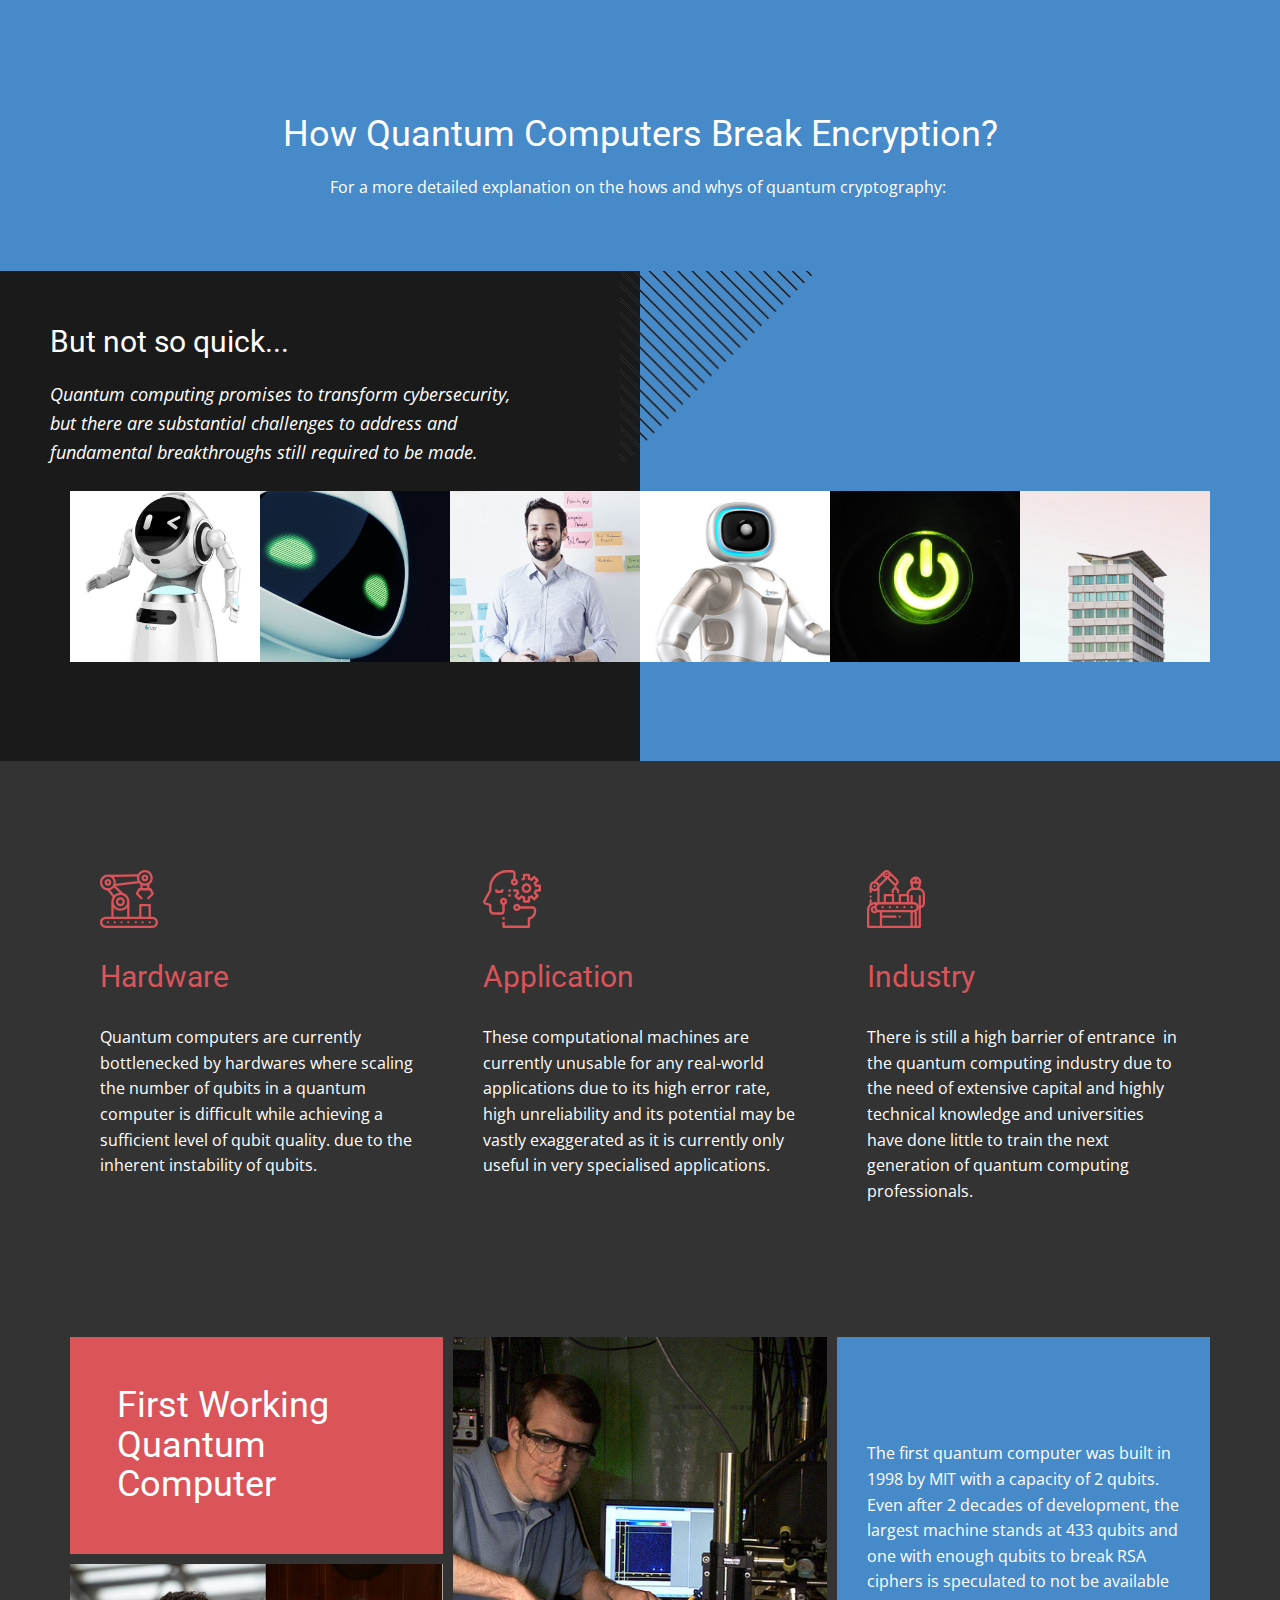
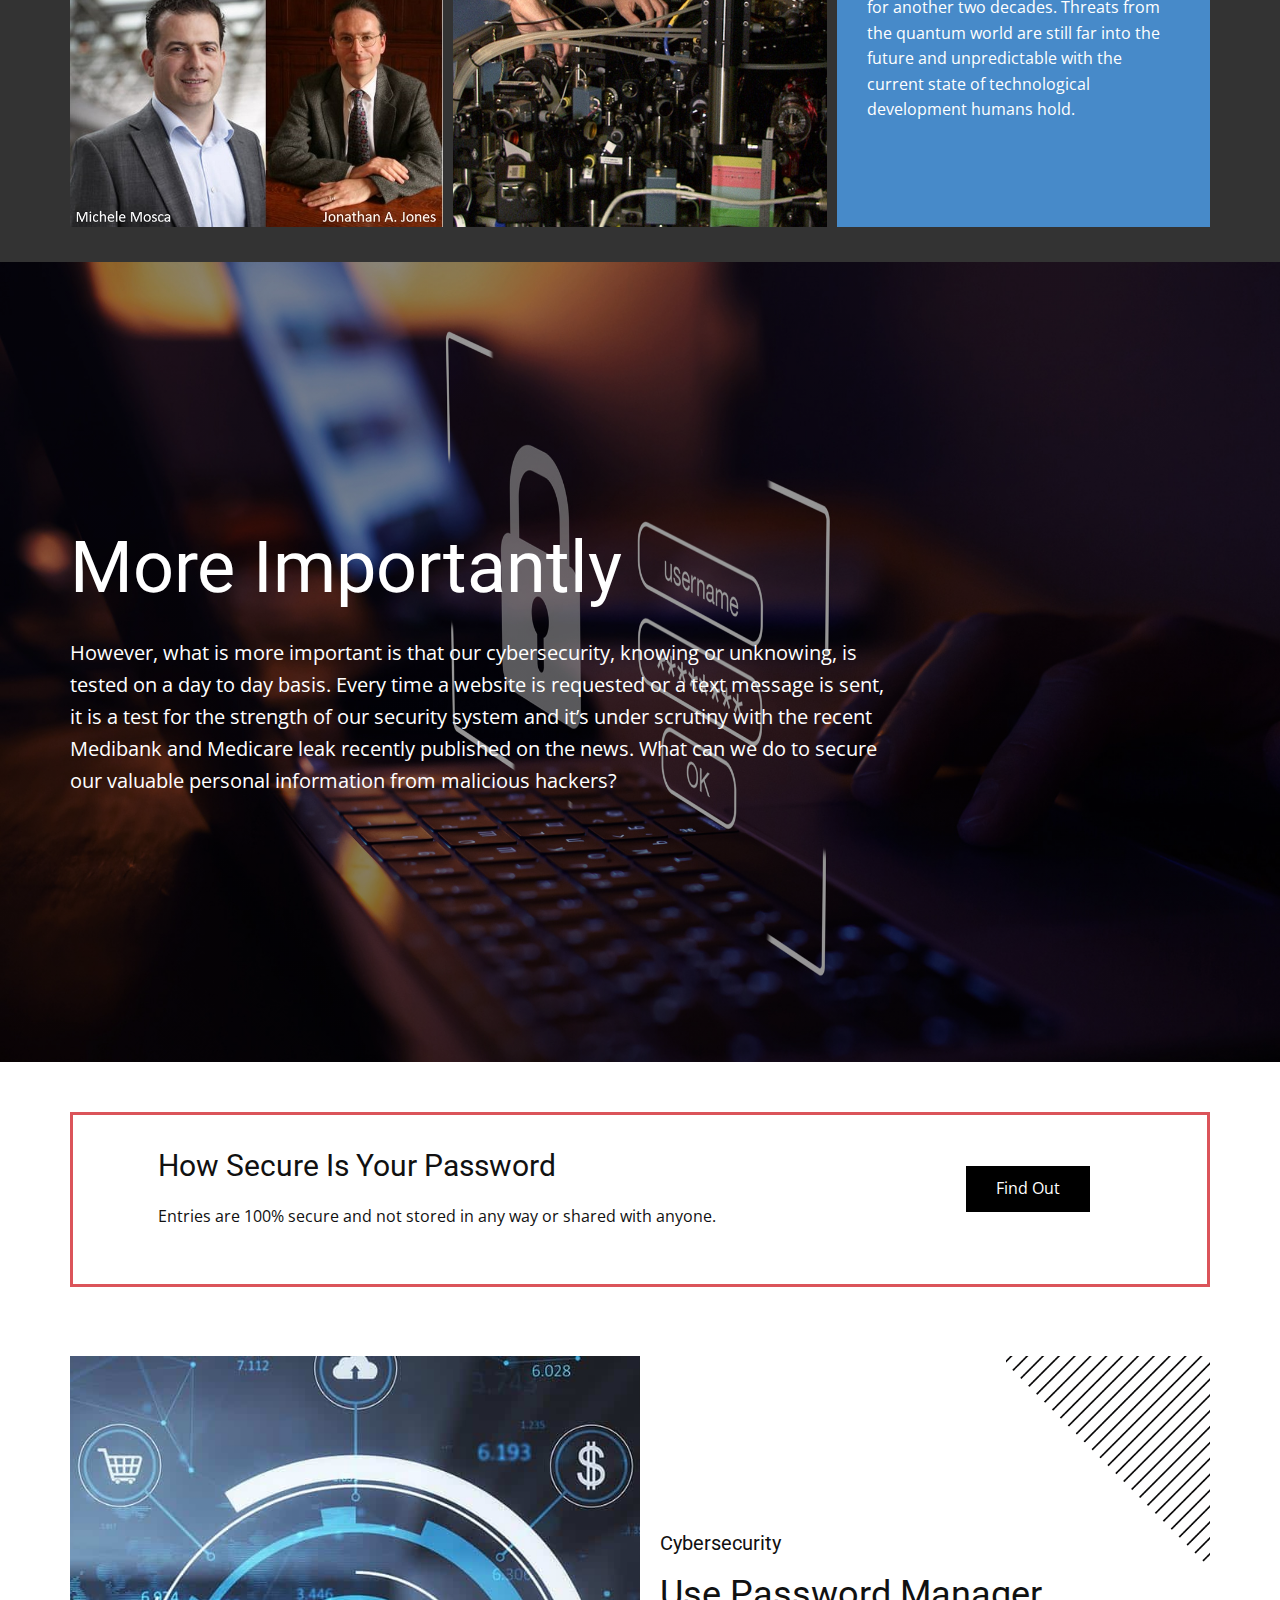
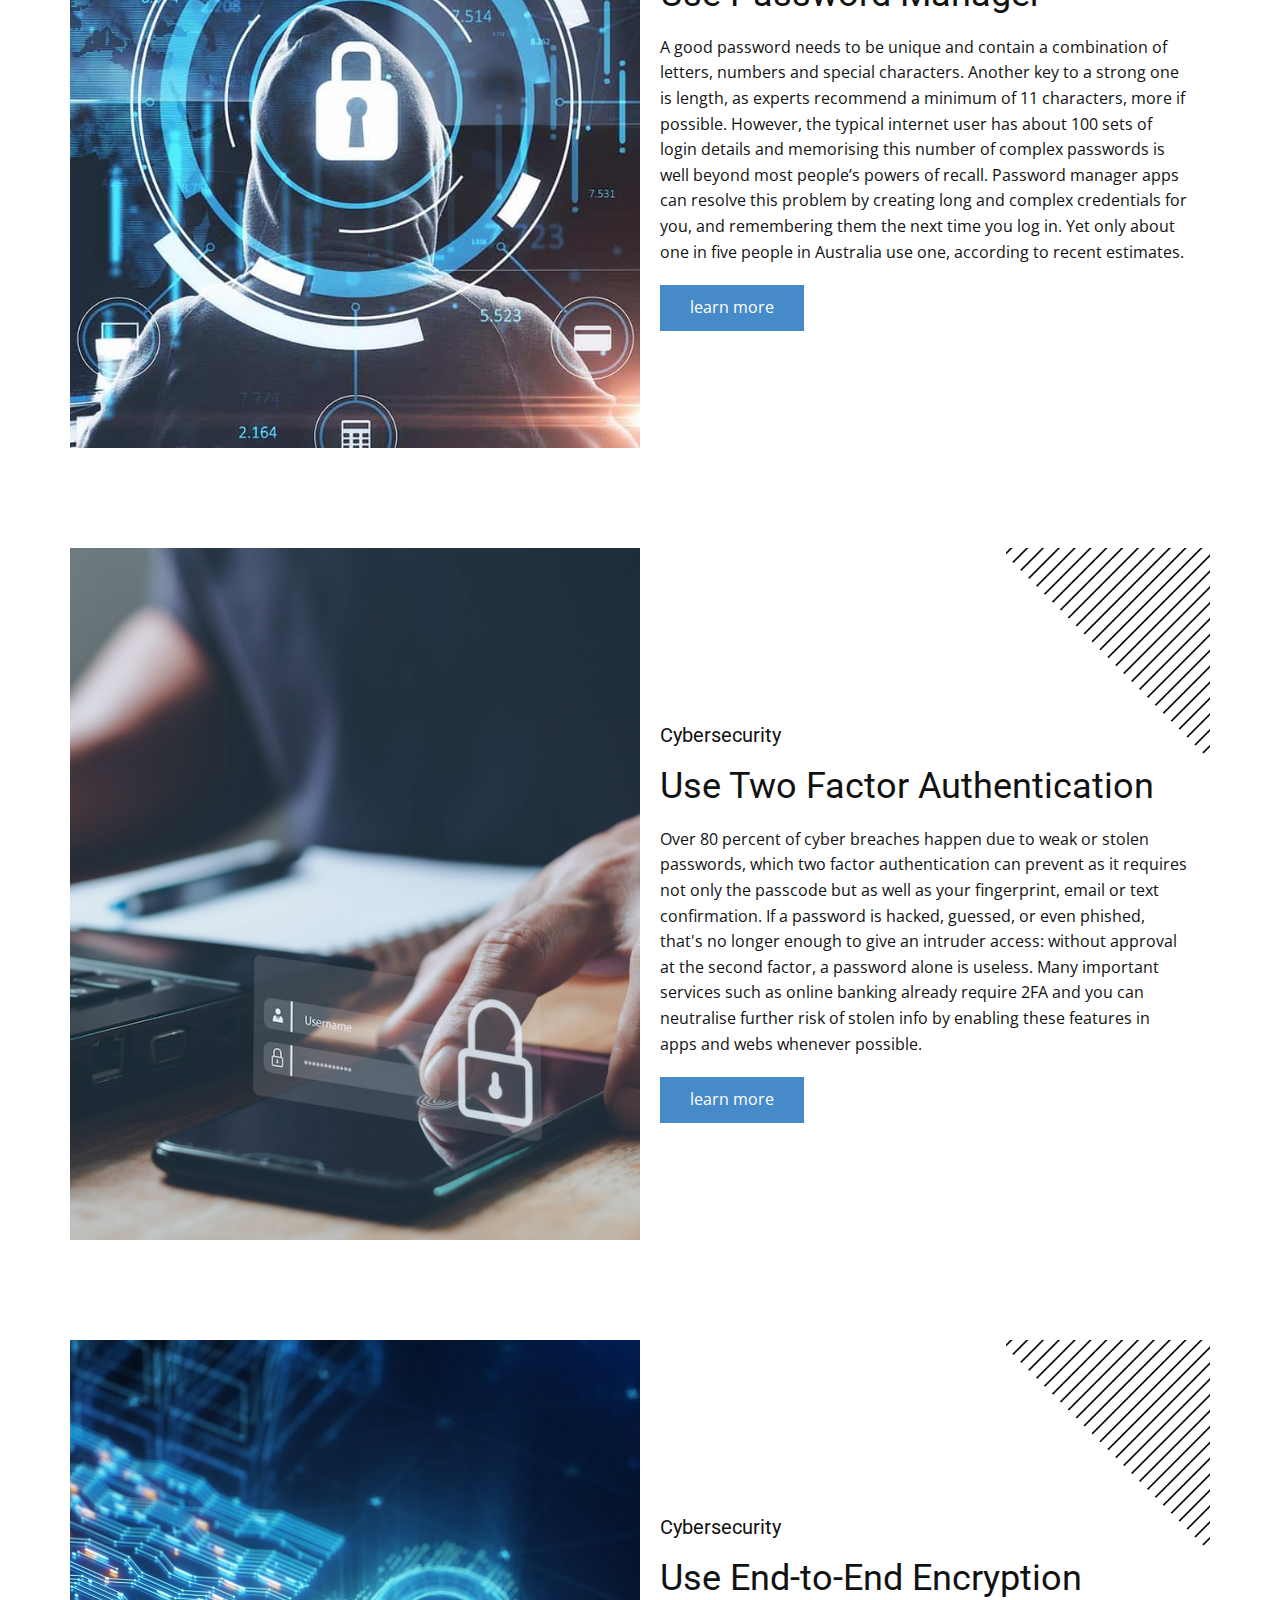
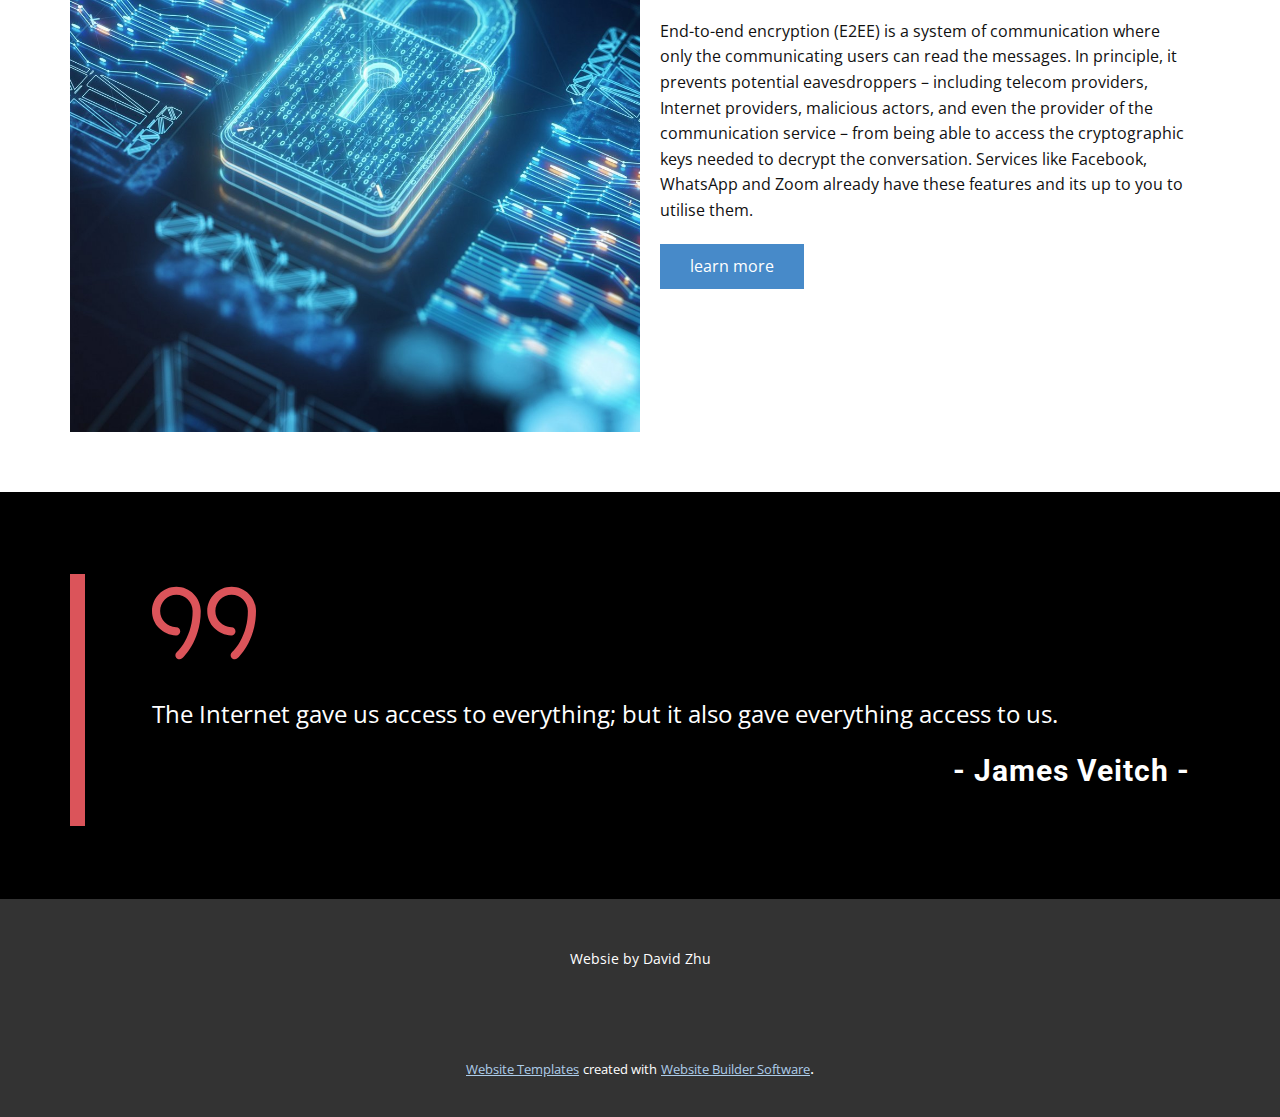
<file: Home.html>
<!DOCTYPE html>
<html style="font-size: 16px;" lang="en"><head>
    <meta name="viewport" content="width=device-width, initial-scale=1.0">
    <meta charset="utf-8">
    <meta name="keywords" content="Quantum Computing, A threat to our cyber security?, Quantum Computing, The robots of CES 2019, Technology Trends, Artificial Intelligence Robots And The Future Of Work, Robots and AI, INTUITIVE">
    <meta name="description" content="">
    <title>Home</title>
    <link rel="stylesheet" href="nicepage.css" media="screen">
<link rel="stylesheet" href="Home.css" media="screen">
    <script class="u-script" type="text/javascript" src="jquery.js" defer=""></script>
    <script class="u-script" type="text/javascript" src="nicepage.js" defer=""></script>
    <meta name="generator" content="Nicepage 5.0.7, nicepage.com">
    <link id="u-theme-google-font" rel="stylesheet" href="https://fonts.googleapis.com/css?family=Roboto:100,100i,300,300i,400,400i,500,500i,700,700i,900,900i|Open+Sans:300,300i,400,400i,500,500i,600,600i,700,700i,800,800i">
    
    
    
    
    
    
    
    
    
    
    
    
    
    
    
    
    
    
    
    
    
    <script type="application/ld+json">{
		"@context": "http://schema.org",
		"@type": "Organization",
		"name": ""
}</script>
    <meta name="theme-color" content="#478ac9">
    <meta property="og:title" content="Home">
    <meta property="og:type" content="website">
  </head>
  <body class="u-body u-xl-mode" data-lang="en"><header class="u-clearfix u-header u-header" id="sec-580f"><div class="u-clearfix u-sheet u-sheet-1">
        <nav class="u-menu u-menu-dropdown u-offcanvas u-menu-1">
          <div class="menu-collapse" style="font-size: 1rem; letter-spacing: 0px;">
            <a class="u-button-style u-custom-left-right-menu-spacing u-custom-padding-bottom u-custom-top-bottom-menu-spacing u-nav-link u-text-active-palette-1-base u-text-hover-palette-2-base" href="#">
              <svg class="u-svg-link" viewBox="0 0 24 24"><use xmlns:xlink="http://www.w3.org/1999/xlink" xlink:href="#menu-hamburger"></use></svg>
              <svg class="u-svg-content" version="1.1" id="menu-hamburger" viewBox="0 0 16 16" x="0px" y="0px" xmlns:xlink="http://www.w3.org/1999/xlink" xmlns="http://www.w3.org/2000/svg"><g><rect y="1" width="16" height="2"></rect><rect y="7" width="16" height="2"></rect><rect y="13" width="16" height="2"></rect>
</g></svg>
            </a>
          </div>
          <div class="u-nav-container">
            <ul class="u-nav u-unstyled u-nav-1"><li class="u-nav-item"><a class="u-button-style u-nav-link u-text-active-palette-1-base u-text-hover-palette-2-base" href="Home.html" style="padding: 10px 20px;">Home</a>
</li><li class="u-nav-item"><a class="u-button-style u-nav-link u-text-active-palette-1-base u-text-hover-palette-2-base" href="About.html" style="padding: 10px 20px;">About</a>
</li><li class="u-nav-item"><a class="u-button-style u-nav-link u-text-active-palette-1-base u-text-hover-palette-2-base" href="Contact.html" style="padding: 10px 20px;">Contact</a>
</li></ul>
          </div>
          <div class="u-nav-container-collapse">
            <div class="u-black u-container-style u-inner-container-layout u-opacity u-opacity-95 u-sidenav">
              <div class="u-inner-container-layout u-sidenav-overflow">
                <div class="u-menu-close"></div>
                <ul class="u-align-center u-nav u-popupmenu-items u-unstyled u-nav-2"><li class="u-nav-item"><a class="u-button-style u-nav-link" href="Home.html">Home</a>
</li><li class="u-nav-item"><a class="u-button-style u-nav-link" href="About.html">About</a>
</li><li class="u-nav-item"><a class="u-button-style u-nav-link" href="Contact.html">Contact</a>
</li></ul>
              </div>
            </div>
            <div class="u-black u-menu-overlay u-opacity u-opacity-70"></div>
          </div>
        </nav>
      </div></header>
    <section class="u-clearfix u-image u-section-1" id="carousel_c8f8">
      <div class="u-clearfix u-sheet u-sheet-1">
        <div class="u-container-style u-group u-group-1">
          <div class="u-container-layout u-container-layout-1">
            <div class="u-palette-1-base u-shape u-shape-rectangle u-shape-1"></div>
            <h1 class="u-text u-text-palette-4-light-2 u-title u-text-1">Quantum Computing<br>
            </h1>
            <h1 class="u-text u-text-white u-title u-text-2">A threat to our cyber security?</h1>
            <p class="u-large-text u-text u-text-palette-5-light-2 u-text-variant u-text-3">With the development of more advance software and hardware, the data we store and share on the internet is increasing at risk of falling into the wrong hand. Quantum computing, if successfully developed, may cause data breach in an unprecedented scale.</p>
          </div>
        </div>
      </div>
    </section>
    <section class="u-clearfix u-section-2" id="carousel_31a3">
      <div class="u-clearfix u-sheet u-sheet-1">
        <div class="u-clearfix u-expanded-width u-gutter-0 u-layout-spacing-top u-layout-wrap u-layout-wrap-1">
          <div class="u-gutter-0 u-layout">
            <div class="u-layout-row">
              <div class="u-container-style u-layout-cell u-left-cell u-size-30 u-layout-cell-1">
                <div class="u-container-layout u-valign-middle u-container-layout-1">
                  <h5 class="u-text u-text-1">TECHNOLOGY NEWS</h5>
                  <h2 class="u-text u-text-2">Quantum Computing</h2>
                  <p class="u-text u-text-3"> Quantum computing, first proposed in 1980, is based on quantum bits (qubits) as their most basic unit of information. Unlike conventional binary bits that are either 0 or 1, quantum bits can assume values that are a combination of both 0 and 1 (superposition). This characteristic of quantum physics enables new computing algorithms that can massively compress computation time.&nbsp;&nbsp;<br>
                  </p>
                </div>
              </div>
              <div class="u-align-left u-container-style u-image u-layout-cell u-right-cell u-size-30 u-image-1">
                <div class="u-container-layout u-valign-middle u-container-layout-2" src=""></div>
              </div>
            </div>
          </div>
        </div>
      </div>
    </section>
    <section class="u-clearfix u-section-3" id="carousel_e1cc">
      <div class="u-clearfix u-sheet u-valign-middle u-sheet-1">
        <div class="u-clearfix u-expanded-width u-expanded-width-md u-gutter-10 u-layout-wrap u-layout-wrap-1">
          <div class="u-layout">
            <div class="u-layout-row">
              <div class="u-size-20 u-size-60-md u-size-xs-60">
                <div class="u-layout-col">
                  <div class="u-align-left u-container-style u-layout-cell u-left-cell u-palette-2-base u-size-36 u-layout-cell-1" src="">
                    <div class="u-container-layout u-valign-middle u-container-layout-1">
                      <h2 class="u-text u-text-1">Google Quantum AI</h2>
                    </div>
                  </div>
                  <div class="u-align-left u-container-style u-image u-layout-cell u-left-cell u-size-24 u-image-1" data-image-width="1200" data-image-height="800">
                    <div class="u-container-layout" src=""></div>
                  </div>
                </div>
              </div>
              <div class="u-size-20 u-size-30-md u-size-xs-30">
                <div class="u-layout-row">
                  <div class="u-align-left u-container-style u-image u-layout-cell u-size-60 u-image-2" src="" data-image-width="1198" data-image-height="1600">
                    <div class="u-container-layout" src=""></div>
                  </div>
                </div>
              </div>
              <div class="u-size-20 u-size-30-md u-size-xs-30">
                <div class="u-layout-row">
                  <div class="u-align-left u-container-style u-layout-cell u-palette-1-base u-right-cell u-size-60 u-layout-cell-4">
                    <div class="u-container-layout u-valign-middle u-container-layout-4">
                      <p class="u-text u-text-2"> For instance, in 2019, Google solved a calculation in 200 seconds with their developed quantum computer that would have supposedly taken the world’s most powerful supercomputer ten thousand years.&nbsp;<br>
                      </p>
                    </div>
                  </div>
                </div>
              </div>
            </div>
          </div>
        </div>
      </div>
    </section>
    <section class="u-clearfix u-section-4" id="carousel_257a">
      <div class="u-clearfix u-sheet u-valign-middle u-sheet-1">
        <div class="u-clearfix u-expanded-width u-gutter-0 u-layout-spacing-top u-layout-wrap u-layout-wrap-1">
          <div class="u-gutter-0 u-layout">
            <div class="u-layout-row">
              <div class="u-container-style u-layout-cell u-left-cell u-size-37 u-layout-cell-1">
                <div class="u-container-layout u-container-layout-1">
                  <img class="u-image u-image-contain u-image-default u-image-1" src="images/5c5d5d4c-a960-4877-8f3d-4c776c835fc7.png" alt="" data-image-width="1860" data-image-height="1046">
                </div>
              </div>
              <div class="u-align-left u-container-style u-layout-cell u-right-cell u-size-23 u-layout-cell-2">
                <div class="u-container-layout u-valign-middle u-container-layout-2" src="">
                  <p class="u-text u-text-default u-text-1"> Private funding in quantum computing has been increasing rapidly as major companies such as Alibaba, Amazon, IBM, Google, and Microsoft have already launched commercial quantum-computing cloud services.In 2021 alone, announced investments in quantum computing start-ups have surpassed $17.billion, more than doubling the amount raised in the year before. Fundings is expected to increase significantly and changes may come as early as 2030, as several companies predict they will launch usable quantum systems by that time.&nbsp;<br>
                  </p>
                </div>
              </div>
            </div>
          </div>
        </div>
      </div>
    </section>
    <section class="u-clearfix u-palette-1-base u-section-5" id="carousel_5613">
      <div class="u-clearfix u-sheet u-sheet-1">
        <div class="u-clearfix u-expanded-width u-layout-wrap u-layout-wrap-1">
          <div class="u-gutter-0 u-layout">
            <div class="u-layout-row">
              <div class="u-container-style u-image u-layout-cell u-left-cell u-size-36 u-image-1" data-image-width="700" data-image-height="700">
                <div class="u-container-layout"></div>
              </div>
              <div class="u-container-style u-layout-cell u-palette-1-light-2 u-right-cell u-size-24 u-layout-cell-2">
                <div class="u-container-layout u-valign-middle-sm u-container-layout-2">
                  <h2 class="u-text u-text-1">Industry experts already expressing concerns</h2>
                  <p class="u-text u-text-2"> The promise of quantum computing, however, is not speeding up conventional computing. Rather, it will deliver an exponential advantage for certain classes of problems, such as factoring very large numbers, with profound implications for cybersecurity.&nbsp;<br>
                    <br>In the survey of more than 400 cybersecurity professionals, 50.2% of respondents said their organisation is at risk of ‘harvest now, decrypt later’ attacks, whereby cyber-criminals extract encrypted data in anticipation of the time quantum computers are able to break existing cryptographic algorithms.&nbsp;<br>
                    <br>This phenomenon is known as “Q day”, which many industry experts believe will occur in the next 5-10 years. And without the development of quantum secure encryption, all digital information might be left vulnerable to threat actors.&nbsp;<br>
                    <br>This is because current encryption security relies on one of three hard mathematical problems: the integer factorisation problem, the discrete logarithm problem or the elliptic curve discrete logarithm problem. All of these can be easily solved on a sufficiently powerful quantum computer running Shor’s algorithm.&nbsp;<br>
                  </p>
                </div>
              </div>
            </div>
          </div>
        </div>
      </div>
    </section>
    <section class="u-align-center u-clearfix u-section-6" id="sec-dc5e">
      <div class="u-clearfix u-sheet u-valign-middle u-sheet-1">
        <div class="u-clearfix u-expanded-width u-gutter-0 u-layout-wrap u-layout-wrap-1">
          <div class="u-layout">
            <div class="u-layout-row">
              <div class="u-container-style u-image u-layout-cell u-left-cell u-size-30 u-image-1" data-image-width="5000" data-image-height="2613">
                <div class="u-container-layout"></div>
              </div>
              <div class="u-align-left u-container-style u-layout-cell u-right-cell u-size-30 u-layout-cell-2">
                <div class="u-container-layout u-valign-middle u-container-layout-2">
                  <blockquote class="u-text u-text-1"> If quantum computer capable of breaking today’s encryption are developed, many applications that is built on top of today’s cryptography will be placed in jeopardy as internet connection will be deemed insecure:</blockquote>
                  <ul class="u-text u-text-2">
                    <li> Secure web browsing </li>
                    <li>Messaging applications </li>
                    <li>Smart cards and smart keys </li>
                    <li>Online banking </li>
                    <li>Cloud storage</li>
                  </ul>
                  <a href="https://www.nexenio.com/will-quantum-computers-break-the-internet/" class="u-border-2 u-border-no-left u-border-no-right u-border-no-top u-border-palette-2-base u-btn u-btn-rectangle u-button-style u-none u-text-body-color u-text-hover-palette-2-base u-btn-1">learn more</a>
                </div>
              </div>
            </div>
          </div>
        </div>
      </div>
    </section>
    <section class="u-align-left u-clearfix u-image u-shading u-section-7" src="" data-image-width="1000" data-image-height="450" id="sec-5258">
      <div class="u-clearfix u-sheet u-valign-middle u-sheet-1">
        <h1 class="u-text u-text-default u-title u-text-1"> How can our current encryption system be improved?&nbsp;<br>
        </h1>
        <p class="u-large-text u-text u-text-variant u-text-2"> Our current data transmission is widely guarded by RSA (Rivest-Shamir-Adleman), and its security relies on the practical difficulty of factoring the product of two large prime numbers. The largest number possible, RSA-2048, has 617 decimal digits stored in 2048 bits. Breaking it today would take longer than the age of the universe while a large quantum computer may crack it under 8 hours, new algorithms must be developed to meet this threat.&nbsp;<br>
        </p>
      </div>
    </section>
    <section class="u-clearfix u-section-8" id="sec-8f88">
      <div class="u-clearfix u-sheet u-sheet-1">
        <div class="u-clearfix u-expanded-width u-gutter-0 u-layout-wrap u-layout-wrap-1">
          <div class="u-layout" style="">
            <div class="u-layout-row" style="">
              <div class="u-align-left u-container-style u-image u-layout-cell u-left-cell u-shading u-size-30 u-size-xs-60 u-image-1" src="" data-image-width="1080" data-image-height="1080">
                <div class="u-container-layout u-valign-middle u-container-layout-1" src="">
                  <h2 class="u-text u-text-default u-text-1">The Good News</h2>
                  <p class="u-text u-text-2"> Fortunately, many cryptographers are already working on new algorithms and it had gained greater attention from academics and industry through the PQCrypto conference series since 2006 and more recently by several workshops on Quantum Safe Cryptography hosted by the European Telecommunications Standards Institute (ETSI) and the Institute for Quantum Computing.&nbsp;<br>
                  </p>
                  <a href="https://cloud.ibm.com/docs/key-protect?topic=key-protect-quantum-safe-cryptography-tls-introduction" class="u-btn u-button-style u-palette-1-base u-btn-1">Learn More</a>
                </div>
              </div>
              <div class="u-align-left u-container-style u-grey-5 u-layout-cell u-right-cell u-size-30 u-size-xs-60 u-layout-cell-2">
                <div class="u-container-layout u-container-layout-2">
                  <h2 class="u-text u-text-default u-text-3">The Bad News</h2>
                  <p class="u-text u-text-4"> Not many organisations appear to have a reactive attitude to adopting new methods of cryptography. Around a quarter (27.7%) believe advances in their organisation’s quantum computing security risk will most likely follow regulatory pressure to adopt legislation or policies or demand from leadership. Others admitted it would take a cyber incident, such as exfiltration of sensitive data, to drive action in this area (11.7%) or client or shareholder demand (6.8%).&nbsp;<br>
                  </p>
                  <a href="https://www.ilo.org/wcmsp5/groups/public/---dgreports/---dcomm/---publ/documents/publication/wcms_737648.pdf" class="u-btn u-button-style u-palette-1-base u-btn-2">Learn More</a>
                </div>
              </div>
            </div>
          </div>
        </div>
      </div>
    </section>
    <section class="u-align-center u-clearfix u-section-9" id="sec-54d6">
      <div class="u-clearfix u-sheet u-valign-middle u-sheet-1">
        <h2 class="u-text u-text-default u-text-1">The Six Steps</h2>
        <p class="u-text u-text-2"> What needs to happen before quantum computers become available:&nbsp;<br>
        </p>
        <div class="u-expanded-width u-list u-list-1">
          <div class="u-repeater u-repeater-1">
            <div class="u-align-center u-container-style u-list-item u-repeater-item u-video-cover u-white u-list-item-1">
              <div class="u-container-layout u-similar-container u-valign-bottom u-container-layout-1"><span class="u-icon u-icon-circle u-palette-2-light-1 u-icon-1"><svg class="u-svg-link" preserveAspectRatio="xMidYMin slice" viewBox="0 0 128 128" style=""><use xmlns:xlink="http://www.w3.org/1999/xlink" xlink:href="#svg-c165"></use></svg><svg class="u-svg-content" viewBox="0 0 128 128" id="svg-c165"><polygon points="104 40 104 48 120 48 120 120 48 120 48 104 40 104 40 128 128 128 128 40"></polygon><rect x="80" width="8" height="8"></rect><rect x="16" width="8" height="8"></rect><rect x="32" width="8" height="8"></rect><rect x="16" y="80" width="8" height="8"></rect><rect x="48" width="8" height="8"></rect><rect x="64" width="8" height="8"></rect><rect width="8" height="8"></rect><rect y="48" width="8" height="8"></rect><rect y="64" width="8" height="8"></rect><rect y="32" width="8" height="8"></rect><rect y="16" width="8" height="8"></rect><rect x="80" y="16" width="8" height="8"></rect><rect y="80" width="8" height="8"></rect><path d="m63.6 96.8 10.4 10.4 36.8-36.8-10.6-10.6-5.7-17-19.6-19.5-39.5 16.2c-6.1 2.5-9.1 9.5-6.5 15.7l0.3 0.6-0.5 0.5c-6.2 6.2-6.2 16.4 0 22.6l15.1 15.1 19.8 2.8zm-31.6-29.2c0-2.1 0.8-4.2 2.3-5.7l14.1 14.1 5.7-5.7-17-17c-1.6-1.6-1.6-4.1 0-5.7 0.4-0.4 0.8-0.7 1.3-0.9l34.6-14 14.4 14.4 5.7 17 6.3 6.3-25.5 25.5-6.6-6.6-19.8-2.8-13.2-13.3c-1.5-1.5-2.3-3.5-2.3-5.6z"></path></svg>
            
            
          </span>
                <h3 class="u-text u-text-3">Step 1</h3>
                <p class="u-text u-text-4">Standardise quantum-resistant algorithms around the world</p>
              </div>
            </div>
            <div class="u-align-center u-container-style u-list-item u-repeater-item u-video-cover u-white u-list-item-2">
              <div class="u-container-layout u-similar-container u-valign-bottom u-container-layout-2"><span class="u-icon u-icon-circle u-palette-2-light-1 u-icon-2"><svg class="u-svg-link" preserveAspectRatio="xMidYMin slice" viewBox="0 0 128 128" style=""><use xmlns:xlink="http://www.w3.org/1999/xlink" xlink:href="#svg-8f47"></use></svg><svg class="u-svg-content" viewBox="0 0 128 128" id="svg-8f47"><path d="m92.7 22c2.4 0 4.4 2 4.4 4.5v4.2h-89.1v-4.2c0-2.5 2-4.5 4.4-4.5h80.3m4.4 14.6v7.8h-61.8-0.6-26.7v-7.8h89.1m18.5 13.7c2.4 0 4.4 2 4.4 4.5v46.7c0 2.5-2 4.5-4.4 4.5h-80.3c-2.4 0-4.4-2-4.4-4.5v-46.7c0-2.3 1.8-4.3 4.1-4.4l80.6-0.1m-91.6 0.1c-0.6 1.3-1 2.9-1 4.4v22.9h-10.6c-2.4 0-4.4-2-4.4-4.5v-22.8h18m66.7-36.4h-80.3c-6.8 0-12.4 5.6-12.4 12.5v46.8c0 6.9 5.6 12.5 12.4 12.5h10.6v15.9c0 6.9 5.6 12.5 12.4 12.5h80.3c6.8 0 12.4-5.6 12.4-12.5v-46.7c0-6.9-5.6-12.5-12.4-12.5h-10.6v-15.9c-0.1-7-5.6-12.6-12.4-12.6z"></path><path d="m67.6 69.9c2 0 3.8 0.7 5.3 1.8-1.1 2-1.7 4.3-1.7 6.8 0 2.4 0.6 4.7 1.7 6.8-1.5 1.2-3.4 1.8-5.3 1.8-4.7 0-8.6-3.9-8.6-8.6s3.8-8.6 8.6-8.6m18.4 0c4.7 0 8.6 3.9 8.6 8.6s-3.9 8.6-8.6 8.6-8.6-3.9-8.6-8.6 3.8-8.6 8.6-8.6m-18.4-8c-9.2 0-16.6 7.5-16.6 16.6 0 9.2 7.5 16.6 16.6 16.6 3.3 0 6.5-1 9.2-2.8 2.6 1.8 5.8 2.8 9.2 2.8 9.2 0 16.6-7.5 16.6-16.6 0-9.2-7.5-16.6-16.6-16.6-3.4 0-6.6 1-9.2 2.8-2.7-1.8-6-2.8-9.2-2.8z"></path></svg>
            
            
          </span>
                <h3 class="u-text u-text-5">Step 2</h3>
                <p class="u-text u-text-6">Implement quantum-resistant algorithms within the world-wide web</p>
              </div>
            </div>
            <div class="u-align-center u-container-style u-list-item u-repeater-item u-white u-list-item-3">
              <div class="u-container-layout u-similar-container u-valign-bottom u-container-layout-3"><span class="u-icon u-icon-circle u-palette-2-light-1 u-icon-3"><svg class="u-svg-link" preserveAspectRatio="xMidYMin slice" viewBox="0 0 128 128" style=""><use xmlns:xlink="http://www.w3.org/1999/xlink" xlink:href="#svg-03ed"></use></svg><svg class="u-svg-content" viewBox="0 0 128 128" id="svg-03ed"><path d="m40.6 11c2.3 0 4.4 0.9 6.1 2.5 5.4 5.4 10.8 19.2 8.9 21.2 0 0-0.3 0.3-1.5 0.3-5.5 0-16.1-5.7-19.5-9.2-3.4-3.4-3.4-8.9 0-12.2 1.5-1.7 3.7-2.6 6-2.6m46.8 0.1c2.2 0 4.4 0.8 6.1 2.4 3.4 3.4 3.4 8.9 0 12.2-3.4 3.5-14 9.2-19.5 9.2-1.1 0-1.5-0.3-1.5-0.3-1.9-1.9 3.5-15.7 8.9-21.2 1.6-1.5 3.8-2.3 6-2.3m32.6 32.1v16h-52v-16h52m-60 0v16h-52v-16h52m52 23.9v47.9h-44v-47.9h44m-52 0v47.9h-44v-47.9h44m-19.4-64.1c-4.4 0-8.6 1.7-11.7 4.9-6.5 6.5-6.5 17 0 23.5 1.2 1.2 2.8 2.5 4.7 3.8h-25.6c-4.4 0-8 3.6-8 8v24h8v55.8h112v-55.9h8v-24c0-4.4-3.6-8-8-8h-25.6c1.9-1.3 3.6-2.6 4.7-3.8 6.5-6.5 6.5-17 0-23.5-3-3-7.3-4.8-11.7-4.8s-8.7 1.7-11.7 4.8c-4.6 4.6-7.8 11.7-8.9 14.5-2.2 5.4-3 9.5-2.5 12.8h-0.5c0.5-3.2-0.4-7.4-2.5-12.8-1.2-2.8-4.3-9.9-8.9-14.5-3.2-3.1-7.4-4.8-11.8-4.8z"></path></svg>
            
            
          </span>
                <h3 class="u-text u-text-7">Step 3</h3>
                <p class="u-text u-text-8"> Update cryptographic protocols to use these algorithms&nbsp;<br>
                </p>
              </div>
            </div>
            <div class="u-align-center u-container-style u-list-item u-repeater-item u-video-cover u-white u-list-item-4">
              <div class="u-container-layout u-similar-container u-valign-bottom u-container-layout-4"><span class="u-icon u-icon-circle u-palette-2-light-1 u-icon-4"><svg class="u-svg-link" preserveAspectRatio="xMidYMin slice" viewBox="0 0 128 128" style=""><use xmlns:xlink="http://www.w3.org/1999/xlink" xlink:href="#svg-8db4"></use></svg><svg class="u-svg-content" viewBox="0 0 128 128" id="svg-8db4"><path d="m78.9 15.9c2.1 0 3.7 1.7 3.7 3.7v3.7h-37.2v-3.7c0-2 1.7-3.7 3.7-3.7h29.8m39.7 14.8-11.6 34.5c-0.5 1.5-1.9 2.5-3.5 2.5h-20.9v-3.7c0-2-1.7-3.7-3.7-3.7h-29.8c-2.1 0-3.7 1.7-3.7 3.7v3.7h-20.9c-1.6 0-3-1-3.5-2.5l-11.6-34.5h109.2m1.5 19.1v58.6c0 2-1.7 3.7-3.7 3.7h-104.7c-2.1 0-3.7-1.7-3.7-3.7v-58.6l5.9 17.7c1.5 4.5 5.8 7.6 10.6 7.6h20.9v3.7c0 2 1.7 3.7 3.7 3.7h29.8c2.1 0 3.7-1.7 3.7-3.7v-3.7h20.9c4.8 0 9.1-3 10.6-7.6l6-17.7m-44.9 17.9v7.4h-22.4v-7.4h22.4m15.3-44.9v-3.2c0-6.4-5.2-11.6-11.6-11.6h-29.8c-6.4 0-11.7 5.2-11.7 11.6v3.2h-29.5c-4.4 0-7.9 3.5-7.9 7.9v77.7c0 6.4 5.2 11.6 11.7 11.6h104.7c6.4 0 11.7-5.2 11.7-11.6v-77.7c0-4.4-3.6-7.9-7.9-7.9h-29.7z"></path></svg>
            
            
          </span>
                <h3 class="u-text u-text-9">Step 4</h3>
                <p class="u-text u-text-10"> Update infrastructure to support new protocols&nbsp;<br>
                </p>
              </div>
            </div>
            <div class="u-align-center u-container-style u-list-item u-repeater-item u-video-cover u-white u-list-item-5">
              <div class="u-container-layout u-similar-container u-valign-bottom u-container-layout-5"><span class="u-icon u-icon-circle u-palette-2-light-1 u-icon-5"><svg class="u-svg-link" preserveAspectRatio="xMidYMin slice" viewBox="0 0 128 128" style=""><use xmlns:xlink="http://www.w3.org/1999/xlink" xlink:href="#svg-9255"></use></svg><svg class="u-svg-content" viewBox="0 0 128 128" id="svg-9255"><path d="m117.4 76c1.5 0 2.7 1.2 2.7 2.7v38.7c0 1.5-1.2 2.7-2.7 2.7h-38.7c-1.5 0-2.7-1.2-2.7-2.7v-38.7c0-1.5 1.2-2.7 2.7-2.7h38.7m0-7.9h-38.7c-5.8 0-10.6 4.8-10.6 10.6v38.7c0 5.8 4.8 10.6 10.6 10.6h38.7c5.8 0 10.6-4.8 10.6-10.6v-38.7c0-5.8-4.8-10.6-10.6-10.6z"></path><path d="m49.3 7.9c1.5 0 2.7 1.2 2.7 2.7v38.7c0 1.5-1.2 2.7-2.7 2.7h-38.7c-1.5 0-2.7-1.2-2.7-2.7v-38.7c0-1.5 1.2-2.7 2.7-2.7h38.7m0-7.9h-38.7c-5.8 0-10.6 4.8-10.6 10.6v38.7c0 5.8 4.8 10.6 10.6 10.6h38.7c5.8 0 10.6-4.8 10.6-10.6v-38.7c0-5.8-4.8-10.6-10.6-10.6z"></path><path d="m90 7.9c0.7 0 1.4 0.3 1.9 0.8l27.4 27.4c1 1 1 2.7 0 3.8l-27.4 27.3c-0.5 0.5-1.2 0.8-1.9 0.8s-1.4-0.3-1.9-0.8l-27.3-27.3c-1-1-1-2.7 0-3.8l27.3-27.4c0.6-0.5 1.3-0.8 1.9-0.8m0-7.9c-2.8 0-5.5 1.1-7.5 3.1l-27.3 27.4c-2 2-3.1 4.7-3.1 7.5s1.1 5.5 3.1 7.5l27.4 27.4c2 2 4.7 3.1 7.5 3.1s5.5-1.1 7.5-3.1l27.4-27.4c2-2 3.1-4.7 3.1-7.5s-1.1-5.5-3.1-7.5l-27.5-27.4c-2-2-4.6-3.1-7.5-3.1z"></path><path d="m49.3 76c1.5 0 2.7 1.2 2.7 2.7v38.7c0 1.5-1.2 2.7-2.7 2.7h-38.7c-1.5 0-2.7-1.2-2.7-2.7v-38.7c0-1.5 1.2-2.7 2.7-2.7h38.7m0-7.9h-38.7c-5.8 0-10.6 4.8-10.6 10.6v38.7c0 5.8 4.8 10.6 10.6 10.6h38.7c5.8 0 10.6-4.8 10.6-10.6v-38.7c0-5.8-4.8-10.6-10.6-10.6z"></path></svg>
            
            
          </span>
                <h3 class="u-text u-text-11">Step 5</h3>
                <p class="u-text u-text-12"> Update product to use new algorithms and protocols&nbsp;<br>
                </p>
              </div>
            </div>
            <div class="u-align-center u-container-style u-list-item u-repeater-item u-video-cover u-white u-list-item-6">
              <div class="u-container-layout u-similar-container u-valign-bottom u-container-layout-6"><span class="u-icon u-icon-circle u-palette-2-light-1 u-icon-6"><svg class="u-svg-link" preserveAspectRatio="xMidYMin slice" viewBox="0 0 128 128" style=""><use xmlns:xlink="http://www.w3.org/1999/xlink" xlink:href="#svg-5947"></use></svg><svg class="u-svg-content" viewBox="0 0 128 128" id="svg-5947"><path d="m44.1 63.9h39.8c4.6 0 8.4-3.9 8.4-8.8v-1.8c0-5.6-2.8-10.7-7.3-13.3-2.4-1.4-5.4-2.9-8.8-4.1 2.8-3 4.6-6.9 4.6-11.3-0.1-9.2-7.6-16.6-16.8-16.6s-16.7 7.4-16.7 16.5c0 4.4 1.7 8.4 4.6 11.3-3.4 1.2-6.5 2.7-8.8 4.1-4.5 2.7-7.3 7.7-7.3 13.3v1.8c-0.1 4.9 3.7 8.9 8.3 8.9zm19.9-48c4.8 0 8.7 3.9 8.7 8.6 0 4.8-3.9 8.6-8.7 8.6s-8.7-3.9-8.7-8.6 3.9-8.6 8.7-8.6zm-20.3 37.3c0-2.7 1.3-5.3 3.4-6.5 4-2.3 10.2-5.1 16.9-5.1s12.9 2.8 16.9 5.1c2.1 1.2 3.4 3.8 3.4 6.5v1.8c0 0.6-0.3 0.9-0.4 0.9h-39.8c-0.1 0-0.4-0.3-0.4-0.9v-1.8zm5.5 40.9c-2.4-1.4-5.4-2.9-8.8-4.1 2.8-3 4.6-7 4.6-11.3 0-9.1-7.5-16.5-16.7-16.5s-16.7 7.4-16.7 16.5c0 4.4 1.7 8.4 4.6 11.3-3.4 1.2-6.5 2.7-8.8 4.1-4.6 2.6-7.4 7.7-7.4 13.3v1.8c0 4.9 3.8 8.8 8.4 8.8h39.8c4.6 0 8.4-3.9 8.4-8.8v-1.8c0-5.6-2.8-10.7-7.4-13.3zm-20.9-24.1c4.8 0 8.7 3.9 8.7 8.6 0 4.8-3.9 8.6-8.7 8.6s-8.7-3.9-8.7-8.6 3.9-8.6 8.7-8.6zm20.3 39.2c0 0.6-0.3 0.9-0.4 0.9h-39.8c-0.1 0-0.4-0.3-0.4-0.9v-1.8c0-2.7 1.3-5.3 3.4-6.5 4-2.3 10.2-5.1 16.9-5.1s12.9 2.8 16.9 5.1c2.1 1.2 3.4 3.8 3.4 6.5v1.8zm72.1-15.1c-2.4-1.4-5.4-2.9-8.8-4.1 2.8-3 4.6-6.9 4.6-11.3 0-9.1-7.5-16.5-16.7-16.5s-16.7 7.4-16.7 16.5c-0.1 4.3 1.7 8.3 4.5 11.3-3.4 1.2-6.5 2.7-8.8 4.1-4.5 2.7-7.3 7.7-7.3 13.3v1.8c0 4.9 3.8 8.8 8.4 8.8h39.8c4.6 0 8.4-3.9 8.4-8.8v-1.8c-0.1-5.6-2.9-10.7-7.4-13.3zm-21-24.1c4.8 0 8.7 3.9 8.7 8.6 0 4.8-3.9 8.6-8.7 8.6s-8.7-3.9-8.7-8.6 3.9-8.6 8.7-8.6zm20.3 39.2c0 0.6-0.3 0.9-0.4 0.9h-39.8c-0.1 0-0.4-0.3-0.4-0.9v-1.8c0-2.7 1.3-5.3 3.4-6.5 4-2.3 10.2-5.1 16.9-5.1s12.9 2.8 16.9 5.1c2.1 1.2 3.4 3.8 3.4 6.5v1.8z"></path></svg>
            
            
          </span>
                <h3 class="u-text u-text-13">Step 6</h3>
                <p class="u-text u-text-14"> Retire products that can’t fulfil step 5&nbsp;<br>
                </p>
              </div>
            </div>
          </div>
        </div>
      </div>
    </section>
    <section class="u-align-center u-clearfix u-image u-shading u-section-10" data-image-width="1920" data-image-height="1080" id="sec-d14b">
      <div class="u-clearfix u-sheet u-sheet-1">
        <div class="u-align-left u-border-5 u-border-white u-container-style u-group u-group-1">
          <div class="u-container-layout u-container-layout-1">
            <p class="u-align-center u-text u-text-1"> It’s also worthy to mention that In contrast to the threat quantum computing poses to current public-key algorithms, most current symmetric cryptographic algorithms and hash functions are considered to be relatively secure against attacks by quantum computers.While the quantum Grover's algorithm does speed up attacks against symmetric ciphers, doubling the key size can effectively block these attacks.Thus post-quantum symmetric cryptography does not need to differ significantly from current symmetric cryptography.&nbsp;</p>
          </div>
        </div>
      </div>
    </section>
    <section class="u-align-center u-clearfix u-palette-1-base u-section-11" id="sec-9f67">
      <div class="u-clearfix u-sheet u-sheet-1">
        <div class="u-align-left u-expanded-width-sm u-expanded-width-xs u-video u-video-1">
          <div class="embed-responsive embed-responsive-1">
            <iframe style="position: absolute;top: 0;left: 0;width: 100%;height: 100%;" class="embed-responsive-item" src="https://www.youtube.com/embed/lvTqbM5Dq4Q?mute=0&amp;showinfo=0&amp;controls=0&amp;start=0" frameborder="0" allowfullscreen=""></iframe>
          </div>
        </div>
        <h2 class="u-text u-text-default u-text-1">How Quantum Computers Break Encryption?</h2>
        <p class="u-text u-text-2"> For a more detailed explanation on the hows and whys of quantum cryptography:&nbsp;<br>
        </p>
      </div>
    </section>
    <section class="u-clearfix u-grey-90 u-section-12" id="carousel_aac2">
      <div class="u-expanded-height-lg u-expanded-height-md u-expanded-height-xl u-palette-1-base u-shape u-shape-rectangle u-shape-1"></div>
      <div class="u-container-style u-expanded-width-xs u-group u-group-1">
        <div class="u-container-layout u-container-layout-1">
          <h3 class="u-text u-text-1">But not so quick...</h3>
          <p class="u-text u-text-2"> Quantum computing promises to transform cybersecurity, but there are substantial challenges to address and fundamental breakthroughs still required to be made.&nbsp;&nbsp;<br>
          </p>
        </div>
      </div>
      <div class="u-clearfix u-gutter-0 u-layout-wrap u-layout-wrap-1">
        <div class="u-gutter-0 u-layout">
          <div class="u-layout-row">
            <div class="u-container-style u-image u-layout-cell u-left-cell u-size-10 u-size-30-md u-image-1">
              <div class="u-container-layout"></div>
            </div>
            <div class="u-container-style u-image u-layout-cell u-size-10 u-size-30-md u-image-2">
              <div class="u-container-layout"></div>
            </div>
            <div class="u-container-style u-image u-layout-cell u-size-10 u-size-30-md u-image-3">
              <div class="u-container-layout"></div>
            </div>
            <div class="u-container-style u-image u-layout-cell u-size-10 u-size-30-md u-image-4">
              <div class="u-container-layout"></div>
            </div>
            <div class="u-container-style u-image u-layout-cell u-size-10 u-size-30-md u-image-5">
              <div class="u-container-layout"></div>
            </div>
            <div class="u-container-style u-image u-layout-cell u-size-10 u-size-30-md u-image-6">
              <div class="u-container-layout"></div>
            </div>
          </div>
        </div>
      </div>
      <img src="images/1q.png" alt="" class="u-image u-image-default u-image-7" data-image-width="395" data-image-height="396">
    </section>
    <section class="u-clearfix u-grey-80 u-section-13" id="carousel_4d98">
      <div class="u-clearfix u-sheet u-sheet-1">
        <div class="u-clearfix u-expanded-width u-gutter-10 u-layout-spacing-vertical u-layout-wrap u-layout-wrap-1">
          <div class="u-layout">
            <div class="u-layout-row">
              <div class="u-align-left u-container-style u-layout-cell u-left-cell u-size-20 u-size-20-md u-layout-cell-1">
                <div class="u-container-layout u-valign-middle-xs u-container-layout-1"><span class="u-align-left u-icon u-text-palette-2-base u-icon-1"><svg class="u-svg-link" preserveAspectRatio="xMidYMin slice" viewBox="0 0 512 512" style=""><use xmlns:xlink="http://www.w3.org/1999/xlink" xlink:href="#svg-c29c"></use></svg><svg class="u-svg-content" viewBox="0 0 512 512" x="0px" y="0px" id="svg-c29c" style="enable-background:new 0 0 512 512;"><g><g><path d="M438.942,451.898c-5.518,0-9.997,4.479-9.997,9.997s4.479,9.997,9.997,9.997s9.997-4.479,9.997-9.997    S444.46,451.898,438.942,451.898z"></path>
</g>
</g><g><g><path d="M375.962,451.898c-5.518,0-9.997,4.479-9.997,9.997s4.479,9.997,9.997,9.997s9.997-4.479,9.997-9.997    S381.48,451.898,375.962,451.898z"></path>
</g>
</g><g><g><path d="M315.981,451.898c-5.518,0-9.997,4.479-9.997,9.997s4.479,9.997,9.997,9.997s9.997-4.479,9.997-9.997    S321.499,451.898,315.981,451.898z"></path>
</g>
</g><g><g><path d="M250.002,451.898c-5.518,0-9.997,4.479-9.997,9.997s4.479,9.997,9.997,9.997s9.997-4.479,9.997-9.997    S255.52,451.898,250.002,451.898z"></path>
</g>
</g><g><g><path d="M190.021,451.898c-5.518,0-9.997,4.479-9.997,9.997s4.479,9.997,9.997,9.997s9.997-4.479,9.997-9.997    S195.539,451.898,190.021,451.898z"></path>
</g>
</g><g><g><path d="M130.04,451.898c-5.518,0-9.997,4.479-9.997,9.997s4.479,9.997,9.997,9.997s9.997-4.479,9.997-9.997    S135.558,451.898,130.04,451.898z"></path>
</g>
</g><g><g><path d="M70.059,451.898c-5.518,0-9.997,4.479-9.997,9.997s4.479,9.997,9.997,9.997s9.997-4.479,9.997-9.997    S75.577,451.898,70.059,451.898z"></path>
</g>
</g><g><g><path d="M461.935,411.83h-12.996V309.943c0-5.521-4.476-9.997-9.997-9.997h-82.974c-5.521,0-9.997,4.476-9.997,9.997V411.83    h-85.973V279.952c0-17.576-5.593-34.255-16.176-48.233c-9.723-12.843-23.341-22.586-38.547-27.651l-65.612-62.422l204.269-24.848    c3.594,4.004,7.617,7.559,12.035,10.634v32.558h-9.997c-3.787,0-7.248,2.139-8.941,5.526l-19.994,39.987    c-1.924,3.849-1.17,8.497,1.872,11.539l39.987,39.987c3.904,3.904,10.234,3.904,14.139,0c3.904-3.904,3.904-10.234,0-14.139    l-34.893-34.892l14.009-28.016h87.612l14.009,28.016l-34.893,34.892c-3.904,3.904-3.904,10.234,0,14.139    c1.952,1.952,4.511,2.928,7.069,2.928c2.558,0,5.117-0.976,7.069-2.928l39.987-39.987c3.042-3.043,3.797-7.691,1.872-11.539    l-19.994-39.987c-1.693-3.387-5.155-5.526-8.941-5.526h-9.997v-32.554c18.63-13.008,29.99-34.497,29.99-57.418    c0-38.586-31.392-69.978-69.978-69.978c-25.977,0-49.492,14.25-61.618,36.801L90.729,42.03c-0.877,0.019-1.719,0.161-2.524,0.39    c-5.905-1.579-11.988-2.392-18.146-2.392c-38.586,0-69.978,31.392-69.978,69.978c0,37.28,29.305,67.839,66.088,69.864    l45.451,58.657c-7.583,12.456-11.57,26.627-11.57,41.425v131.877H50.065c-13.368,0-25.939,5.209-35.397,14.668    C5.209,435.956,0,448.526,0,461.895c0,27.606,22.459,50.065,50.065,50.065h411.87c13.368,0,25.939-5.209,35.397-14.668    c9.459-9.458,14.668-22.029,14.668-35.397C512,434.289,489.541,411.83,461.935,411.83z M415.949,159.99h-39.987v-22.91    c6.457,1.921,13.194,2.916,19.994,2.916c6.8,0,13.537-0.995,19.994-2.916V159.99z M349.882,50.598    c0-0.001,0.001-0.002,0.001-0.003c7.839-18.565,25.923-30.56,46.072-30.56c27.561,0,49.984,22.423,49.984,49.984    c0,17.79-9.579,34.382-25.001,43.301c-7.555,4.373-16.194,6.683-24.983,6.683c-8.789,0-17.429-2.311-24.985-6.684    c-5.817-3.365-10.82-7.784-14.874-13.143c-6.623-8.732-10.124-19.161-10.124-30.157C345.973,63.271,347.288,56.737,349.882,50.598    z M365.965,319.94h62.98v91.971h-62.98V319.94z M197.158,222.46c0.006,0.002,0.013,0.004,0.02,0.006    c25.216,7.501,42.827,31.14,42.827,57.487c0,33.074-26.907,59.981-59.981,59.981s-59.981-26.908-59.981-59.981    c0-13.049,4.117-25.449,11.907-35.864c11.45-15.327,28.973-24.117,48.074-24.117C185.884,219.971,191.648,220.808,197.158,222.46z     M240.005,332.767v79.144H120.043v-79.144c14.666,16.636,36.112,27.16,59.981,27.16S225.339,349.402,240.005,332.767z     M327.201,56.991c-0.803,4.264-1.223,8.612-1.223,13.027c0,9.831,2.009,19.336,5.87,28.109l-192.779,23.451    c0.632-3.798,0.968-7.659,0.968-11.572c0-18.577-7.315-35.853-19.619-48.611L327.201,56.991z M68.035,159.938    c-26.626-1.066-47.961-23.05-47.961-49.932c0-27.561,22.423-49.984,49.984-49.984c5.483,0,10.882,0.883,16.046,2.624    c20.3,6.876,33.938,25.908,33.938,47.36c0,6.748-1.316,13.282-3.913,19.426c-0.683,1.617-1.479,3.251-2.354,4.834    c-8.258,14.844-23.587,24.476-40.49,25.594C71.573,159.424,69.761,159.441,68.035,159.938z M89.422,177.238    c13.526-3.916,25.662-11.866,34.681-22.8l48.266,45.919c-17.976,1.753-34.932,9.62-47.902,22.108L89.422,177.238z M483.079,483.04    c-5.651,5.651-13.161,8.764-21.144,8.764H50.065c-16.493,0-29.909-13.417-29.909-29.91c0-7.983,3.113-15.493,8.765-21.145    c5.651-5.651,13.161-8.764,21.144-8.764h59.981c0.414,0,0.82-0.032,1.221-0.081h137.515c0.401,0.049,0.807,0.081,1.221,0.081    h105.966c0.414,0,0.82-0.032,1.221-0.081h80.534c0.401,0.049,0.807,0.081,1.221,0.081h22.993c16.492,0,29.909,13.417,29.909,29.91    C491.844,469.878,488.731,477.388,483.079,483.04z"></path>
</g>
</g><g><g><path d="M395.956,40.028c-16.537,0-29.991,13.454-29.991,29.991c0,16.537,13.454,29.99,29.991,29.99    c16.537,0,29.99-13.454,29.99-29.99C425.946,53.482,412.492,40.028,395.956,40.028z M395.956,80.016    c-5.512,0-9.997-4.485-9.997-9.997s4.485-9.997,9.997-9.997s9.997,4.485,9.997,9.997S401.468,80.016,395.956,80.016z"></path>
</g>
</g><g><g><path d="M70.059,80.016c-16.537,0-29.991,13.454-29.991,29.991c0,16.537,13.454,29.99,29.991,29.99s29.991-13.454,29.991-29.99    C100.049,93.469,86.596,80.016,70.059,80.016z M70.059,120.003c-5.512,0-9.997-4.485-9.997-9.997c0-5.512,4.485-9.997,9.997-9.997    s9.997,4.485,9.997,9.997C80.056,115.518,75.571,120.003,70.059,120.003z"></path>
</g>
</g><g><g><path d="M180.024,239.965c-22.049,0-39.987,17.937-39.987,39.987c0,22.049,17.938,39.987,39.987,39.987    s39.987-17.938,39.987-39.987C220.011,257.903,202.073,239.965,180.024,239.965z M180.024,299.946    c-11.025,0-19.994-8.969-19.994-19.994c0-11.024,8.969-19.994,19.994-19.994c11.024,0,19.994,8.969,19.994,19.994    C200.018,290.977,191.049,299.946,180.024,299.946z"></path>
</g>
</g></svg></span>
                  <h3 class="u-text u-text-palette-2-base u-text-1">Hardware</h3>
                  <p class="u-text u-text-2"> Quantum computers are currently bottlenecked by hardwares where scaling the number of qubits in a quantum computer is difficult while achieving a sufficient level of qubit quality. due to the inherent instability of qubits.</p>
                </div>
              </div>
              <div class="u-align-left u-container-style u-layout-cell u-size-20 u-size-20-md u-layout-cell-2">
                <div class="u-container-layout u-valign-middle-xs u-container-layout-2"><span class="u-align-left u-icon u-text-palette-2-base u-icon-2"><svg class="u-svg-link" preserveAspectRatio="xMidYMin slice" viewBox="0 0 512.014 512.014" style=""><use xmlns:xlink="http://www.w3.org/1999/xlink" xlink:href="#svg-53f7"></use></svg><svg class="u-svg-content" viewBox="0 0 512.014 512.014" x="0px" y="0px" id="svg-53f7" style="enable-background:new 0 0 512.014 512.014;"><g><g><path d="M256.013,0.014h-42.667c-88.324,0.1-159.9,71.676-160,160v17.931L1.336,272.195c-0.866,1.579-1.321,3.351-1.323,5.152    c-0.018,0.606-0.018,1.213,0,1.819c0.502,17.171,14.829,30.684,32,30.181c7.758,0.431,15.2,3.218,21.333,7.989v34.677    c-0.024,0.815-0.024,1.631,0,2.447c0.676,22.888,19.778,40.896,42.667,40.22h64c0.606,0.018,1.213,0.018,1.819,0    c17.171-0.502,30.684-14.829,30.181-32v-64H170.68v64c0.062,0.634,0.062,1.273,0,1.907c-0.527,5.365-5.302,9.286-10.667,8.76h-64    c-0.851,0.054-1.705,0.054-2.556,0c-11.076-0.706-19.483-10.257-18.777-21.333v-39.765c0.001-3.055-1.308-5.964-3.595-7.989    c-10.698-9.857-24.539-15.612-39.072-16.245c-0.047,0.006-0.095,0.011-0.142,0.016c-5.143,0.545-9.755-3.182-10.301-8.326    l51.787-93.867c0.866-1.579,1.321-3.351,1.323-5.152v-20.672C74.768,83.467,136.8,21.435,213.347,21.347h42.539    c0.649-0.069,1.304-0.073,1.954-0.012c5.39,0.507,9.348,5.288,8.841,10.678v53.333h21.333V32.014c0.018-0.606,0.018-1.213,0-1.819    C287.511,13.024,273.184-0.489,256.013,0.014z"></path>
</g>
</g><g><g><path d="M437.347,320.014H320.013v21.333h117.333c0.634-0.062,1.273-0.062,1.907,0c5.365,0.527,9.287,5.302,8.76,10.667v20.16    c-1.536,6.368-11.819,43.84-42.667,43.84c-5.891,0-10.667,4.776-10.667,10.667v64H192.013v-32H170.68v42.667    c0,5.891,4.776,10.667,10.667,10.667h224v0c5.891,0,10.667-4.776,10.667-10.667v-64.939c33.344-6.304,49.237-41.483,53.12-60.928    c0.143-0.702,0.214-1.417,0.213-2.133v-21.333c0.018-0.606,0.018-1.213,0-1.819C468.845,333.024,454.518,319.511,437.347,320.014z    "></path>
</g>
</g><g><g><path d="M501.347,128.014h-26.891c-1.129-3.169-2.421-6.277-3.872-9.312l19.029-19.029c4.164-4.165,4.164-10.917,0-15.083    l-30.176-30.176c-4.165-4.164-10.917-4.164-15.083,0l-19.029,19.029c-3.036-1.445-6.144-2.733-9.312-3.861V42.68    c0-5.891-4.776-10.667-10.667-10.667H362.68c-5.891,0-10.667,4.776-10.667,10.667v26.901c-5.808,2.051-11.402,4.662-16.704,7.797    l10.837,18.368c5.998-3.531,12.461-6.206,19.2-7.947c4.709-1.216,7.999-5.462,8-10.325V53.347h21.333v24.128    c-0.006,4.861,3.275,9.111,7.979,10.336c6.739,1.741,13.202,4.416,19.2,7.947c4.192,2.477,9.529,1.801,12.971-1.643l17.067-17.067    l15.093,15.061l-17.067,17.067c-3.447,3.439-4.127,8.777-1.653,12.971c3.538,5.997,6.22,12.46,7.968,19.2    c1.215,4.705,5.456,7.994,10.315,8h24.128v21.323h-24.107c-4.859,0.006-9.1,3.295-10.315,8c-1.748,6.74-4.43,13.203-7.968,19.2    c-2.474,4.194-1.794,9.531,1.653,12.971l17.067,17.067l-15.083,15.083l-17.067-17.067c-3.442-3.444-8.779-4.12-12.971-1.643    c-5.998,3.531-12.461,6.206-19.2,7.947c-4.709,1.216-7.999,5.462-8,10.325v24.128h-21.333v-24.117    c-0.001-4.863-3.291-9.11-8-10.325c-6.739-1.741-13.202-4.416-19.2-7.947c-4.192-2.477-9.529-1.801-12.971,1.643L316.12,243    l-15.083-15.083l17.067-17.067c3.447-3.439,4.128-8.777,1.653-12.971c-3.538-5.997-6.22-12.46-7.968-19.2    c-1.215-4.705-5.456-7.994-10.315-8H266.68v21.333h26.901c1.125,3.169,2.414,6.277,3.861,9.312l-19.029,19.029    c-4.164,4.165-4.164,10.917,0,15.083l30.176,30.176c4.165,4.164,10.917,4.164,15.083,0l19.029-19.029    c3.036,1.445,6.144,2.733,9.312,3.861v26.901c0,5.891,4.776,10.667,10.667,10.667h42.667l0,0c5.891,0,10.667-4.776,10.667-10.667    v-26.891c3.168-1.128,6.276-2.417,9.312-3.861l19.029,19.019c4.165,4.164,10.917,4.164,15.083,0l30.176-30.176    c4.164-4.165,4.164-10.917,0-15.083l-19.04-19.029c1.451-3.035,2.743-6.143,3.872-9.312h26.901    c5.891,0,10.667-4.776,10.667-10.667V138.68C512.013,132.789,507.238,128.014,501.347,128.014z"></path>
</g>
</g><g><g><path d="M384.013,117.347c-23.564,0-42.667,19.103-42.667,42.667s19.102,42.667,42.667,42.667    c23.564,0,42.667-19.103,42.667-42.667S407.578,117.347,384.013,117.347z M384.013,181.347c-11.782,0-21.333-9.551-21.333-21.333    c0-11.782,9.551-21.333,21.333-21.333c11.782,0,21.333,9.551,21.333,21.333C405.347,171.796,395.796,181.347,384.013,181.347z"></path>
</g>
</g><g><g><path d="M160.013,170.68v10.667h-32V170.68H106.68v10.667c-0.006,0.295-0.006,0.589,0,0.884    c0.244,11.538,9.795,20.693,21.333,20.449h32c0.295,0.006,0.589,0.006,0.884,0c11.538-0.244,20.693-9.795,20.449-21.333V170.68    H160.013z"></path>
</g>
</g><g><g><path d="M298.68,298.68c-17.673,0-32,14.327-32,32c0,17.673,14.327,32,32,32c17.673,0,32-14.327,32-32    C330.68,313.007,316.353,298.68,298.68,298.68z M298.68,341.347c-5.891,0-10.667-4.776-10.667-10.667    c0-5.891,4.776-10.667,10.667-10.667c5.891,0,10.667,4.776,10.667,10.667C309.347,336.571,304.571,341.347,298.68,341.347z"></path>
</g>
</g><g><g><path d="M181.347,245.347c-17.673,0-32,14.327-32,32c0,17.673,14.327,32,32,32c17.673,0,32-14.327,32-32    C213.347,259.674,199.02,245.347,181.347,245.347z M181.347,288.014c-5.891,0-10.667-4.776-10.667-10.667    c0-5.891,4.776-10.667,10.667-10.667c5.891,0,10.667,4.776,10.667,10.667C192.013,283.238,187.238,288.014,181.347,288.014z"></path>
</g>
</g><g><g><path d="M277.347,74.68c-17.673,0-32,14.327-32,32c0,17.673,14.327,32,32,32c17.673,0,32-14.327,32-32    C309.347,89.007,295.02,74.68,277.347,74.68z M277.347,117.347c-5.891,0-10.667-4.776-10.667-10.667s4.776-10.667,10.667-10.667    c5.891,0,10.667,4.776,10.667,10.667S283.238,117.347,277.347,117.347z"></path>
</g>
</g><g><g><rect x="224.013" y="170.68" width="21.333" height="21.333"></rect>
</g>
</g><g><g><rect x="224.013" y="213.347" width="21.333" height="21.333"></rect>
</g>
</g><g><g><rect x="170.68" y="416.014" width="21.333" height="21.333"></rect>
</g>
</g></svg></span>
                  <h3 class="u-text u-text-palette-2-base u-text-3">Application</h3>
                  <p class="u-text u-text-4"> These computational machines are currently unusable for any real-world applications due to its high error rate, high unreliability and its potential may be vastly exaggerated as it is currently only useful in very specialised applications.&nbsp;&nbsp;<br>
                  </p>
                </div>
              </div>
              <div class="u-align-left u-container-style u-layout-cell u-right-cell u-size-20 u-size-20-md u-layout-cell-3">
                <div class="u-container-layout u-valign-middle-xs u-container-layout-3"><span class="u-align-left u-icon u-text-palette-2-base u-icon-3"><svg class="u-svg-link" preserveAspectRatio="xMidYMin slice" viewBox="0 0 512 512" style=""><use xmlns:xlink="http://www.w3.org/1999/xlink" xlink:href="#svg-40c2"></use></svg><svg class="u-svg-content" viewBox="0 0 512 512" id="svg-40c2"><path d="m466.070312 158.75c4.988282-7.136719 7.929688-15.808594 7.929688-25.15625v-13.039062c3.832031-1.402344 6.574219-5.070313 6.574219-9.386719v-3.097657c0-27.886718-22.6875-50.574218-50.574219-50.574218s-50.574219 22.6875-50.574219 50.574218v3.097657c0 4.316406 2.742188 7.984375 6.574219 9.386719v13.039062c0 9.347656 2.9375 18.019531 7.929688 25.15625-25.0625 5.132812-44.222657 26.628906-45.8125 52.796875h-58.117188c-5.523438 0-10 4.476563-10 10v62h-40.566406v-62c0-5.523437-4.480469-10-10-10h-72c-5.523438 0-10 4.476563-10 10v62h-36v-133.421875l69.703125-69.703125 46.523437 46.519531c3.707032 3.710938 8.136719 6.273438 12.839844 7.695313v16.886719l-20.902344 20.902343c-1.875 1.875-2.929687 4.417969-2.929687 7.070313v18.46875c0 5.519531 4.480469 10 10 10 5.523437 0 10-4.480469 10-10v-14.324219l13.832031-13.832031 13.832031 13.832031v12.824219c0 5.523437 4.480469 10 10 10 5.523438 0 10-4.476563 10-10v-16.96875c0-2.652344-1.054687-5.195313-2.929687-7.070313l-20.902344-20.902343v-17.59375c3.9375-1.5 7.628906-3.824219 10.796875-6.988282 5.828125-5.828125 9.039063-13.578125 9.039063-21.820312 0-8.242188-3.210938-15.988282-9.039063-21.816406l-72.574219-72.578126c-.019531-.015624-.039062-.03125-.054687-.046874-14.355469-14.265626-37.640625-14.238282-51.964844.078124l-88.542969 88.542969c-20.5625 4.011719-36.136718 22.152344-36.136718 43.875v51.789063c0 5.519531 4.480468 10 10 10 5.523437 0 10-4.480469 10-10v-14.558594c7.082031 4.71875 15.578124 7.472656 24.703124 7.472656 9.128907 0 17.625-2.753906 24.707032-7.472656v106.714844c-.472656.199218-.933594.414062-1.398438.628906-7.449218-2.777344-15.277344-4.203125-23.308594-4.203125-8.726562 0-17.058593 1.699219-24.703124 4.757813v-19.34375c0-5.519532-4.476563-10-10-10-5.523438 0-10 4.480468-10 10v31.816406c-13.515626 12.222656-22.023438 29.882812-22.023438 49.496094v151.691406c0 5.519531 4.476562 10 10 10h456c5.519531 0 10-4.480469 10-10v-166.808594c20.078125-1.363281 36-18.125 36-38.546875v-81.546875c0-27.738281-19.75-50.953125-45.929688-56.3125zm-36.609374-1.167969c-12.984376-.289062-23.460938-10.933593-23.460938-23.988281v-12.425781h48v12.425781c0 13.054688-10.476562 23.699219-23.460938 23.988281zm30.328124-56.414062h-19.789062v-21.988281c9.835938 3.417968 17.410156 11.71875 19.789062 21.988281zm-39.789062-21.988281v21.988281h-19.789062c2.378906-10.269531 9.953124-18.570313 19.789062-21.988281zm-7 224.367187c13.785156 0 25 11.214844 25 25s-11.214844 25-25 25h-304c-13.785156 0-25-11.214844-25-25s11.214844-25 25-25zm-9 70h9c2.382812 0 4.71875-.191406 7-.546875v118.964844h-16zm-339.46875-38.097656c1.421875 9.21875 5.664062 17.515625 11.800781 23.996093-2.554687 2.414063-5.964843 3.8125-9.605469 3.8125-7.71875 0-14-6.277343-14-14 0-6.96875 5.125-12.75 11.804688-13.808593zm235.46875-103.902344h52v52h-52zm-132.566406 0h52v52h-52zm-20.585938-168.914063c4.210938 4.207032 9.261719 7.261719 14.777344 9.015626l-53.84375 53.84375c-4.601562-10.636719-13.210938-19.144532-23.921875-23.605469l54.007813-54.003907c1.71875 5.394532 4.707031 10.472657 8.980468 14.75zm113.488282 42.488282c0 2.898437-1.132813 5.625-3.183594 7.675781-4.230469 4.234375-11.121094 4.234375-15.351563 0l-46.523437-46.519531 3.476562-3.472656c4.199219-4.203126 7.25-9.246094 9.015625-14.746094l49.382813 49.386718c2.050781 2.050782 3.183594 4.777344 3.183594 7.675782zm-75.726563-80.21875c3.175781 3.171875 4.921875 7.390625 4.921875 11.878906 0 4.089844-1.464844 7.945312-4.121094 11-.269531.21875-.535156.453125-.789062.707031-6.515625 6.515625-17.117188 6.515625-23.632813 0-6.511719-6.515625-6.511719-17.113281 0-23.628906.152344-.152344.289063-.3125.429688-.472656 6.585937-6.011719 16.824219-5.855469 23.191406.515625zm-117.882813 142.976562c-13.621093 0-24.703124-11.082031-24.703124-24.703125 0-13.625 11.082031-24.707031 24.703124-24.707031 13.625 0 24.707032 11.082031 24.707032 24.707031 0 13.621094-11.082032 24.703125-24.707032 24.703125zm-46.726562 182.394532c0-25.765626 20.960938-46.726563 46.726562-46.726563 1.589844 0 3.164063.082031 4.722657.238281-2.328125 3.519532-4.179688 7.378906-5.449219 11.492188-18.414062.390625-33.273438 15.476562-33.273438 33.980468 0 18.75 15.253907 34 34 34 10.414063 0 20.046876-4.703124 26.425782-12.601562 4.933594 1.863281 10.273437 2.890625 15.847656 2.890625h4.457031v118.414063h-93.457031zm364 141.691406h-250.542969v-70.417969h117.042969c5.523438 0 10-4.480469 10-10 0-5.523437-4.476562-10-10-10h-117.042969v-28h250.542969zm56 0v-127.441406c7.488281-5.636719 13.167969-13.546876 16-22.699219v150.140625zm52-195.355469c0 9.382813-6.972656 17.148437-16 18.441406v-85.023437c0-5.523438-4.476562-10-10-10s-10 4.476562-10 10v62.082031.019531 23.140625c-5.679688-18.351562-22.808594-31.722656-43-31.722656h-9v-53.519531c0-5.523438-4.476562-10-10-10s-10 4.476562-10 10v53.519531h-12v-62c0-3.25-1.558594-6.132813-3.960938-7.957031.777344-19.988282 17.269532-36.007813 37.445313-36.007813h23.976563c.179687 0 .359374.011719.539062.011719.183594 0 .359375-.007812.539062-.011719h23.980469c20.667969 0 37.480469 16.8125 37.480469 37.480469zm0 0"></path><path d="m32.019531 244.964844c2.628907 0 5.210938-1.070313 7.070313-2.933594 1.871094-1.859375 2.929687-4.4375 2.929687-7.066406 0-2.632813-1.058593-5.210938-2.929687-7.070313-1.859375-1.863281-4.429688-2.929687-7.070313-2.929687-2.628906 0-5.210937 1.066406-7.070312 2.929687-1.859375 1.859375-2.929688 4.4375-2.929688 7.070313 0 2.628906 1.070313 5.207031 2.929688 7.066406 1.859375 1.863281 4.441406 2.933594 7.070312 2.933594zm0 0"></path><path d="m66.730469 133.171875c-2.640625 0-5.210938 1.070313-7.070313 2.929687-1.859375 1.863282-2.929687 4.441407-2.929687 7.070313 0 2.640625 1.070312 5.210937 2.929687 7.070313 1.859375 1.859374 4.429688 2.929687 7.070313 2.929687 2.628906 0 5.207031-1.070313 7.070312-2.929687 1.859375-1.859376 2.929688-4.4375 2.929688-7.070313 0-2.628906-1.070313-5.207031-2.929688-7.070313-1.863281-1.859374-4.441406-2.929687-7.070312-2.929687zm0 0"></path><path d="m165.730469 43.742188c1.867187 1.859374 4.4375 2.929687 7.070312 2.929687 2.636719 0 5.207031-1.070313 7.078125-2.929687 1.859375-1.859376 2.929688-4.4375 2.929688-7.070313 0-2.628906-1.070313-5.207031-2.929688-7.070313-1.871094-1.855468-4.441406-2.929687-7.078125-2.929687-2.632812 0-5.203125 1.070313-7.070312 2.929687-1.859375 1.863282-2.921875 4.441407-2.921875 7.070313 0 2.632813 1.0625 5.210937 2.921875 7.070313zm0 0"></path><path d="m202 318.542969c-2.628906 0-5.210938 1.070312-7.070312 2.929687-1.859376 1.863282-2.929688 4.441406-2.929688 7.070313 0 2.628906 1.070312 5.210937 2.929688 7.070312 1.859374 1.867188 4.441406 2.929688 7.070312 2.929688s5.210938-1.0625 7.070312-2.929688c1.859376-1.859375 2.929688-4.441406 2.929688-7.070312 0-2.628907-1.070312-5.210938-2.929688-7.070313-1.859374-1.859375-4.441406-2.929687-7.070312-2.929687zm0 0"></path><path d="m138 318.542969c-2.628906 0-5.210938 1.070312-7.070312 2.929687-1.859376 1.863282-2.929688 4.441406-2.929688 7.070313 0 2.640625 1.070312 5.210937 2.929688 7.070312 1.859374 1.859375 4.429687 2.929688 7.070312 2.929688 2.628906 0 5.210938-1.070313 7.070312-2.929688 1.859376-1.859375 2.929688-4.429687 2.929688-7.070312 0-2.628907-1.070312-5.210938-2.929688-7.070313-1.859374-1.859375-4.441406-2.929687-7.070312-2.929687zm0 0"></path><path d="m394 338.542969c2.628906 0 5.210938-1.0625 7.070312-2.929688 1.859376-1.859375 2.929688-4.429687 2.929688-7.070312 0-2.628907-1.070312-5.210938-2.929688-7.070313-1.859374-1.859375-4.441406-2.929687-7.070312-2.929687s-5.210938 1.070312-7.070312 2.929687c-1.859376 1.863282-2.929688 4.441406-2.929688 7.070313 0 2.640625 1.070312 5.210937 2.929688 7.070312 1.859374 1.871094 4.441406 2.929688 7.070312 2.929688zm0 0"></path><path d="m266 318.542969c-2.628906 0-5.210938 1.070312-7.070312 2.929687-1.859376 1.863282-2.929688 4.441406-2.929688 7.070313 0 2.628906 1.070312 5.210937 2.929688 7.070312 1.859374 1.867188 4.441406 2.929688 7.070312 2.929688s5.210938-1.0625 7.070312-2.929688c1.859376-1.859375 2.929688-4.429687 2.929688-7.070312 0-2.628907-1.070312-5.210938-2.929688-7.070313-1.859374-1.859375-4.441406-2.929687-7.070312-2.929687zm0 0"></path><path d="m330 318.542969c-2.628906 0-5.210938 1.070312-7.070312 2.929687-1.859376 1.863282-2.929688 4.441406-2.929688 7.070313 0 2.628906 1.070312 5.210937 2.929688 7.070312 1.859374 1.867188 4.441406 2.929688 7.070312 2.929688s5.210938-1.0625 7.070312-2.929688c1.859376-1.859375 2.929688-4.441406 2.929688-7.070312 0-2.628907-1.070312-5.210938-2.929688-7.070313-1.859374-1.859375-4.441406-2.929687-7.070312-2.929687zm0 0"></path><path d="m288.898438 421.542969c2.632812 0 5.210937-1.0625 7.070312-2.929688 1.859375-1.859375 2.929688-4.429687 2.929688-7.070312 0-2.628907-1.070313-5.210938-2.929688-7.070313s-4.429688-2.929687-7.070312-2.929687c-2.628907 0-5.210938 1.070312-7.070313 2.929687s-2.929687 4.441406-2.929687 7.070313c0 2.640625 1.070312 5.210937 2.929687 7.070312 1.859375 1.871094 4.441406 2.929688 7.070313 2.929688zm0 0"></path></svg></span>
                  <h3 class="u-text u-text-palette-2-base u-text-5">Industry</h3>
                  <p class="u-text u-text-6"> There is still a high barrier of entrance&nbsp; in the quantum computing industry due to the need of extensive capital and highly technical knowledge and universities have done little to train the next generation of quantum computing professionals. </p>
                </div>
              </div>
            </div>
          </div>
        </div>
      </div>
    </section>
    <section class="u-clearfix u-grey-80 u-section-14" id="carousel_86b0">
      <div class="u-clearfix u-sheet u-valign-middle u-sheet-1">
        <div class="u-clearfix u-expanded-width u-expanded-width-md u-gutter-10 u-layout-wrap u-layout-wrap-1">
          <div class="u-layout">
            <div class="u-layout-row">
              <div class="u-size-20 u-size-60-md u-size-xs-60">
                <div class="u-layout-col">
                  <div class="u-align-left u-container-style u-layout-cell u-left-cell u-palette-2-base u-size-36 u-layout-cell-1" src="">
                    <div class="u-container-layout u-valign-middle u-container-layout-1">
                      <h2 class="u-text u-text-1">First Working Quantum Computer</h2>
                    </div>
                  </div>
                  <div class="u-align-left u-container-style u-image u-layout-cell u-left-cell u-size-24 u-image-1" data-image-width="620" data-image-height="440">
                    <div class="u-container-layout" src=""></div>
                  </div>
                </div>
              </div>
              <div class="u-size-20 u-size-30-md u-size-xs-30">
                <div class="u-layout-row">
                  <div class="u-align-left u-container-style u-image u-layout-cell u-size-60 u-image-2" src="" data-image-width="500" data-image-height="889">
                    <div class="u-container-layout" src=""></div>
                  </div>
                </div>
              </div>
              <div class="u-size-20 u-size-30-md u-size-xs-30">
                <div class="u-layout-row">
                  <div class="u-align-left u-container-style u-layout-cell u-palette-1-base u-right-cell u-size-60 u-layout-cell-4">
                    <div class="u-container-layout u-valign-middle u-container-layout-4">
                      <p class="u-text u-text-2"> The first quantum computer was built in 1998 by MIT with a capacity of 2 qubits. Even after 2 decades of development, the largest machine stands at 433 qubits and one with enough qubits to break RSA ciphers is speculated to not be available for another two decades. Threats from the quantum world are still far into the future and unpredictable with the current state of technological development humans hold.&nbsp;&nbsp;<br>
                      </p>
                    </div>
                  </div>
                </div>
              </div>
            </div>
          </div>
        </div>
      </div>
    </section>
    <section class="u-align-left u-clearfix u-image u-shading u-section-15" src="" data-image-width="2400" data-image-height="1600" id="sec-18b0">
      <div class="u-clearfix u-sheet u-valign-middle u-sheet-1">
        <h1 class="u-text u-text-default u-title u-text-1">More Importantly</h1>
        <p class="u-large-text u-text u-text-variant u-text-2"> However, what is more important is that our cybersecurity, knowing or unknowing, is tested on a day to day basis. Every time a website is requested or a text message is sent, it is a test for the strength of our security system and it’s under scrutiny with the recent Medibank and Medicare leak recently published on the news. What can we do to secure our valuable personal information from malicious hackers?&nbsp;</p>
      </div>
    </section>
    <section class="u-clearfix u-section-16" id="sec-1dd3">
      <div class="u-clearfix u-sheet u-valign-middle u-sheet-1">
        <div class="u-align-left u-border-3 u-border-color-2-base u-expanded-width u-left-0 u-shape u-shape-1"></div>
        <div class="u-clearfix u-layout-wrap u-layout-wrap-1">
          <div class="u-layout">
            <div class="u-layout-row">
              <div class="u-align-center-sm u-align-center-xs u-align-left-lg u-align-left-md u-align-left-xl u-container-style u-layout-cell u-left-cell u-size-43 u-layout-cell-1">
                <div class="u-container-layout u-valign-middle u-container-layout-1">
                  <h3 class="u-text u-text-default u-text-1">How Secure Is Your Password</h3>
                  <p class="u-text u-text-2"> Entries are 100% secure and not stored in any way or shared with anyone.<br>
                  </p>
                </div>
              </div>
              <div class="u-align-left u-container-style u-layout-cell u-right-cell u-size-17 u-layout-cell-2">
                <div class="u-container-layout u-valign-middle u-container-layout-2">
                  <a href="https://www.security.org/how-secure-is-my-password/ " class="u-black u-btn u-button-style u-btn-1">Find Out</a>
                </div>
              </div>
            </div>
          </div>
        </div>
      </div>
    </section>
    <section class="u-clearfix u-section-17" id="carousel_da18">
      <div class="u-clearfix u-sheet u-sheet-1">
        <div class="u-clearfix u-expanded-width u-gutter-0 u-layout-spacing-top u-layout-wrap u-layout-wrap-1">
          <div class="u-gutter-0 u-layout">
            <div class="u-layout-row">
              <div class="u-align-left u-container-style u-image u-layout-cell u-left-cell u-size-30 u-image-1" data-image-width="1500" data-image-height="860">
                <div class="u-container-layout u-container-layout-1" src=""></div>
              </div>
              <div class="u-align-left u-container-style u-layout-cell u-right-cell u-size-30 u-layout-cell-2">
                <div class="u-container-layout u-valign-bottom-md u-container-layout-2">
                  <img src="images/1q1.png" alt="" class="u-image u-image-default u-image-2" data-image-width="395" data-image-height="396">
                  <h5 class="u-text u-text-1">Cybersecurity</h5>
                  <h2 class="u-text u-text-2">Use Password Manager</h2>
                  <p class="u-text u-text-3">A good password needs to be unique and contain a combination of letters, numbers and special characters. Another key to a strong one is length, as experts recommend a minimum of 11 characters, more if possible.
However, the typical internet user has about 100 sets of login details and memorising this number of complex passwords is well beyond most people’s powers of recall.&nbsp;Password manager apps can resolve this problem by creating long and complex credentials for you, and remembering them the next time you log in. Yet only about one in five people in Australia use one, according to recent estimates.&nbsp;<br>
                  </p>
                  <a href="https://au.pcmag.com/password-managers/4524/the-best-password-managers" class="u-border-none u-btn u-button-style u-palette-1-base u-btn-1">learn more</a>
                </div>
              </div>
            </div>
          </div>
        </div>
      </div>
    </section>
    <section class="u-clearfix u-section-18" id="carousel_fb80">
      <div class="u-clearfix u-sheet u-sheet-1">
        <div class="u-clearfix u-expanded-width u-gutter-0 u-layout-spacing-top u-layout-wrap u-layout-wrap-1">
          <div class="u-gutter-0 u-layout">
            <div class="u-layout-row">
              <div class="u-align-left u-container-style u-image u-layout-cell u-left-cell u-size-30 u-image-1" data-image-width="1200" data-image-height="800">
                <div class="u-container-layout u-container-layout-1" src=""></div>
              </div>
              <div class="u-align-left u-container-style u-layout-cell u-right-cell u-size-30 u-layout-cell-2">
                <div class="u-container-layout u-valign-bottom-md u-container-layout-2">
                  <img src="images/1q1.png" alt="" class="u-image u-image-default u-image-2" data-image-width="395" data-image-height="396">
                  <h5 class="u-text u-text-1">Cybersecurity</h5>
                  <h2 class="u-text u-text-2">Use Two Factor Authentication</h2>
                  <p class="u-text u-text-3"> Over 80 percent of cyber breaches happen due to weak or stolen passwords, which two factor authentication can prevent as it requires not only the passcode but as well as your fingerprint, email or text confirmation. If a password is hacked, guessed, or even phished, that's no longer enough to give an intruder access: without approval at the second factor, a password alone is useless. Many important services such as online banking already require 2FA and you can neutralise further risk of stolen info by enabling these features in apps and webs whenever possible.&nbsp;<br>
                  </p>
                  <a href="https://duo.com/product/multi-factor-authentication-mfa/two-factor-authentication-2fa" class="u-border-none u-btn u-button-style u-palette-1-base u-btn-1">learn more</a>
                </div>
              </div>
            </div>
          </div>
        </div>
      </div>
    </section>
    <section class="u-clearfix u-section-19" id="carousel_e9a5">
      <div class="u-clearfix u-sheet u-sheet-1">
        <div class="u-clearfix u-expanded-width u-gutter-0 u-layout-spacing-top u-layout-wrap u-layout-wrap-1">
          <div class="u-gutter-0 u-layout">
            <div class="u-layout-row">
              <div class="u-align-left u-container-style u-image u-layout-cell u-left-cell u-size-30 u-image-1" data-image-width="4096" data-image-height="2731">
                <div class="u-container-layout u-container-layout-1" src=""></div>
              </div>
              <div class="u-align-left u-container-style u-layout-cell u-right-cell u-size-30 u-layout-cell-2">
                <div class="u-container-layout u-valign-bottom-md u-container-layout-2">
                  <img src="images/1q1.png" alt="" class="u-image u-image-default u-image-2" data-image-width="395" data-image-height="396">
                  <h5 class="u-text u-text-1">Cybersecurity</h5>
                  <h2 class="u-text u-text-2">Use End-to-End Encryption</h2>
                  <p class="u-text u-text-3"> End-to-end encryption (E2EE) is a system of communication where only the communicating users can read the messages. In principle, it prevents potential eavesdroppers – including telecom providers, Internet providers, malicious actors, and even the provider of the communication service – from being able to access the cryptographic keys needed to decrypt the conversation. Services like Facebook, WhatsApp and Zoom already have these features and its up to you to utilise them.&nbsp;<br>
                  </p>
                  <a href="https://www.ibm.com/topics/end-to-end-encryption" class="u-btn u-button-style u-btn-1">learn more</a>
                </div>
              </div>
            </div>
          </div>
        </div>
      </div>
    </section>
    <section class="u-black u-clearfix u-section-20" id="carousel_aa57">
      <div class="u-clearfix u-sheet u-sheet-1">
        <div class="u-container-style u-group u-group-1">
          <div class="u-container-layout u-valign-bottom-xs u-valign-middle-xl u-container-layout-1"><span class="u-icon u-icon-circle u-text-palette-2-base u-icon-1"><svg class="u-svg-link" preserveAspectRatio="xMidYMin slice" viewBox="0 0 512 512" style=""><use xmlns:xlink="http://www.w3.org/1999/xlink" xlink:href="#svg-890c"></use></svg><svg class="u-svg-content" viewBox="0 0 512 512" x="0px" y="0px" id="svg-890c" style="enable-background:new 0 0 512 512;"><g><g><g><path d="M392,77c-66.168,0-120,53.832-120,120c0,31.641,12.208,61.497,34.374,84.069c22.117,22.521,51.659,35.27,83.189,35.9     l0.916,0.023c11.054,0.333,20.226-8.431,20.514-19.473c0.288-11.042-8.431-20.226-19.473-20.514l-1.107-0.028     C347.176,276.141,312,240.261,312,197c0-44.112,35.888-80,80-80s80,35.888,80,80c0,55.098-13.104,105.94-38.951,151.115     c-19.317,33.765-38.961,51.6-39.328,51.93c-8.238,7.313-9.012,19.921-1.718,28.188c3.953,4.479,9.466,6.768,15.005,6.768     c4.701-0.001,9.422-1.649,13.224-5.004c0.967-0.854,23.946-21.349,46.566-60.335C487.42,334.122,512,275.316,512,197     C512,130.831,458.168,77,392,77z"></path><path d="M120,77C53.832,77,0,130.831,0,197c0,31.641,12.208,61.497,34.374,84.071c22.117,22.521,51.659,35.269,83.189,35.9     l0.916,0.023c11.03,0.333,20.227-8.431,20.514-19.473c0.288-11.042-8.431-20.226-19.473-20.514l-1.107-0.028     C75.176,276.141,40,240.261,40,197c0-44.112,35.888-80,80-80s80,35.888,80,80c0,55.098-13.104,105.94-38.951,151.114     c-19.317,33.765-38.961,51.6-39.328,51.93c-8.239,7.314-9.012,19.921-1.718,28.188c3.953,4.48,9.466,6.768,15.005,6.768     c4.701,0,9.422-1.648,13.225-5.003c0.966-0.854,23.946-21.349,46.566-60.335C215.42,334.122,240,275.317,240,197     C240,130.831,186.168,77,120,77z"></path>
</g>
</g>
</g></svg></span>
            <p class="u-text u-text-body-alt-color u-text-1"> The Internet gave us access to everything; but it also gave everything access to us.<br>
            </p>
            <h5 class="u-align-right u-text u-text-body-alt-color u-text-2">- ​James Veitch -</h5>
          </div>
        </div>
        <div class="u-palette-2-base u-shape u-shape-rectangle u-shape-1"></div>
      </div>
    </section>
    
    
    <footer class="u-align-center u-clearfix u-footer u-grey-80 u-footer" id="sec-d0e5"><div class="u-clearfix u-sheet u-sheet-1">
        <p class="u-small-text u-text u-text-variant u-text-1">Websie by David Zhu</p>
      </div></footer>
    <section class="u-backlink u-clearfix u-grey-80">
      <a class="u-link" href="https://nicepage.com/website-templates" target="_blank">
        <span>Website Templates</span>
      </a>
      <p class="u-text">
        <span>created with</span>
      </p>
      <a class="u-link" href="" target="_blank">
        <span>Website Builder Software</span>
      </a>. 
    </section>
  
</body></html>
</file>
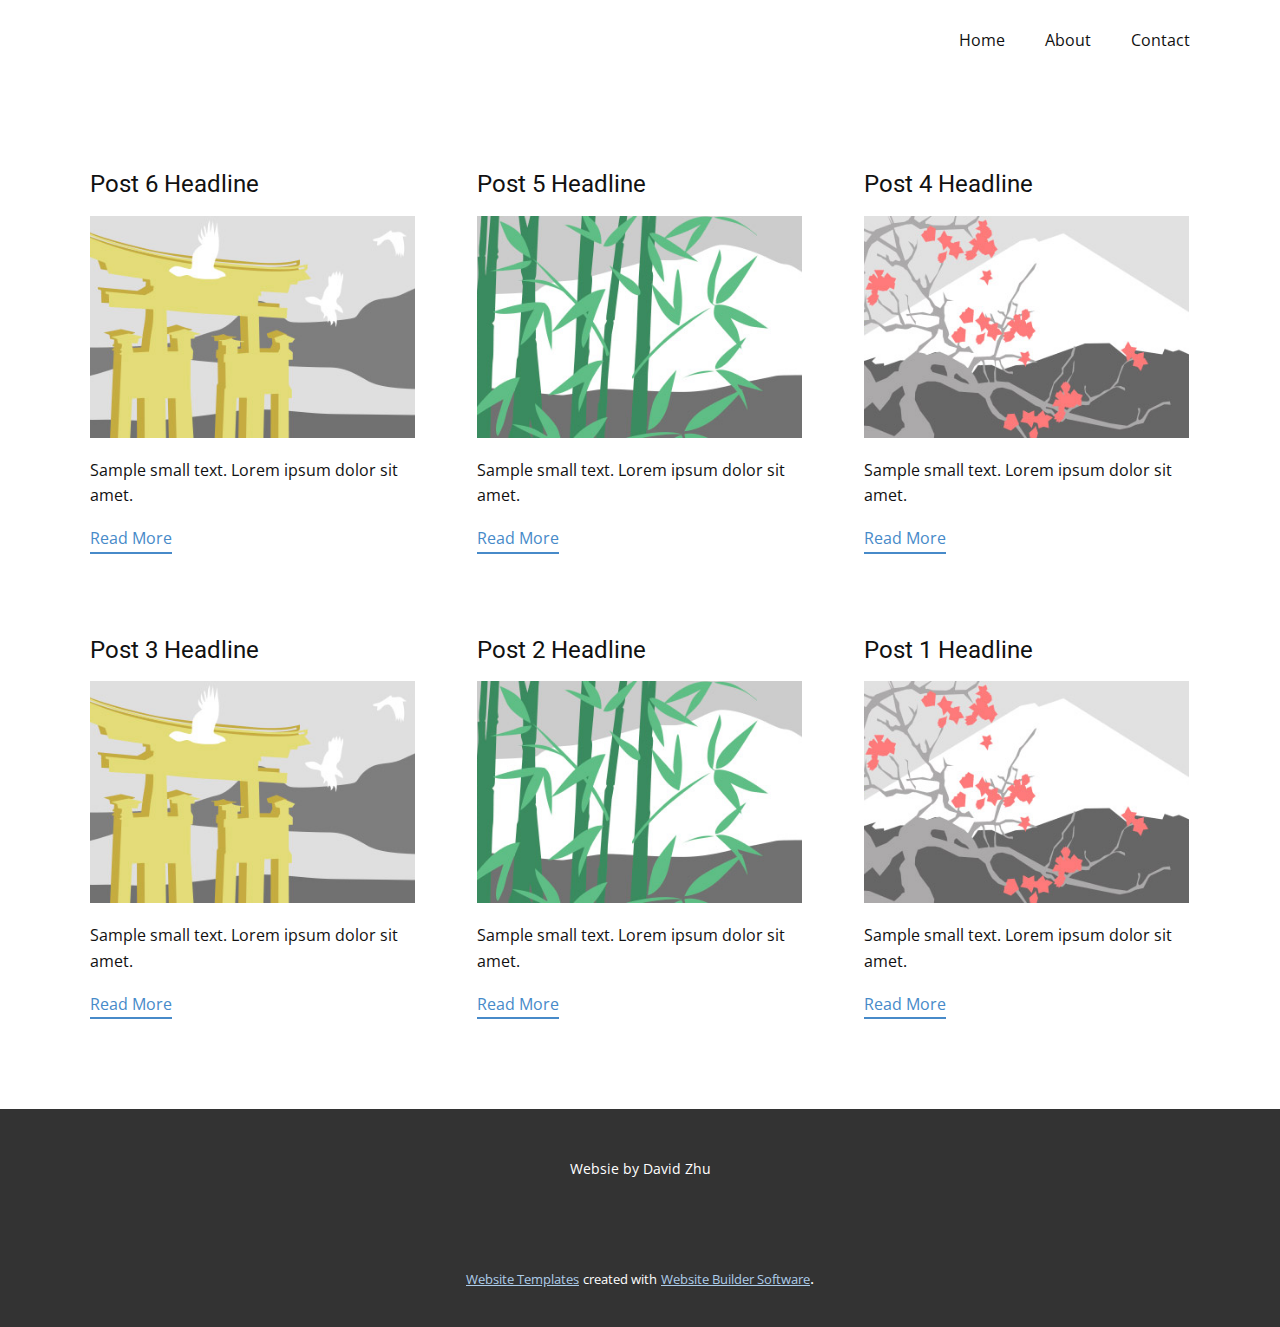
<file: blog/blog.html>
<!DOCTYPE html>
<html style="font-size: 16px;" lang="en"><head>
    <meta name="viewport" content="width=device-width, initial-scale=1.0">
    <meta charset="utf-8">
    <meta name="keywords" content="">
    <meta name="description" content="">
    <title>Blog Template</title>
    <link rel="stylesheet" href="../nicepage.css" media="screen">
<link rel="stylesheet" href="../Blog-Template.css" media="screen">
    <script class="u-script" type="text/javascript" src="../jquery.js" defer=""></script>
    <script class="u-script" type="text/javascript" src="../nicepage.js" defer=""></script>
    <meta name="generator" content="Nicepage 5.0.7, nicepage.com">
    <link id="u-theme-google-font" rel="stylesheet" href="https://fonts.googleapis.com/css?family=Roboto:100,100i,300,300i,400,400i,500,500i,700,700i,900,900i|Open+Sans:300,300i,400,400i,500,500i,600,600i,700,700i,800,800i">
    
    
    <script type="application/ld+json">{
		"@context": "http://schema.org",
		"@type": "Organization",
		"name": ""
}</script>
    <meta name="theme-color" content="#478ac9">
  </head>
  <body class="u-body u-xl-mode" data-lang="en"><header class="u-clearfix u-header u-header" id="sec-580f"><div class="u-clearfix u-sheet u-sheet-1">
        <nav class="u-menu u-menu-dropdown u-offcanvas u-menu-1">
          <div class="menu-collapse" style="font-size: 1rem; letter-spacing: 0px;">
            <a class="u-button-style u-custom-left-right-menu-spacing u-custom-padding-bottom u-custom-top-bottom-menu-spacing u-nav-link u-text-active-palette-1-base u-text-hover-palette-2-base" href="#">
              <svg class="u-svg-link" viewBox="0 0 24 24"><use xmlns:xlink="http://www.w3.org/1999/xlink" xlink:href="#menu-hamburger"></use></svg>
              <svg class="u-svg-content" version="1.1" id="menu-hamburger" viewBox="0 0 16 16" x="0px" y="0px" xmlns:xlink="http://www.w3.org/1999/xlink" xmlns="http://www.w3.org/2000/svg"><g><rect y="1" width="16" height="2"></rect><rect y="7" width="16" height="2"></rect><rect y="13" width="16" height="2"></rect>
</g></svg>
            </a>
          </div>
          <div class="u-nav-container">
            <ul class="u-nav u-unstyled u-nav-1"><li class="u-nav-item"><a class="u-button-style u-nav-link u-text-active-palette-1-base u-text-hover-palette-2-base" href="../Home.html" style="padding: 10px 20px;">Home</a>
</li><li class="u-nav-item"><a class="u-button-style u-nav-link u-text-active-palette-1-base u-text-hover-palette-2-base" href="../About.html" style="padding: 10px 20px;">About</a>
</li><li class="u-nav-item"><a class="u-button-style u-nav-link u-text-active-palette-1-base u-text-hover-palette-2-base" href="../Contact.html" style="padding: 10px 20px;">Contact</a>
</li></ul>
          </div>
          <div class="u-nav-container-collapse">
            <div class="u-black u-container-style u-inner-container-layout u-opacity u-opacity-95 u-sidenav">
              <div class="u-inner-container-layout u-sidenav-overflow">
                <div class="u-menu-close"></div>
                <ul class="u-align-center u-nav u-popupmenu-items u-unstyled u-nav-2"><li class="u-nav-item"><a class="u-button-style u-nav-link" href="../Home.html">Home</a>
</li><li class="u-nav-item"><a class="u-button-style u-nav-link" href="../About.html">About</a>
</li><li class="u-nav-item"><a class="u-button-style u-nav-link" href="../Contact.html">Contact</a>
</li></ul>
              </div>
            </div>
            <div class="u-black u-menu-overlay u-opacity u-opacity-70"></div>
          </div>
        </nav>
      </div></header>
    <section class="u-clearfix u-section-1" id="sec-cee1">
      <div class="u-clearfix u-sheet u-valign-middle u-sheet-1"><!--blog--><!--blog_options_json--><!--{"type":"Recent","source":"","tags":"","count":""}--><!--/blog_options_json-->
        <div class="u-blog u-expanded-width u-repeater u-repeater-1"><!--blog_post-->
          <div class="u-blog-post u-container-style u-repeater-item u-white u-repeater-item-1">
            <div class="u-container-layout u-similar-container u-valign-top u-container-layout-1"><!--blog_post_header-->
              <h4 class="u-blog-control u-text u-text-1">
                <a class="u-post-header-link" href="../blog/post-5.html">Post 6 Headline</a>
              </h4><!--/blog_post_header--><!--blog_post_image-->
              <a class="u-post-header-link" href="../blog/post-5.html"><img alt="" class="u-blog-control u-expanded-width u-image u-image-default u-image-1" src="../images/8ad73f3c.jpeg"></a><!--/blog_post_image--><!--blog_post_content-->
              <div class="u-blog-control u-post-content u-text u-text-2 fr-view">Sample small text. Lorem ipsum dolor sit amet.</div><!--/blog_post_content--><!--blog_post_readmore-->
              <a href="../blog/post-5.html" class="u-blog-control u-border-2 u-border-palette-1-base u-btn u-btn-rectangle u-button-style u-none u-btn-1"><!--blog_post_readmore_content--><!--options_json--><!--{"content":"","defaultValue":"Read More"}--><!--/options_json-->Read More<!--/blog_post_readmore_content--></a><!--/blog_post_readmore-->
            </div>
          </div><div class="u-blog-post u-container-style u-repeater-item u-video-cover u-white">
            <div class="u-container-layout u-similar-container u-valign-top u-container-layout-2"><!--blog_post_header-->
              <h4 class="u-blog-control u-text u-text-3">
                <a class="u-post-header-link" href="../blog/post-4.html">Post 5 Headline</a>
              </h4><!--/blog_post_header--><!--blog_post_image-->
              <a class="u-post-header-link" href="../blog/post-4.html"><img alt="" class="u-blog-control u-expanded-width u-image u-image-default u-image-2" src="../images/68f64b9d.jpeg"></a><!--/blog_post_image--><!--blog_post_content-->
              <div class="u-blog-control u-post-content u-text u-text-4 fr-view">Sample small text. Lorem ipsum dolor sit amet.</div><!--/blog_post_content--><!--blog_post_readmore-->
              <a href="../blog/post-4.html" class="u-blog-control u-border-2 u-border-palette-1-base u-btn u-btn-rectangle u-button-style u-none u-btn-2"><!--blog_post_readmore_content--><!--options_json--><!--{"content":"","defaultValue":"Read More"}--><!--/options_json-->Read More<!--/blog_post_readmore_content--></a><!--/blog_post_readmore-->
            </div>
          </div><div class="u-blog-post u-container-style u-repeater-item u-video-cover u-white">
            <div class="u-container-layout u-similar-container u-valign-top u-container-layout-3"><!--blog_post_header-->
              <h4 class="u-blog-control u-text u-text-5">
                <a class="u-post-header-link" href="../blog/post-3.html">Post 4 Headline</a>
              </h4><!--/blog_post_header--><!--blog_post_image-->
              <a class="u-post-header-link" href="../blog/post-3.html"><img alt="" class="u-blog-control u-expanded-width u-image u-image-default u-image-3" src="../images/0fd3416c.jpeg"></a><!--/blog_post_image--><!--blog_post_content-->
              <div class="u-blog-control u-post-content u-text u-text-6 fr-view">Sample small text. Lorem ipsum dolor sit amet.</div><!--/blog_post_content--><!--blog_post_readmore-->
              <a href="../blog/post-3.html" class="u-blog-control u-border-2 u-border-palette-1-base u-btn u-btn-rectangle u-button-style u-none u-btn-3"><!--blog_post_readmore_content--><!--options_json--><!--{"content":"","defaultValue":"Read More"}--><!--/options_json-->Read More<!--/blog_post_readmore_content--></a><!--/blog_post_readmore-->
            </div>
          </div><div class="u-blog-post u-container-style u-repeater-item u-white u-repeater-item-1">
            <div class="u-container-layout u-similar-container u-valign-top u-container-layout-1"><!--blog_post_header-->
              <h4 class="u-blog-control u-text u-text-1">
                <a class="u-post-header-link" href="../blog/post-2.html">Post 3 Headline</a>
              </h4><!--/blog_post_header--><!--blog_post_image-->
              <a class="u-post-header-link" href="../blog/post-2.html"><img alt="" class="u-blog-control u-expanded-width u-image u-image-default u-image-1" src="../images/8ad73f3c.jpeg"></a><!--/blog_post_image--><!--blog_post_content-->
              <div class="u-blog-control u-post-content u-text u-text-2 fr-view">Sample small text. Lorem ipsum dolor sit amet.</div><!--/blog_post_content--><!--blog_post_readmore-->
              <a href="../blog/post-2.html" class="u-blog-control u-border-2 u-border-palette-1-base u-btn u-btn-rectangle u-button-style u-none u-btn-1"><!--blog_post_readmore_content--><!--options_json--><!--{"content":"","defaultValue":"Read More"}--><!--/options_json-->Read More<!--/blog_post_readmore_content--></a><!--/blog_post_readmore-->
            </div>
          </div><div class="u-blog-post u-container-style u-repeater-item u-video-cover u-white">
            <div class="u-container-layout u-similar-container u-valign-top u-container-layout-2"><!--blog_post_header-->
              <h4 class="u-blog-control u-text u-text-3">
                <a class="u-post-header-link" href="../blog/post-1.html">Post 2 Headline</a>
              </h4><!--/blog_post_header--><!--blog_post_image-->
              <a class="u-post-header-link" href="../blog/post-1.html"><img alt="" class="u-blog-control u-expanded-width u-image u-image-default u-image-2" src="../images/68f64b9d.jpeg"></a><!--/blog_post_image--><!--blog_post_content-->
              <div class="u-blog-control u-post-content u-text u-text-4 fr-view">Sample small text. Lorem ipsum dolor sit amet.</div><!--/blog_post_content--><!--blog_post_readmore-->
              <a href="../blog/post-1.html" class="u-blog-control u-border-2 u-border-palette-1-base u-btn u-btn-rectangle u-button-style u-none u-btn-2"><!--blog_post_readmore_content--><!--options_json--><!--{"content":"","defaultValue":"Read More"}--><!--/options_json-->Read More<!--/blog_post_readmore_content--></a><!--/blog_post_readmore-->
            </div>
          </div><div class="u-blog-post u-container-style u-repeater-item u-video-cover u-white">
            <div class="u-container-layout u-similar-container u-valign-top u-container-layout-3"><!--blog_post_header-->
              <h4 class="u-blog-control u-text u-text-5">
                <a class="u-post-header-link" href="../blog/post.html">Post 1 Headline</a>
              </h4><!--/blog_post_header--><!--blog_post_image-->
              <a class="u-post-header-link" href="../blog/post.html"><img alt="" class="u-blog-control u-expanded-width u-image u-image-default u-image-3" src="../images/0fd3416c.jpeg"></a><!--/blog_post_image--><!--blog_post_content-->
              <div class="u-blog-control u-post-content u-text u-text-6 fr-view">Sample small text. Lorem ipsum dolor sit amet.</div><!--/blog_post_content--><!--blog_post_readmore-->
              <a href="../blog/post.html" class="u-blog-control u-border-2 u-border-palette-1-base u-btn u-btn-rectangle u-button-style u-none u-btn-3"><!--blog_post_readmore_content--><!--options_json--><!--{"content":"","defaultValue":"Read More"}--><!--/options_json-->Read More<!--/blog_post_readmore_content--></a><!--/blog_post_readmore-->
            </div>
          </div><!--/blog_post--><!--blog_post-->
          <!--/blog_post--><!--blog_post-->
          <!--/blog_post-->
        </div><!--/blog-->
      </div>
    </section>
    
    
    <footer class="u-align-center u-clearfix u-footer u-grey-80 u-footer" id="sec-d0e5"><div class="u-clearfix u-sheet u-sheet-1">
        <p class="u-small-text u-text u-text-variant u-text-1">Websie by David Zhu</p>
      </div></footer>
    <section class="u-backlink u-clearfix u-grey-80">
      <a class="u-link" href="https://nicepage.com/website-templates" target="_blank">
        <span>Website Templates</span>
      </a>
      <p class="u-text">
        <span>created with</span>
      </p>
      <a class="u-link" href="" target="_blank">
        <span>Website Builder Software</span>
      </a>. 
    </section>
  
</body></html>
</file>
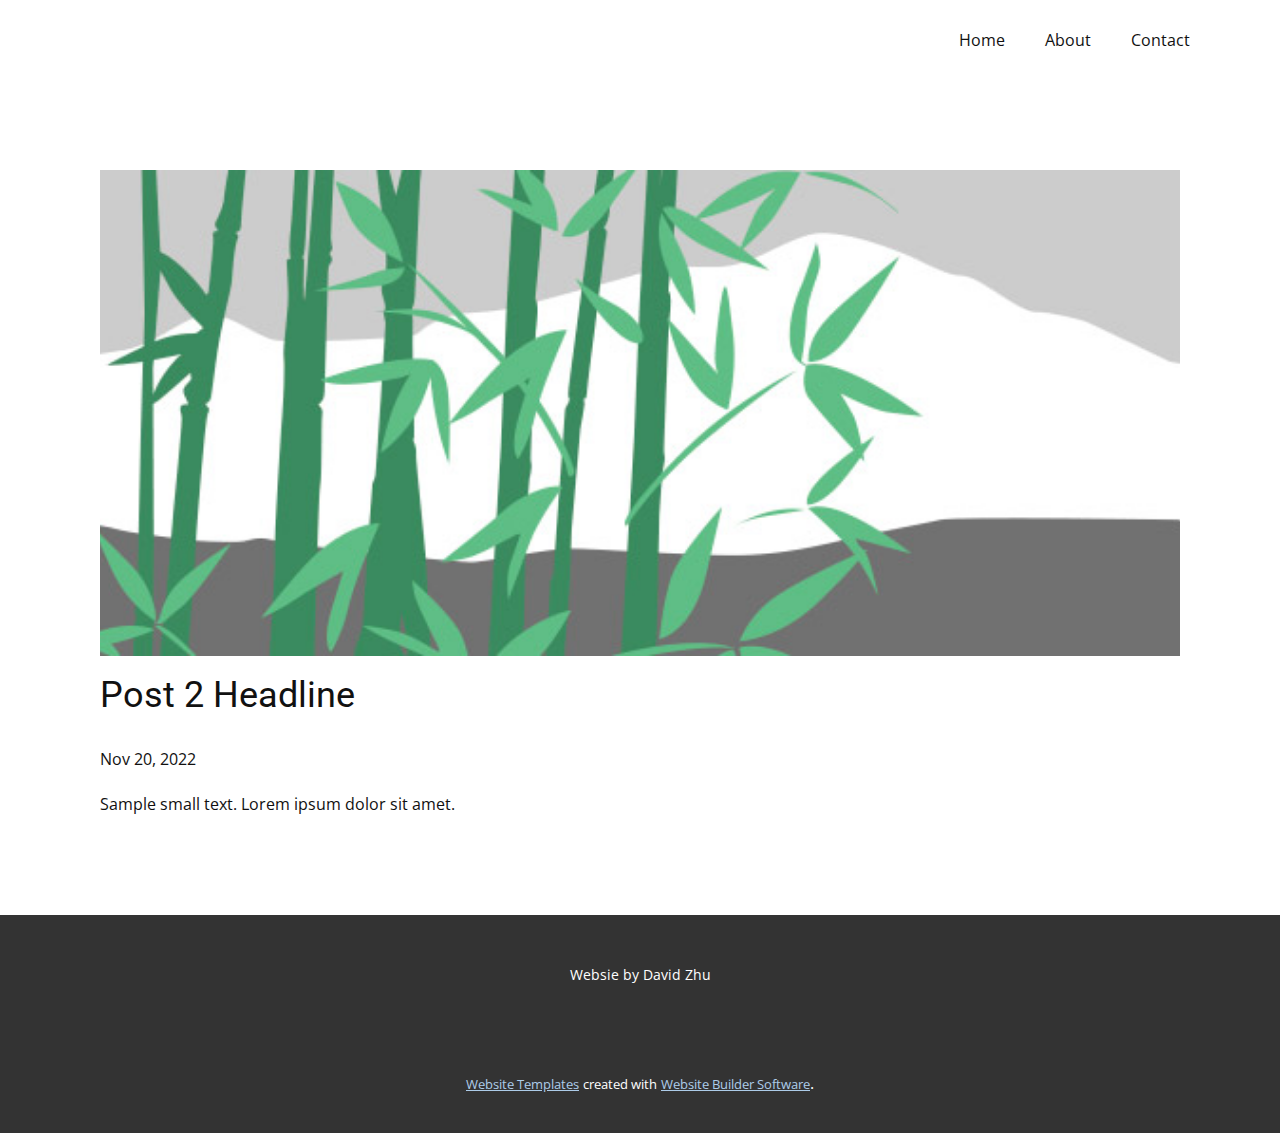
<file: blog/post-1.html>
<!DOCTYPE html>
<html style="font-size: 16px;" lang="en"><head>
    <meta name="viewport" content="width=device-width, initial-scale=1.0">
    <meta charset="utf-8">
    <meta name="keywords" content="Post 1 Headline">
    <meta name="description" content="">
    <title>Post 2 Headline</title>
    <link rel="stylesheet" href="../nicepage.css" media="screen">
<link rel="stylesheet" href="../Post-Template.css" media="screen">
    <script class="u-script" type="text/javascript" src="../jquery.js" defer=""></script>
    <script class="u-script" type="text/javascript" src="../nicepage.js" defer=""></script>
    <meta name="generator" content="Nicepage 5.0.7, nicepage.com">
    <link id="u-theme-google-font" rel="stylesheet" href="https://fonts.googleapis.com/css?family=Roboto:100,100i,300,300i,400,400i,500,500i,700,700i,900,900i|Open+Sans:300,300i,400,400i,500,500i,600,600i,700,700i,800,800i">
    
    
    <script type="application/ld+json">{
		"@context": "http://schema.org",
		"@type": "Organization",
		"name": ""
}</script>
    <meta name="theme-color" content="#478ac9">
  </head>
  <body class="u-body u-xl-mode" data-lang="en"><header class="u-clearfix u-header u-header" id="sec-580f"><div class="u-clearfix u-sheet u-sheet-1">
        <nav class="u-menu u-menu-dropdown u-offcanvas u-menu-1">
          <div class="menu-collapse" style="font-size: 1rem; letter-spacing: 0px;">
            <a class="u-button-style u-custom-left-right-menu-spacing u-custom-padding-bottom u-custom-top-bottom-menu-spacing u-nav-link u-text-active-palette-1-base u-text-hover-palette-2-base" href="#">
              <svg class="u-svg-link" viewBox="0 0 24 24"><use xmlns:xlink="http://www.w3.org/1999/xlink" xlink:href="#menu-hamburger"></use></svg>
              <svg class="u-svg-content" version="1.1" id="menu-hamburger" viewBox="0 0 16 16" x="0px" y="0px" xmlns:xlink="http://www.w3.org/1999/xlink" xmlns="http://www.w3.org/2000/svg"><g><rect y="1" width="16" height="2"></rect><rect y="7" width="16" height="2"></rect><rect y="13" width="16" height="2"></rect>
</g></svg>
            </a>
          </div>
          <div class="u-nav-container">
            <ul class="u-nav u-unstyled u-nav-1"><li class="u-nav-item"><a class="u-button-style u-nav-link u-text-active-palette-1-base u-text-hover-palette-2-base" href="../Home.html" style="padding: 10px 20px;">Home</a>
</li><li class="u-nav-item"><a class="u-button-style u-nav-link u-text-active-palette-1-base u-text-hover-palette-2-base" href="../About.html" style="padding: 10px 20px;">About</a>
</li><li class="u-nav-item"><a class="u-button-style u-nav-link u-text-active-palette-1-base u-text-hover-palette-2-base" href="../Contact.html" style="padding: 10px 20px;">Contact</a>
</li></ul>
          </div>
          <div class="u-nav-container-collapse">
            <div class="u-black u-container-style u-inner-container-layout u-opacity u-opacity-95 u-sidenav">
              <div class="u-inner-container-layout u-sidenav-overflow">
                <div class="u-menu-close"></div>
                <ul class="u-align-center u-nav u-popupmenu-items u-unstyled u-nav-2"><li class="u-nav-item"><a class="u-button-style u-nav-link" href="../Home.html">Home</a>
</li><li class="u-nav-item"><a class="u-button-style u-nav-link" href="../About.html">About</a>
</li><li class="u-nav-item"><a class="u-button-style u-nav-link" href="../Contact.html">Contact</a>
</li></ul>
              </div>
            </div>
            <div class="u-black u-menu-overlay u-opacity u-opacity-70"></div>
          </div>
        </nav>
      </div></header>
    <section class="u-align-center u-clearfix u-section-1" id="sec-018e">
      <div class="u-clearfix u-sheet u-valign-middle-md u-valign-middle-sm u-valign-middle-xs u-sheet-1"><!--post_details--><!--post_details_options_json--><!--{"source":""}--><!--/post_details_options_json--><!--blog_post-->
        <div class="u-container-style u-expanded-width u-post-details u-post-details-1">
          <div class="u-container-layout u-valign-middle u-container-layout-1"><!--blog_post_image-->
            <img alt="" class="u-blog-control u-expanded-width u-image u-image-default u-image-1" src="../images/68f64b9d.jpeg"><!--/blog_post_image--><!--blog_post_header-->
            <h2 class="u-blog-control u-text u-text-1">Post 2 Headline</h2><!--/blog_post_header--><!--blog_post_metadata-->
            <div class="u-blog-control u-metadata u-metadata-1"><!--blog_post_metadata_date-->
              <span class="u-meta-date u-meta-icon">Nov 20, 2022</span><!--/blog_post_metadata_date--><!--blog_post_metadata_category-->
              <!--/blog_post_metadata_category--><!--blog_post_metadata_comments-->
              <!--/blog_post_metadata_comments-->
            </div><!--/blog_post_metadata--><!--blog_post_content-->
            <div class="u-align-justify u-blog-control u-post-content u-text u-text-2 fr-view">
  Sample small text. Lorem ipsum dolor sit amet.
  </div><!--/blog_post_content-->
          </div>
        </div><!--/blog_post--><!--/post_details-->
      </div>
    </section>
    
    
    <footer class="u-align-center u-clearfix u-footer u-grey-80 u-footer" id="sec-d0e5"><div class="u-clearfix u-sheet u-sheet-1">
        <p class="u-small-text u-text u-text-variant u-text-1">Websie by David Zhu</p>
      </div></footer>
    <section class="u-backlink u-clearfix u-grey-80">
      <a class="u-link" href="https://nicepage.com/website-templates" target="_blank">
        <span>Website Templates</span>
      </a>
      <p class="u-text">
        <span>created with</span>
      </p>
      <a class="u-link" href="" target="_blank">
        <span>Website Builder Software</span>
      </a>. 
    </section>
  
</body></html>
</file>
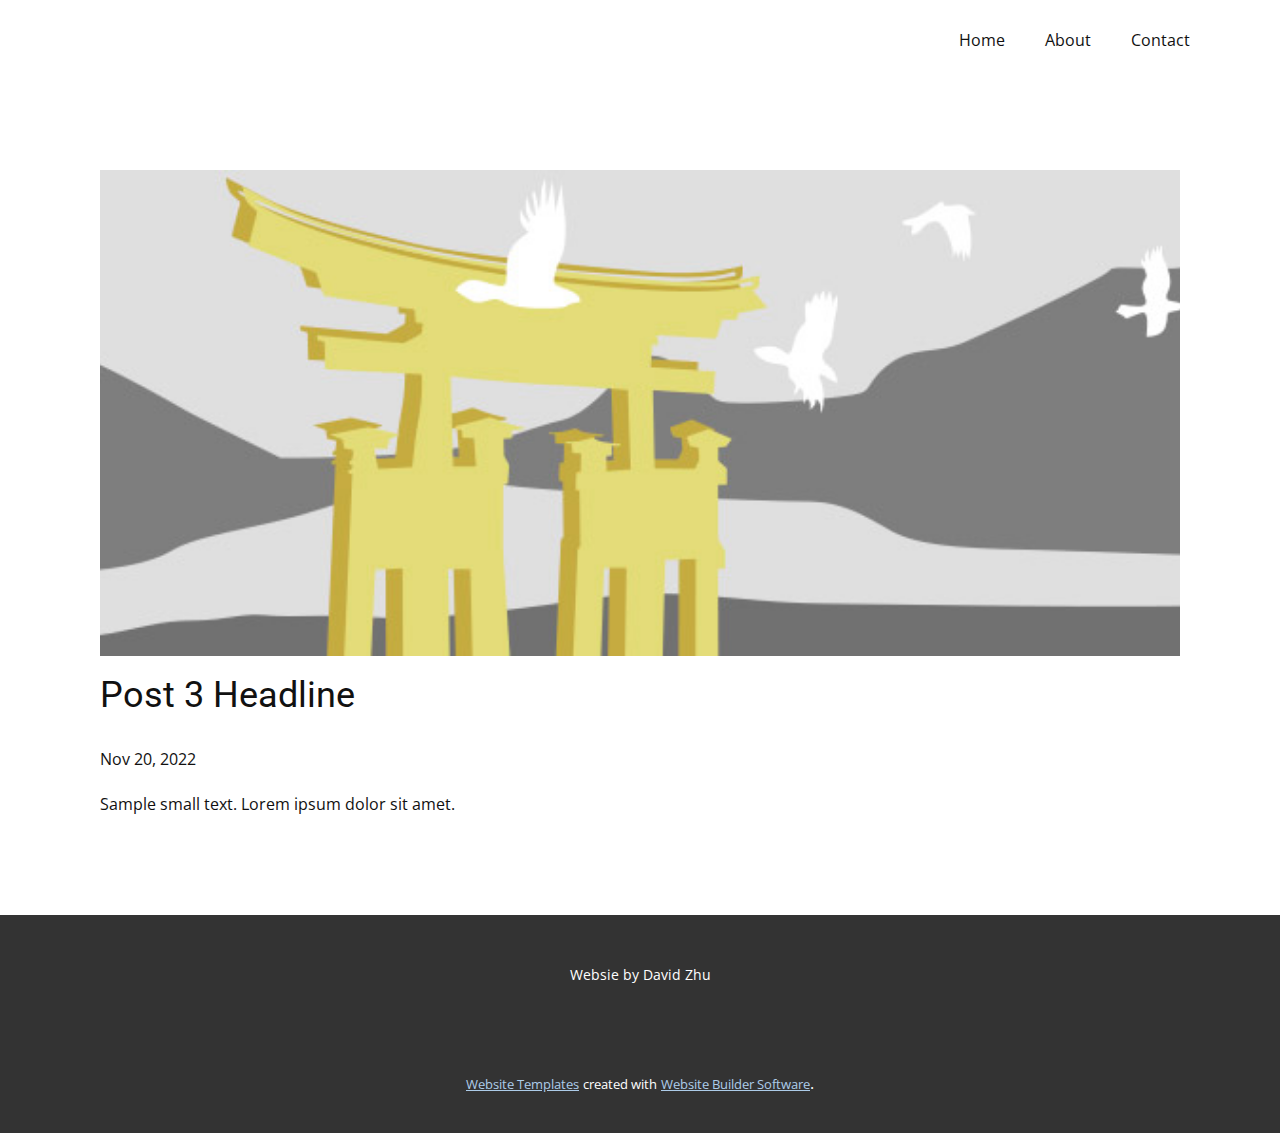
<file: blog/post-2.html>
<!DOCTYPE html>
<html style="font-size: 16px;" lang="en"><head>
    <meta name="viewport" content="width=device-width, initial-scale=1.0">
    <meta charset="utf-8">
    <meta name="keywords" content="Post 1 Headline">
    <meta name="description" content="">
    <title>Post 3 Headline</title>
    <link rel="stylesheet" href="../nicepage.css" media="screen">
<link rel="stylesheet" href="../Post-Template.css" media="screen">
    <script class="u-script" type="text/javascript" src="../jquery.js" defer=""></script>
    <script class="u-script" type="text/javascript" src="../nicepage.js" defer=""></script>
    <meta name="generator" content="Nicepage 5.0.7, nicepage.com">
    <link id="u-theme-google-font" rel="stylesheet" href="https://fonts.googleapis.com/css?family=Roboto:100,100i,300,300i,400,400i,500,500i,700,700i,900,900i|Open+Sans:300,300i,400,400i,500,500i,600,600i,700,700i,800,800i">
    
    
    <script type="application/ld+json">{
		"@context": "http://schema.org",
		"@type": "Organization",
		"name": ""
}</script>
    <meta name="theme-color" content="#478ac9">
  </head>
  <body class="u-body u-xl-mode" data-lang="en"><header class="u-clearfix u-header u-header" id="sec-580f"><div class="u-clearfix u-sheet u-sheet-1">
        <nav class="u-menu u-menu-dropdown u-offcanvas u-menu-1">
          <div class="menu-collapse" style="font-size: 1rem; letter-spacing: 0px;">
            <a class="u-button-style u-custom-left-right-menu-spacing u-custom-padding-bottom u-custom-top-bottom-menu-spacing u-nav-link u-text-active-palette-1-base u-text-hover-palette-2-base" href="#">
              <svg class="u-svg-link" viewBox="0 0 24 24"><use xmlns:xlink="http://www.w3.org/1999/xlink" xlink:href="#menu-hamburger"></use></svg>
              <svg class="u-svg-content" version="1.1" id="menu-hamburger" viewBox="0 0 16 16" x="0px" y="0px" xmlns:xlink="http://www.w3.org/1999/xlink" xmlns="http://www.w3.org/2000/svg"><g><rect y="1" width="16" height="2"></rect><rect y="7" width="16" height="2"></rect><rect y="13" width="16" height="2"></rect>
</g></svg>
            </a>
          </div>
          <div class="u-nav-container">
            <ul class="u-nav u-unstyled u-nav-1"><li class="u-nav-item"><a class="u-button-style u-nav-link u-text-active-palette-1-base u-text-hover-palette-2-base" href="../Home.html" style="padding: 10px 20px;">Home</a>
</li><li class="u-nav-item"><a class="u-button-style u-nav-link u-text-active-palette-1-base u-text-hover-palette-2-base" href="../About.html" style="padding: 10px 20px;">About</a>
</li><li class="u-nav-item"><a class="u-button-style u-nav-link u-text-active-palette-1-base u-text-hover-palette-2-base" href="../Contact.html" style="padding: 10px 20px;">Contact</a>
</li></ul>
          </div>
          <div class="u-nav-container-collapse">
            <div class="u-black u-container-style u-inner-container-layout u-opacity u-opacity-95 u-sidenav">
              <div class="u-inner-container-layout u-sidenav-overflow">
                <div class="u-menu-close"></div>
                <ul class="u-align-center u-nav u-popupmenu-items u-unstyled u-nav-2"><li class="u-nav-item"><a class="u-button-style u-nav-link" href="../Home.html">Home</a>
</li><li class="u-nav-item"><a class="u-button-style u-nav-link" href="../About.html">About</a>
</li><li class="u-nav-item"><a class="u-button-style u-nav-link" href="../Contact.html">Contact</a>
</li></ul>
              </div>
            </div>
            <div class="u-black u-menu-overlay u-opacity u-opacity-70"></div>
          </div>
        </nav>
      </div></header>
    <section class="u-align-center u-clearfix u-section-1" id="sec-018e">
      <div class="u-clearfix u-sheet u-valign-middle-md u-valign-middle-sm u-valign-middle-xs u-sheet-1"><!--post_details--><!--post_details_options_json--><!--{"source":""}--><!--/post_details_options_json--><!--blog_post-->
        <div class="u-container-style u-expanded-width u-post-details u-post-details-1">
          <div class="u-container-layout u-valign-middle u-container-layout-1"><!--blog_post_image-->
            <img alt="" class="u-blog-control u-expanded-width u-image u-image-default u-image-1" src="../images/8ad73f3c.jpeg"><!--/blog_post_image--><!--blog_post_header-->
            <h2 class="u-blog-control u-text u-text-1">Post 3 Headline</h2><!--/blog_post_header--><!--blog_post_metadata-->
            <div class="u-blog-control u-metadata u-metadata-1"><!--blog_post_metadata_date-->
              <span class="u-meta-date u-meta-icon">Nov 20, 2022</span><!--/blog_post_metadata_date--><!--blog_post_metadata_category-->
              <!--/blog_post_metadata_category--><!--blog_post_metadata_comments-->
              <!--/blog_post_metadata_comments-->
            </div><!--/blog_post_metadata--><!--blog_post_content-->
            <div class="u-align-justify u-blog-control u-post-content u-text u-text-2 fr-view">
  Sample small text. Lorem ipsum dolor sit amet.
  </div><!--/blog_post_content-->
          </div>
        </div><!--/blog_post--><!--/post_details-->
      </div>
    </section>
    
    
    <footer class="u-align-center u-clearfix u-footer u-grey-80 u-footer" id="sec-d0e5"><div class="u-clearfix u-sheet u-sheet-1">
        <p class="u-small-text u-text u-text-variant u-text-1">Websie by David Zhu</p>
      </div></footer>
    <section class="u-backlink u-clearfix u-grey-80">
      <a class="u-link" href="https://nicepage.com/website-templates" target="_blank">
        <span>Website Templates</span>
      </a>
      <p class="u-text">
        <span>created with</span>
      </p>
      <a class="u-link" href="" target="_blank">
        <span>Website Builder Software</span>
      </a>. 
    </section>
  
</body></html>
</file>
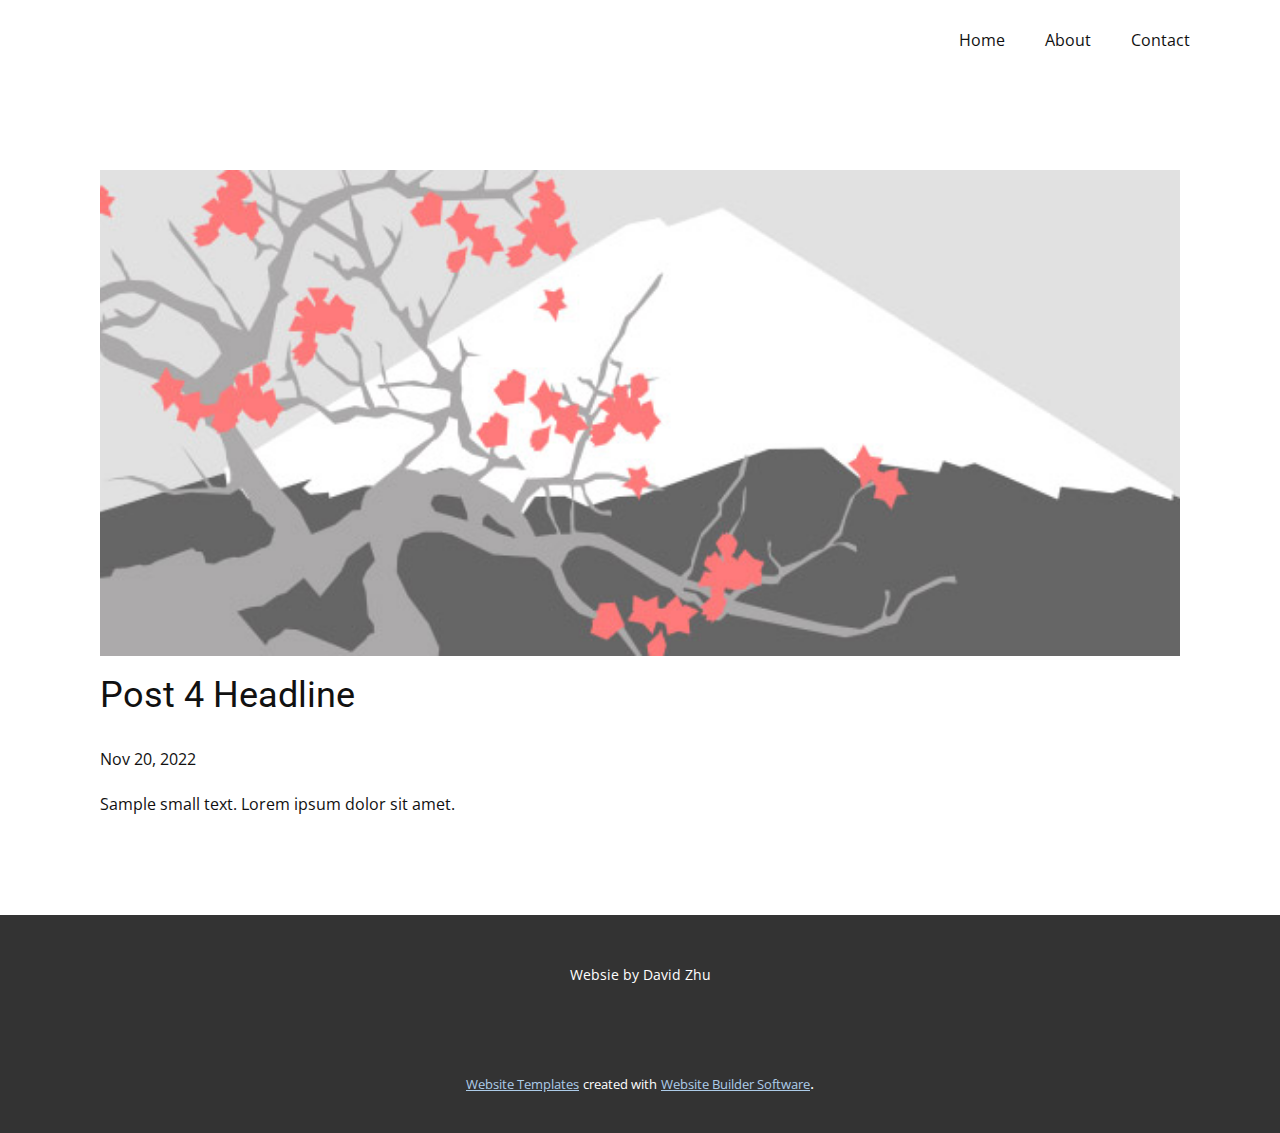
<file: blog/post-3.html>
<!DOCTYPE html>
<html style="font-size: 16px;" lang="en"><head>
    <meta name="viewport" content="width=device-width, initial-scale=1.0">
    <meta charset="utf-8">
    <meta name="keywords" content="Post 1 Headline">
    <meta name="description" content="">
    <title>Post 4 Headline</title>
    <link rel="stylesheet" href="../nicepage.css" media="screen">
<link rel="stylesheet" href="../Post-Template.css" media="screen">
    <script class="u-script" type="text/javascript" src="../jquery.js" defer=""></script>
    <script class="u-script" type="text/javascript" src="../nicepage.js" defer=""></script>
    <meta name="generator" content="Nicepage 5.0.7, nicepage.com">
    <link id="u-theme-google-font" rel="stylesheet" href="https://fonts.googleapis.com/css?family=Roboto:100,100i,300,300i,400,400i,500,500i,700,700i,900,900i|Open+Sans:300,300i,400,400i,500,500i,600,600i,700,700i,800,800i">
    
    
    <script type="application/ld+json">{
		"@context": "http://schema.org",
		"@type": "Organization",
		"name": ""
}</script>
    <meta name="theme-color" content="#478ac9">
  </head>
  <body class="u-body u-xl-mode" data-lang="en"><header class="u-clearfix u-header u-header" id="sec-580f"><div class="u-clearfix u-sheet u-sheet-1">
        <nav class="u-menu u-menu-dropdown u-offcanvas u-menu-1">
          <div class="menu-collapse" style="font-size: 1rem; letter-spacing: 0px;">
            <a class="u-button-style u-custom-left-right-menu-spacing u-custom-padding-bottom u-custom-top-bottom-menu-spacing u-nav-link u-text-active-palette-1-base u-text-hover-palette-2-base" href="#">
              <svg class="u-svg-link" viewBox="0 0 24 24"><use xmlns:xlink="http://www.w3.org/1999/xlink" xlink:href="#menu-hamburger"></use></svg>
              <svg class="u-svg-content" version="1.1" id="menu-hamburger" viewBox="0 0 16 16" x="0px" y="0px" xmlns:xlink="http://www.w3.org/1999/xlink" xmlns="http://www.w3.org/2000/svg"><g><rect y="1" width="16" height="2"></rect><rect y="7" width="16" height="2"></rect><rect y="13" width="16" height="2"></rect>
</g></svg>
            </a>
          </div>
          <div class="u-nav-container">
            <ul class="u-nav u-unstyled u-nav-1"><li class="u-nav-item"><a class="u-button-style u-nav-link u-text-active-palette-1-base u-text-hover-palette-2-base" href="../Home.html" style="padding: 10px 20px;">Home</a>
</li><li class="u-nav-item"><a class="u-button-style u-nav-link u-text-active-palette-1-base u-text-hover-palette-2-base" href="../About.html" style="padding: 10px 20px;">About</a>
</li><li class="u-nav-item"><a class="u-button-style u-nav-link u-text-active-palette-1-base u-text-hover-palette-2-base" href="../Contact.html" style="padding: 10px 20px;">Contact</a>
</li></ul>
          </div>
          <div class="u-nav-container-collapse">
            <div class="u-black u-container-style u-inner-container-layout u-opacity u-opacity-95 u-sidenav">
              <div class="u-inner-container-layout u-sidenav-overflow">
                <div class="u-menu-close"></div>
                <ul class="u-align-center u-nav u-popupmenu-items u-unstyled u-nav-2"><li class="u-nav-item"><a class="u-button-style u-nav-link" href="../Home.html">Home</a>
</li><li class="u-nav-item"><a class="u-button-style u-nav-link" href="../About.html">About</a>
</li><li class="u-nav-item"><a class="u-button-style u-nav-link" href="../Contact.html">Contact</a>
</li></ul>
              </div>
            </div>
            <div class="u-black u-menu-overlay u-opacity u-opacity-70"></div>
          </div>
        </nav>
      </div></header>
    <section class="u-align-center u-clearfix u-section-1" id="sec-018e">
      <div class="u-clearfix u-sheet u-valign-middle-md u-valign-middle-sm u-valign-middle-xs u-sheet-1"><!--post_details--><!--post_details_options_json--><!--{"source":""}--><!--/post_details_options_json--><!--blog_post-->
        <div class="u-container-style u-expanded-width u-post-details u-post-details-1">
          <div class="u-container-layout u-valign-middle u-container-layout-1"><!--blog_post_image-->
            <img alt="" class="u-blog-control u-expanded-width u-image u-image-default u-image-1" src="../images/0fd3416c.jpeg"><!--/blog_post_image--><!--blog_post_header-->
            <h2 class="u-blog-control u-text u-text-1">Post 4 Headline</h2><!--/blog_post_header--><!--blog_post_metadata-->
            <div class="u-blog-control u-metadata u-metadata-1"><!--blog_post_metadata_date-->
              <span class="u-meta-date u-meta-icon">Nov 20, 2022</span><!--/blog_post_metadata_date--><!--blog_post_metadata_category-->
              <!--/blog_post_metadata_category--><!--blog_post_metadata_comments-->
              <!--/blog_post_metadata_comments-->
            </div><!--/blog_post_metadata--><!--blog_post_content-->
            <div class="u-align-justify u-blog-control u-post-content u-text u-text-2 fr-view">
  Sample small text. Lorem ipsum dolor sit amet.
  </div><!--/blog_post_content-->
          </div>
        </div><!--/blog_post--><!--/post_details-->
      </div>
    </section>
    
    
    <footer class="u-align-center u-clearfix u-footer u-grey-80 u-footer" id="sec-d0e5"><div class="u-clearfix u-sheet u-sheet-1">
        <p class="u-small-text u-text u-text-variant u-text-1">Websie by David Zhu</p>
      </div></footer>
    <section class="u-backlink u-clearfix u-grey-80">
      <a class="u-link" href="https://nicepage.com/website-templates" target="_blank">
        <span>Website Templates</span>
      </a>
      <p class="u-text">
        <span>created with</span>
      </p>
      <a class="u-link" href="" target="_blank">
        <span>Website Builder Software</span>
      </a>. 
    </section>
  
</body></html>
</file>
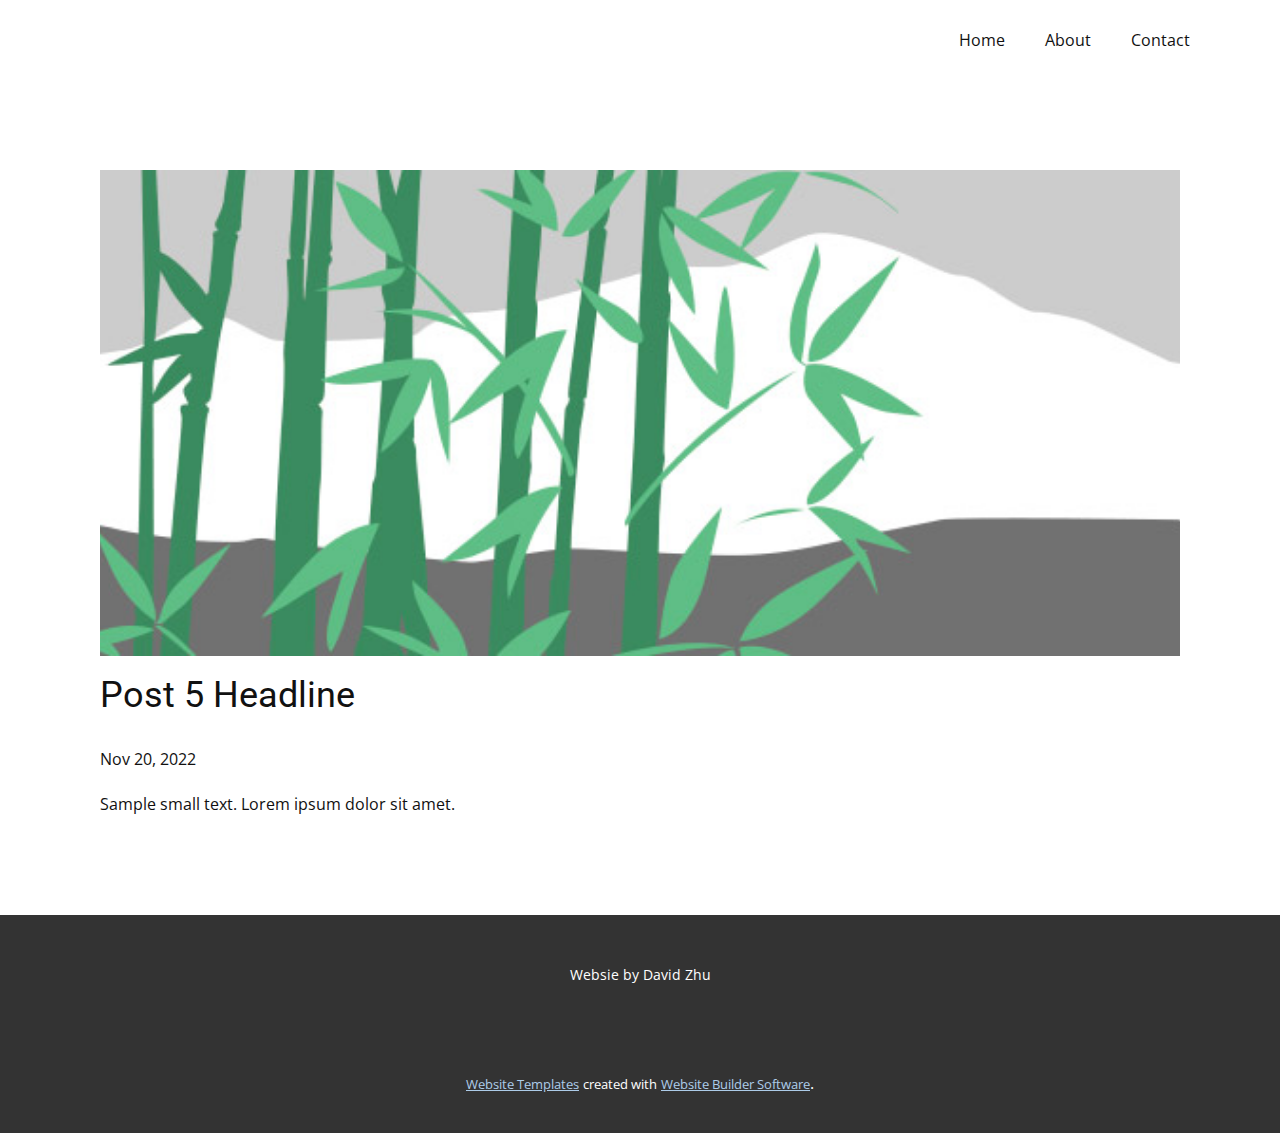
<file: blog/post-4.html>
<!DOCTYPE html>
<html style="font-size: 16px;" lang="en"><head>
    <meta name="viewport" content="width=device-width, initial-scale=1.0">
    <meta charset="utf-8">
    <meta name="keywords" content="Post 1 Headline">
    <meta name="description" content="">
    <title>Post 5 Headline</title>
    <link rel="stylesheet" href="../nicepage.css" media="screen">
<link rel="stylesheet" href="../Post-Template.css" media="screen">
    <script class="u-script" type="text/javascript" src="../jquery.js" defer=""></script>
    <script class="u-script" type="text/javascript" src="../nicepage.js" defer=""></script>
    <meta name="generator" content="Nicepage 5.0.7, nicepage.com">
    <link id="u-theme-google-font" rel="stylesheet" href="https://fonts.googleapis.com/css?family=Roboto:100,100i,300,300i,400,400i,500,500i,700,700i,900,900i|Open+Sans:300,300i,400,400i,500,500i,600,600i,700,700i,800,800i">
    
    
    <script type="application/ld+json">{
		"@context": "http://schema.org",
		"@type": "Organization",
		"name": ""
}</script>
    <meta name="theme-color" content="#478ac9">
  </head>
  <body class="u-body u-xl-mode" data-lang="en"><header class="u-clearfix u-header u-header" id="sec-580f"><div class="u-clearfix u-sheet u-sheet-1">
        <nav class="u-menu u-menu-dropdown u-offcanvas u-menu-1">
          <div class="menu-collapse" style="font-size: 1rem; letter-spacing: 0px;">
            <a class="u-button-style u-custom-left-right-menu-spacing u-custom-padding-bottom u-custom-top-bottom-menu-spacing u-nav-link u-text-active-palette-1-base u-text-hover-palette-2-base" href="#">
              <svg class="u-svg-link" viewBox="0 0 24 24"><use xmlns:xlink="http://www.w3.org/1999/xlink" xlink:href="#menu-hamburger"></use></svg>
              <svg class="u-svg-content" version="1.1" id="menu-hamburger" viewBox="0 0 16 16" x="0px" y="0px" xmlns:xlink="http://www.w3.org/1999/xlink" xmlns="http://www.w3.org/2000/svg"><g><rect y="1" width="16" height="2"></rect><rect y="7" width="16" height="2"></rect><rect y="13" width="16" height="2"></rect>
</g></svg>
            </a>
          </div>
          <div class="u-nav-container">
            <ul class="u-nav u-unstyled u-nav-1"><li class="u-nav-item"><a class="u-button-style u-nav-link u-text-active-palette-1-base u-text-hover-palette-2-base" href="../Home.html" style="padding: 10px 20px;">Home</a>
</li><li class="u-nav-item"><a class="u-button-style u-nav-link u-text-active-palette-1-base u-text-hover-palette-2-base" href="../About.html" style="padding: 10px 20px;">About</a>
</li><li class="u-nav-item"><a class="u-button-style u-nav-link u-text-active-palette-1-base u-text-hover-palette-2-base" href="../Contact.html" style="padding: 10px 20px;">Contact</a>
</li></ul>
          </div>
          <div class="u-nav-container-collapse">
            <div class="u-black u-container-style u-inner-container-layout u-opacity u-opacity-95 u-sidenav">
              <div class="u-inner-container-layout u-sidenav-overflow">
                <div class="u-menu-close"></div>
                <ul class="u-align-center u-nav u-popupmenu-items u-unstyled u-nav-2"><li class="u-nav-item"><a class="u-button-style u-nav-link" href="../Home.html">Home</a>
</li><li class="u-nav-item"><a class="u-button-style u-nav-link" href="../About.html">About</a>
</li><li class="u-nav-item"><a class="u-button-style u-nav-link" href="../Contact.html">Contact</a>
</li></ul>
              </div>
            </div>
            <div class="u-black u-menu-overlay u-opacity u-opacity-70"></div>
          </div>
        </nav>
      </div></header>
    <section class="u-align-center u-clearfix u-section-1" id="sec-018e">
      <div class="u-clearfix u-sheet u-valign-middle-md u-valign-middle-sm u-valign-middle-xs u-sheet-1"><!--post_details--><!--post_details_options_json--><!--{"source":""}--><!--/post_details_options_json--><!--blog_post-->
        <div class="u-container-style u-expanded-width u-post-details u-post-details-1">
          <div class="u-container-layout u-valign-middle u-container-layout-1"><!--blog_post_image-->
            <img alt="" class="u-blog-control u-expanded-width u-image u-image-default u-image-1" src="../images/68f64b9d.jpeg"><!--/blog_post_image--><!--blog_post_header-->
            <h2 class="u-blog-control u-text u-text-1">Post 5 Headline</h2><!--/blog_post_header--><!--blog_post_metadata-->
            <div class="u-blog-control u-metadata u-metadata-1"><!--blog_post_metadata_date-->
              <span class="u-meta-date u-meta-icon">Nov 20, 2022</span><!--/blog_post_metadata_date--><!--blog_post_metadata_category-->
              <!--/blog_post_metadata_category--><!--blog_post_metadata_comments-->
              <!--/blog_post_metadata_comments-->
            </div><!--/blog_post_metadata--><!--blog_post_content-->
            <div class="u-align-justify u-blog-control u-post-content u-text u-text-2 fr-view">
  Sample small text. Lorem ipsum dolor sit amet.
  </div><!--/blog_post_content-->
          </div>
        </div><!--/blog_post--><!--/post_details-->
      </div>
    </section>
    
    
    <footer class="u-align-center u-clearfix u-footer u-grey-80 u-footer" id="sec-d0e5"><div class="u-clearfix u-sheet u-sheet-1">
        <p class="u-small-text u-text u-text-variant u-text-1">Websie by David Zhu</p>
      </div></footer>
    <section class="u-backlink u-clearfix u-grey-80">
      <a class="u-link" href="https://nicepage.com/website-templates" target="_blank">
        <span>Website Templates</span>
      </a>
      <p class="u-text">
        <span>created with</span>
      </p>
      <a class="u-link" href="" target="_blank">
        <span>Website Builder Software</span>
      </a>. 
    </section>
  
</body></html>
</file>
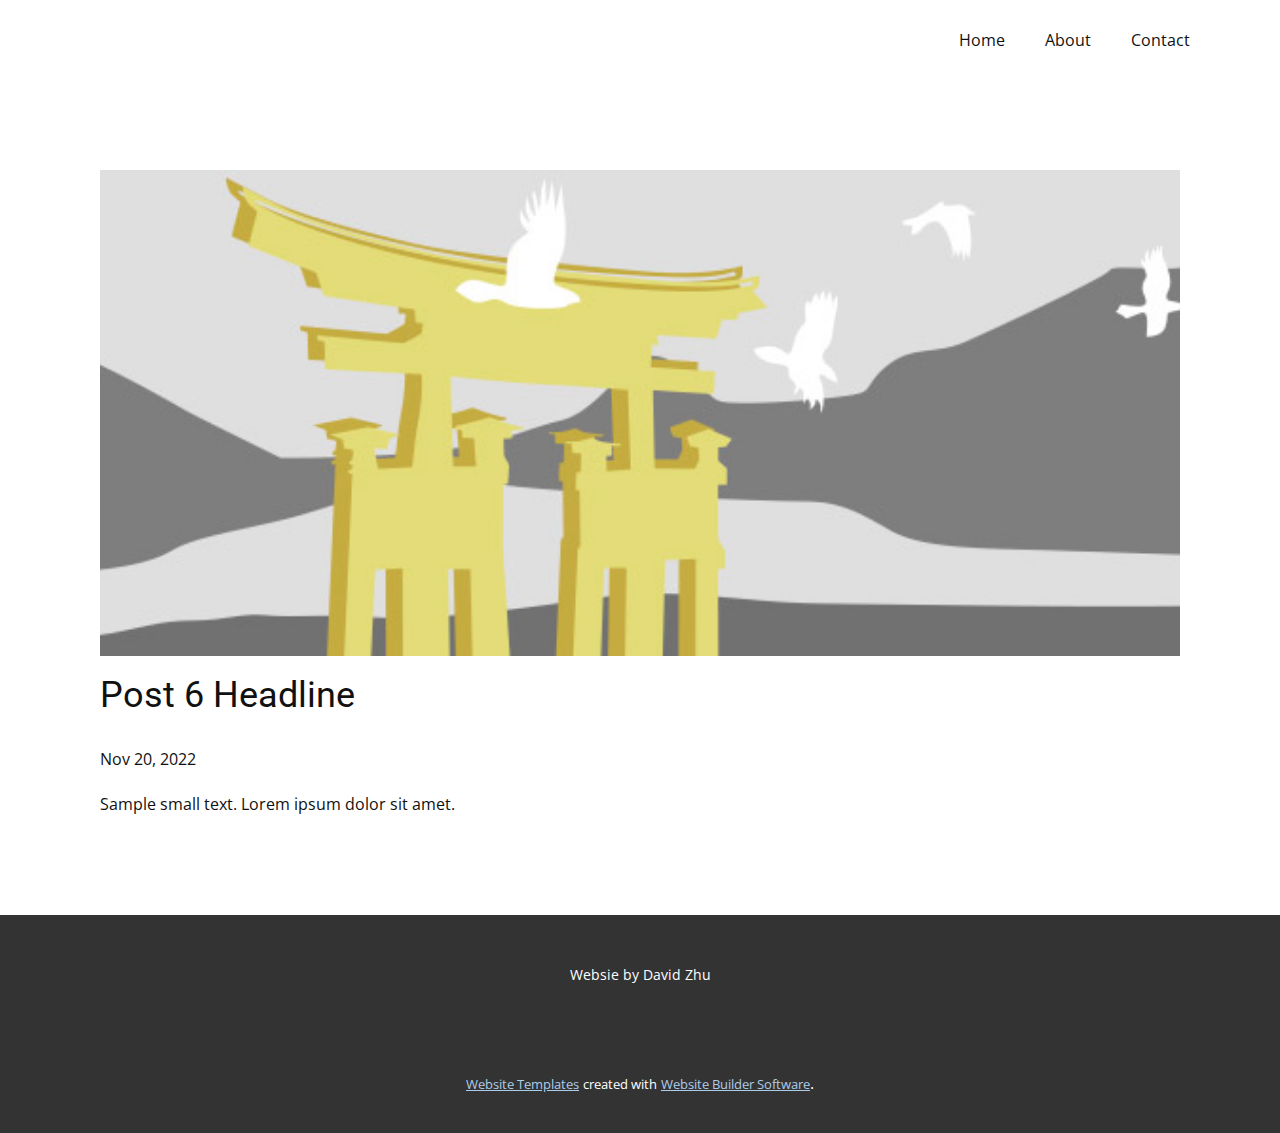
<file: blog/post-5.html>
<!DOCTYPE html>
<html style="font-size: 16px;" lang="en"><head>
    <meta name="viewport" content="width=device-width, initial-scale=1.0">
    <meta charset="utf-8">
    <meta name="keywords" content="Post 1 Headline">
    <meta name="description" content="">
    <title>Post 6 Headline</title>
    <link rel="stylesheet" href="../nicepage.css" media="screen">
<link rel="stylesheet" href="../Post-Template.css" media="screen">
    <script class="u-script" type="text/javascript" src="../jquery.js" defer=""></script>
    <script class="u-script" type="text/javascript" src="../nicepage.js" defer=""></script>
    <meta name="generator" content="Nicepage 5.0.7, nicepage.com">
    <link id="u-theme-google-font" rel="stylesheet" href="https://fonts.googleapis.com/css?family=Roboto:100,100i,300,300i,400,400i,500,500i,700,700i,900,900i|Open+Sans:300,300i,400,400i,500,500i,600,600i,700,700i,800,800i">
    
    
    <script type="application/ld+json">{
		"@context": "http://schema.org",
		"@type": "Organization",
		"name": ""
}</script>
    <meta name="theme-color" content="#478ac9">
  </head>
  <body class="u-body u-xl-mode" data-lang="en"><header class="u-clearfix u-header u-header" id="sec-580f"><div class="u-clearfix u-sheet u-sheet-1">
        <nav class="u-menu u-menu-dropdown u-offcanvas u-menu-1">
          <div class="menu-collapse" style="font-size: 1rem; letter-spacing: 0px;">
            <a class="u-button-style u-custom-left-right-menu-spacing u-custom-padding-bottom u-custom-top-bottom-menu-spacing u-nav-link u-text-active-palette-1-base u-text-hover-palette-2-base" href="#">
              <svg class="u-svg-link" viewBox="0 0 24 24"><use xmlns:xlink="http://www.w3.org/1999/xlink" xlink:href="#menu-hamburger"></use></svg>
              <svg class="u-svg-content" version="1.1" id="menu-hamburger" viewBox="0 0 16 16" x="0px" y="0px" xmlns:xlink="http://www.w3.org/1999/xlink" xmlns="http://www.w3.org/2000/svg"><g><rect y="1" width="16" height="2"></rect><rect y="7" width="16" height="2"></rect><rect y="13" width="16" height="2"></rect>
</g></svg>
            </a>
          </div>
          <div class="u-nav-container">
            <ul class="u-nav u-unstyled u-nav-1"><li class="u-nav-item"><a class="u-button-style u-nav-link u-text-active-palette-1-base u-text-hover-palette-2-base" href="../Home.html" style="padding: 10px 20px;">Home</a>
</li><li class="u-nav-item"><a class="u-button-style u-nav-link u-text-active-palette-1-base u-text-hover-palette-2-base" href="../About.html" style="padding: 10px 20px;">About</a>
</li><li class="u-nav-item"><a class="u-button-style u-nav-link u-text-active-palette-1-base u-text-hover-palette-2-base" href="../Contact.html" style="padding: 10px 20px;">Contact</a>
</li></ul>
          </div>
          <div class="u-nav-container-collapse">
            <div class="u-black u-container-style u-inner-container-layout u-opacity u-opacity-95 u-sidenav">
              <div class="u-inner-container-layout u-sidenav-overflow">
                <div class="u-menu-close"></div>
                <ul class="u-align-center u-nav u-popupmenu-items u-unstyled u-nav-2"><li class="u-nav-item"><a class="u-button-style u-nav-link" href="../Home.html">Home</a>
</li><li class="u-nav-item"><a class="u-button-style u-nav-link" href="../About.html">About</a>
</li><li class="u-nav-item"><a class="u-button-style u-nav-link" href="../Contact.html">Contact</a>
</li></ul>
              </div>
            </div>
            <div class="u-black u-menu-overlay u-opacity u-opacity-70"></div>
          </div>
        </nav>
      </div></header>
    <section class="u-align-center u-clearfix u-section-1" id="sec-018e">
      <div class="u-clearfix u-sheet u-valign-middle-md u-valign-middle-sm u-valign-middle-xs u-sheet-1"><!--post_details--><!--post_details_options_json--><!--{"source":""}--><!--/post_details_options_json--><!--blog_post-->
        <div class="u-container-style u-expanded-width u-post-details u-post-details-1">
          <div class="u-container-layout u-valign-middle u-container-layout-1"><!--blog_post_image-->
            <img alt="" class="u-blog-control u-expanded-width u-image u-image-default u-image-1" src="../images/8ad73f3c.jpeg"><!--/blog_post_image--><!--blog_post_header-->
            <h2 class="u-blog-control u-text u-text-1">Post 6 Headline</h2><!--/blog_post_header--><!--blog_post_metadata-->
            <div class="u-blog-control u-metadata u-metadata-1"><!--blog_post_metadata_date-->
              <span class="u-meta-date u-meta-icon">Nov 20, 2022</span><!--/blog_post_metadata_date--><!--blog_post_metadata_category-->
              <!--/blog_post_metadata_category--><!--blog_post_metadata_comments-->
              <!--/blog_post_metadata_comments-->
            </div><!--/blog_post_metadata--><!--blog_post_content-->
            <div class="u-align-justify u-blog-control u-post-content u-text u-text-2 fr-view">
  Sample small text. Lorem ipsum dolor sit amet.
  </div><!--/blog_post_content-->
          </div>
        </div><!--/blog_post--><!--/post_details-->
      </div>
    </section>
    
    
    <footer class="u-align-center u-clearfix u-footer u-grey-80 u-footer" id="sec-d0e5"><div class="u-clearfix u-sheet u-sheet-1">
        <p class="u-small-text u-text u-text-variant u-text-1">Websie by David Zhu</p>
      </div></footer>
    <section class="u-backlink u-clearfix u-grey-80">
      <a class="u-link" href="https://nicepage.com/website-templates" target="_blank">
        <span>Website Templates</span>
      </a>
      <p class="u-text">
        <span>created with</span>
      </p>
      <a class="u-link" href="" target="_blank">
        <span>Website Builder Software</span>
      </a>. 
    </section>
  
</body></html>
</file>
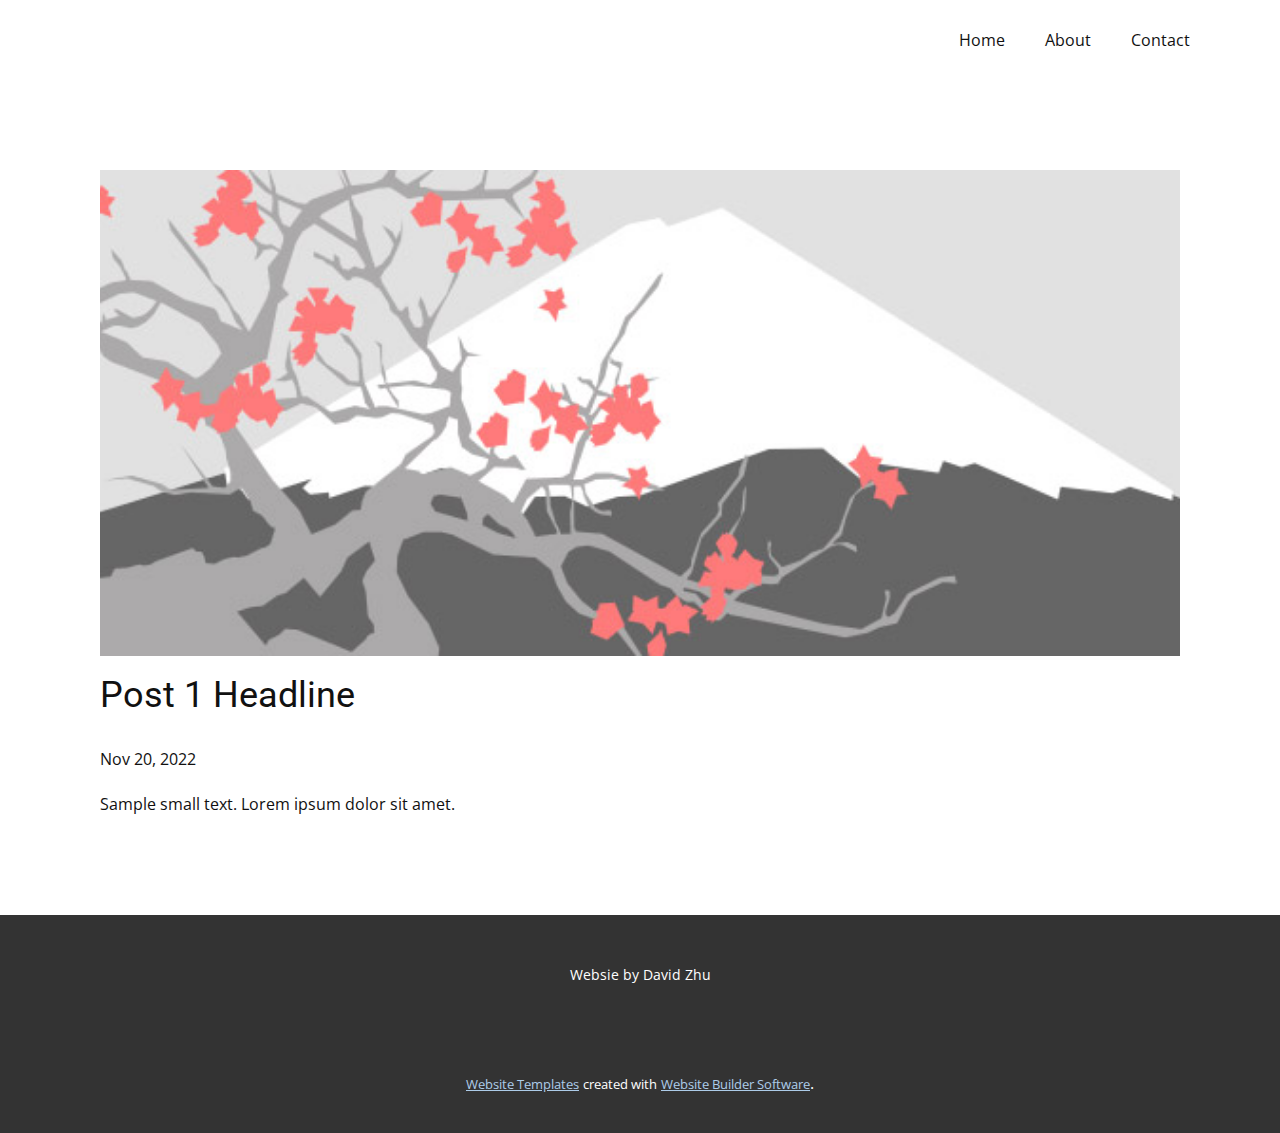
<file: blog/post.html>
<!DOCTYPE html>
<html style="font-size: 16px;" lang="en"><head>
    <meta name="viewport" content="width=device-width, initial-scale=1.0">
    <meta charset="utf-8">
    <meta name="keywords" content="Post 1 Headline">
    <meta name="description" content="">
    <title>Post 1 Headline</title>
    <link rel="stylesheet" href="../nicepage.css" media="screen">
<link rel="stylesheet" href="../Post-Template.css" media="screen">
    <script class="u-script" type="text/javascript" src="../jquery.js" defer=""></script>
    <script class="u-script" type="text/javascript" src="../nicepage.js" defer=""></script>
    <meta name="generator" content="Nicepage 5.0.7, nicepage.com">
    <link id="u-theme-google-font" rel="stylesheet" href="https://fonts.googleapis.com/css?family=Roboto:100,100i,300,300i,400,400i,500,500i,700,700i,900,900i|Open+Sans:300,300i,400,400i,500,500i,600,600i,700,700i,800,800i">
    
    
    <script type="application/ld+json">{
		"@context": "http://schema.org",
		"@type": "Organization",
		"name": ""
}</script>
    <meta name="theme-color" content="#478ac9">
  </head>
  <body class="u-body u-xl-mode" data-lang="en"><header class="u-clearfix u-header u-header" id="sec-580f"><div class="u-clearfix u-sheet u-sheet-1">
        <nav class="u-menu u-menu-dropdown u-offcanvas u-menu-1">
          <div class="menu-collapse" style="font-size: 1rem; letter-spacing: 0px;">
            <a class="u-button-style u-custom-left-right-menu-spacing u-custom-padding-bottom u-custom-top-bottom-menu-spacing u-nav-link u-text-active-palette-1-base u-text-hover-palette-2-base" href="#">
              <svg class="u-svg-link" viewBox="0 0 24 24"><use xmlns:xlink="http://www.w3.org/1999/xlink" xlink:href="#menu-hamburger"></use></svg>
              <svg class="u-svg-content" version="1.1" id="menu-hamburger" viewBox="0 0 16 16" x="0px" y="0px" xmlns:xlink="http://www.w3.org/1999/xlink" xmlns="http://www.w3.org/2000/svg"><g><rect y="1" width="16" height="2"></rect><rect y="7" width="16" height="2"></rect><rect y="13" width="16" height="2"></rect>
</g></svg>
            </a>
          </div>
          <div class="u-nav-container">
            <ul class="u-nav u-unstyled u-nav-1"><li class="u-nav-item"><a class="u-button-style u-nav-link u-text-active-palette-1-base u-text-hover-palette-2-base" href="../Home.html" style="padding: 10px 20px;">Home</a>
</li><li class="u-nav-item"><a class="u-button-style u-nav-link u-text-active-palette-1-base u-text-hover-palette-2-base" href="../About.html" style="padding: 10px 20px;">About</a>
</li><li class="u-nav-item"><a class="u-button-style u-nav-link u-text-active-palette-1-base u-text-hover-palette-2-base" href="../Contact.html" style="padding: 10px 20px;">Contact</a>
</li></ul>
          </div>
          <div class="u-nav-container-collapse">
            <div class="u-black u-container-style u-inner-container-layout u-opacity u-opacity-95 u-sidenav">
              <div class="u-inner-container-layout u-sidenav-overflow">
                <div class="u-menu-close"></div>
                <ul class="u-align-center u-nav u-popupmenu-items u-unstyled u-nav-2"><li class="u-nav-item"><a class="u-button-style u-nav-link" href="../Home.html">Home</a>
</li><li class="u-nav-item"><a class="u-button-style u-nav-link" href="../About.html">About</a>
</li><li class="u-nav-item"><a class="u-button-style u-nav-link" href="../Contact.html">Contact</a>
</li></ul>
              </div>
            </div>
            <div class="u-black u-menu-overlay u-opacity u-opacity-70"></div>
          </div>
        </nav>
      </div></header>
    <section class="u-align-center u-clearfix u-section-1" id="sec-018e">
      <div class="u-clearfix u-sheet u-valign-middle-md u-valign-middle-sm u-valign-middle-xs u-sheet-1"><!--post_details--><!--post_details_options_json--><!--{"source":""}--><!--/post_details_options_json--><!--blog_post-->
        <div class="u-container-style u-expanded-width u-post-details u-post-details-1">
          <div class="u-container-layout u-valign-middle u-container-layout-1"><!--blog_post_image-->
            <img alt="" class="u-blog-control u-expanded-width u-image u-image-default u-image-1" src="../images/0fd3416c.jpeg"><!--/blog_post_image--><!--blog_post_header-->
            <h2 class="u-blog-control u-text u-text-1">Post 1 Headline</h2><!--/blog_post_header--><!--blog_post_metadata-->
            <div class="u-blog-control u-metadata u-metadata-1"><!--blog_post_metadata_date-->
              <span class="u-meta-date u-meta-icon">Nov 20, 2022</span><!--/blog_post_metadata_date--><!--blog_post_metadata_category-->
              <!--/blog_post_metadata_category--><!--blog_post_metadata_comments-->
              <!--/blog_post_metadata_comments-->
            </div><!--/blog_post_metadata--><!--blog_post_content-->
            <div class="u-align-justify u-blog-control u-post-content u-text u-text-2 fr-view">
  Sample small text. Lorem ipsum dolor sit amet.
  </div><!--/blog_post_content-->
          </div>
        </div><!--/blog_post--><!--/post_details-->
      </div>
    </section>
    
    
    <footer class="u-align-center u-clearfix u-footer u-grey-80 u-footer" id="sec-d0e5"><div class="u-clearfix u-sheet u-sheet-1">
        <p class="u-small-text u-text u-text-variant u-text-1">Websie by David Zhu</p>
      </div></footer>
    <section class="u-backlink u-clearfix u-grey-80">
      <a class="u-link" href="https://nicepage.com/website-templates" target="_blank">
        <span>Website Templates</span>
      </a>
      <p class="u-text">
        <span>created with</span>
      </p>
      <a class="u-link" href="" target="_blank">
        <span>Website Builder Software</span>
      </a>. 
    </section>
  
</body></html>
</file>
